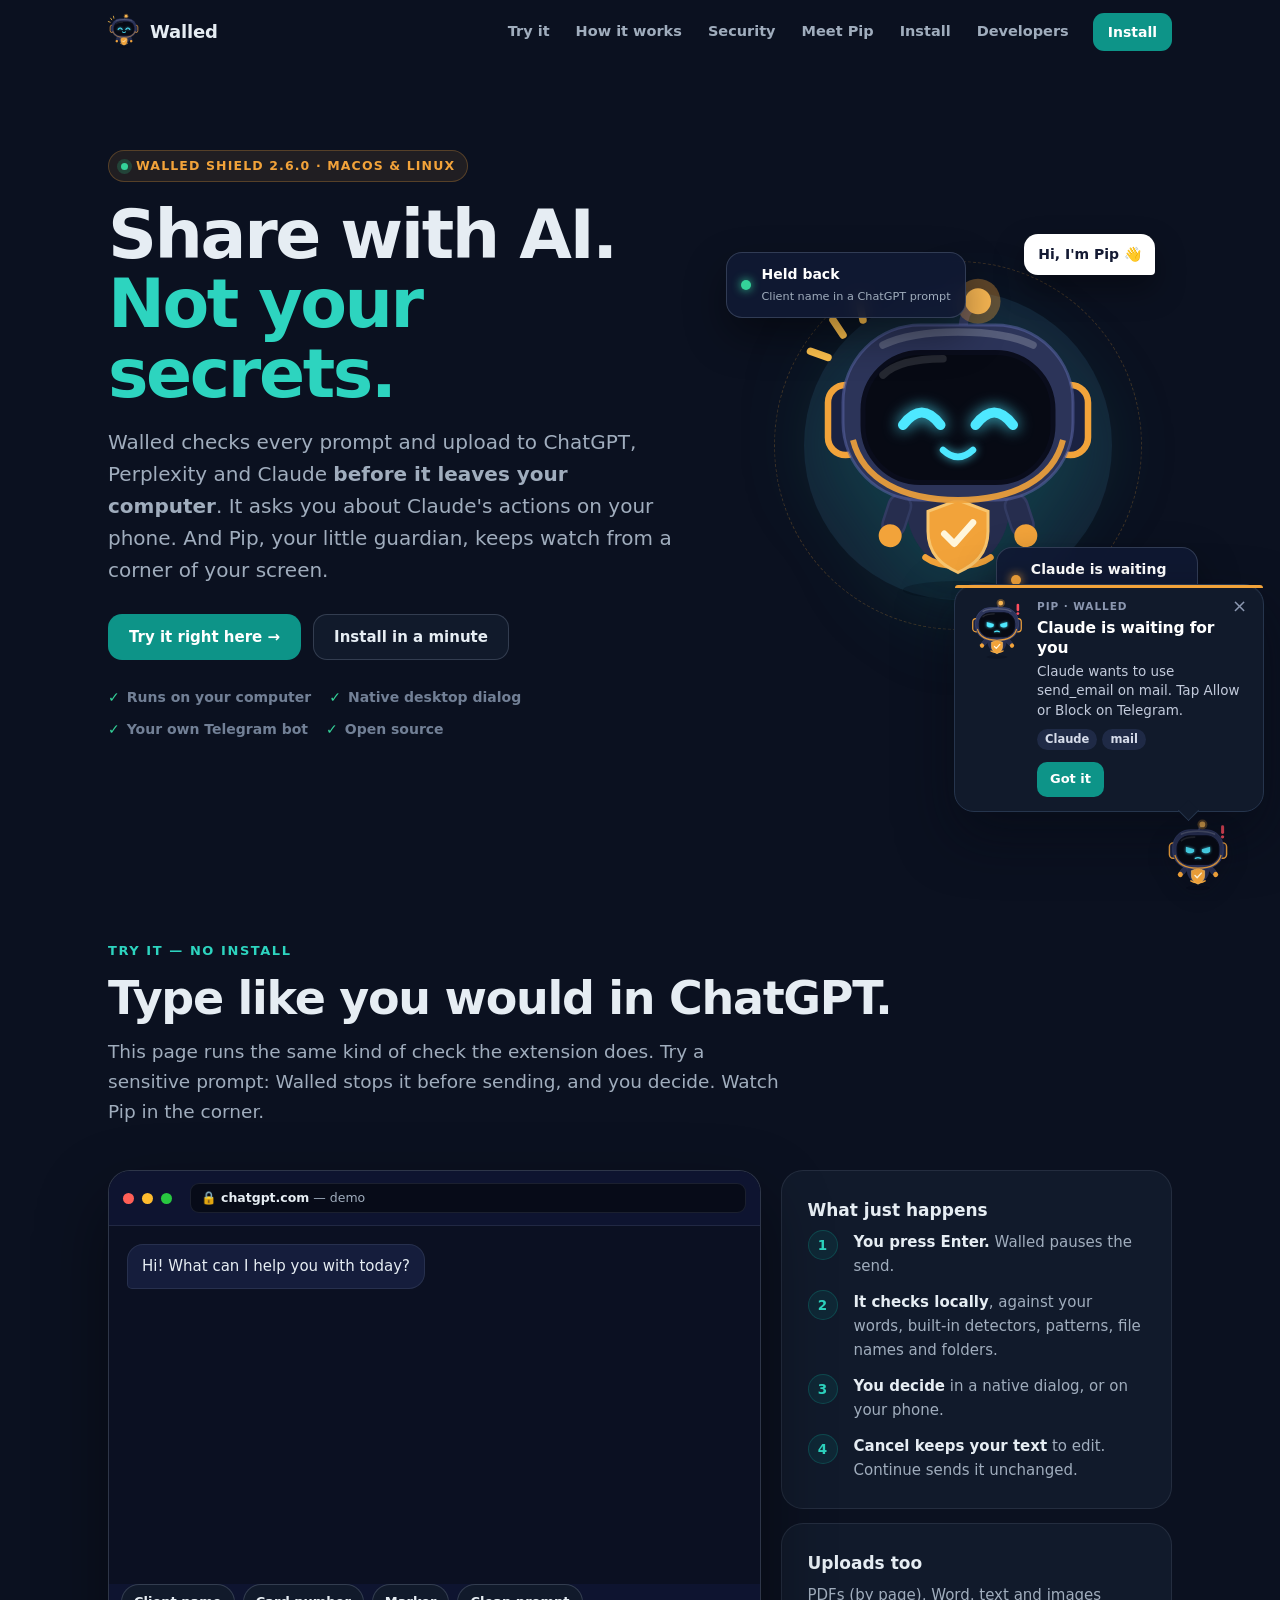
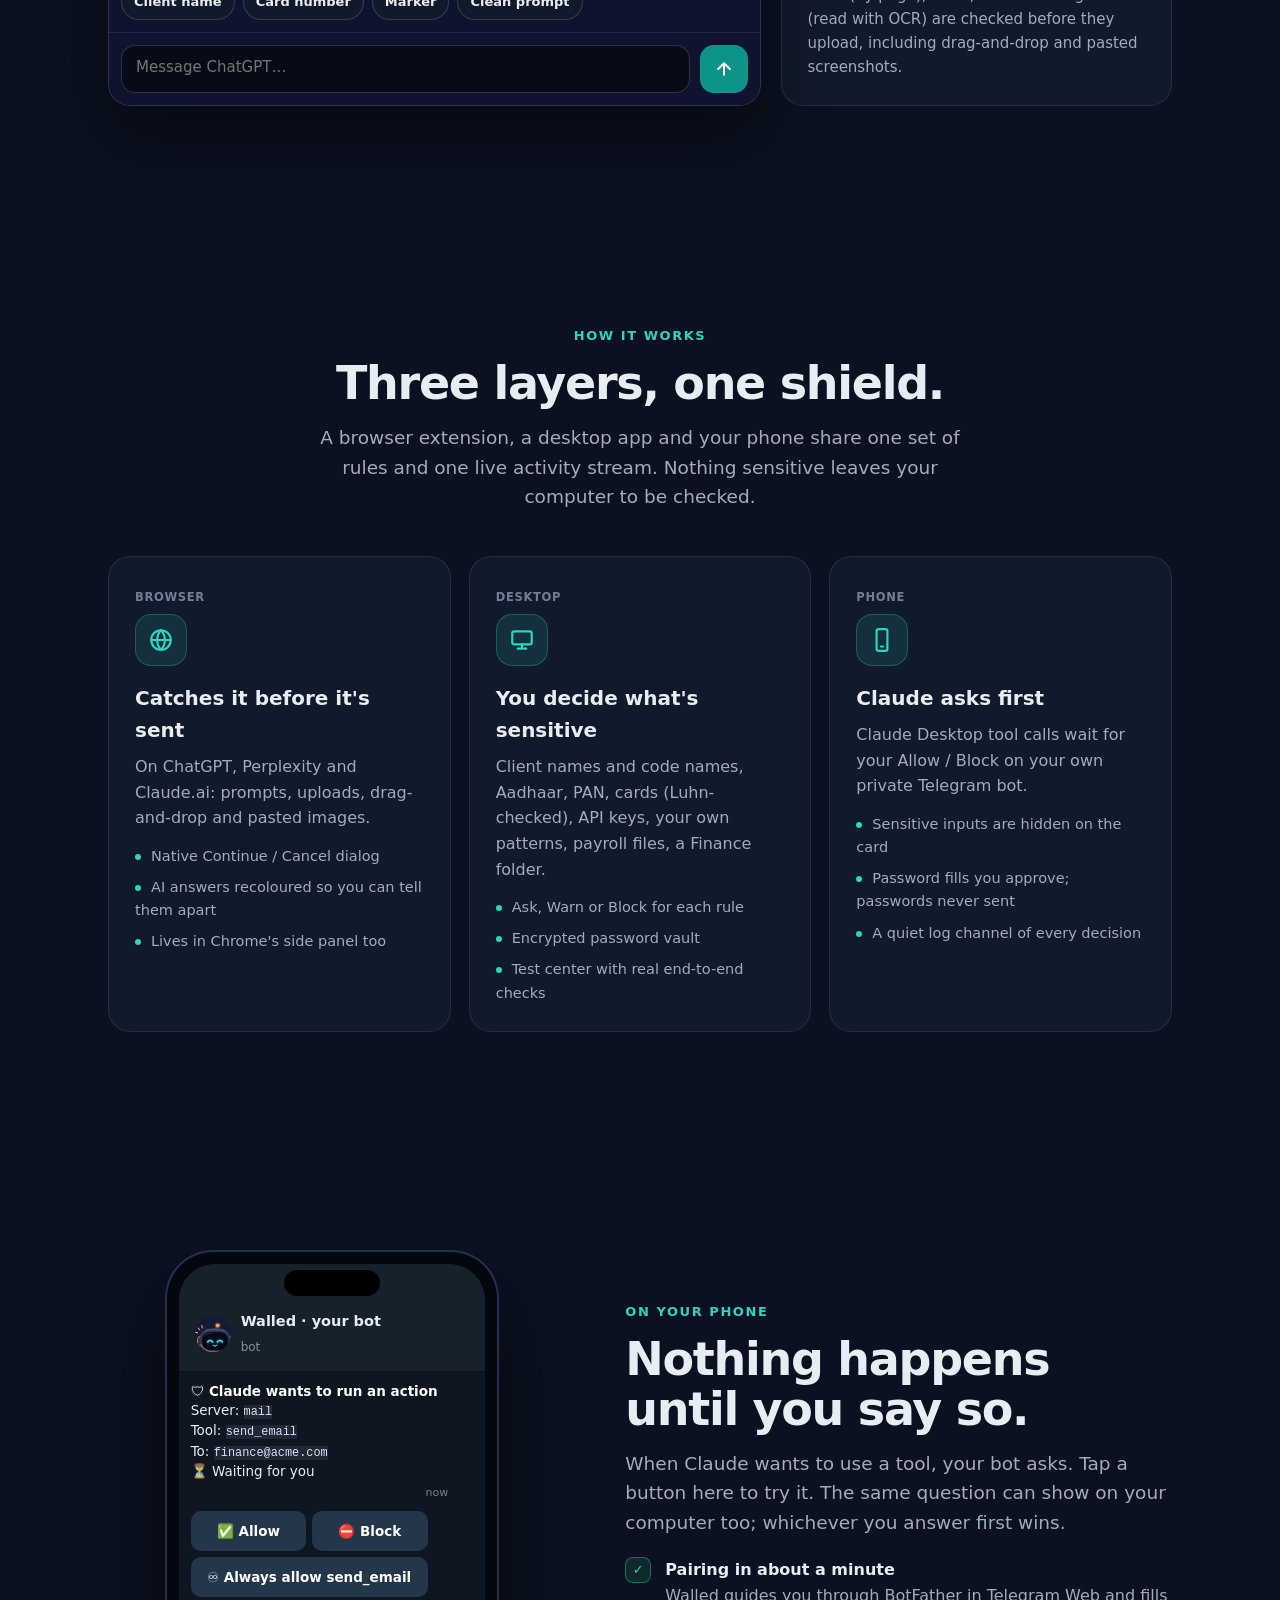
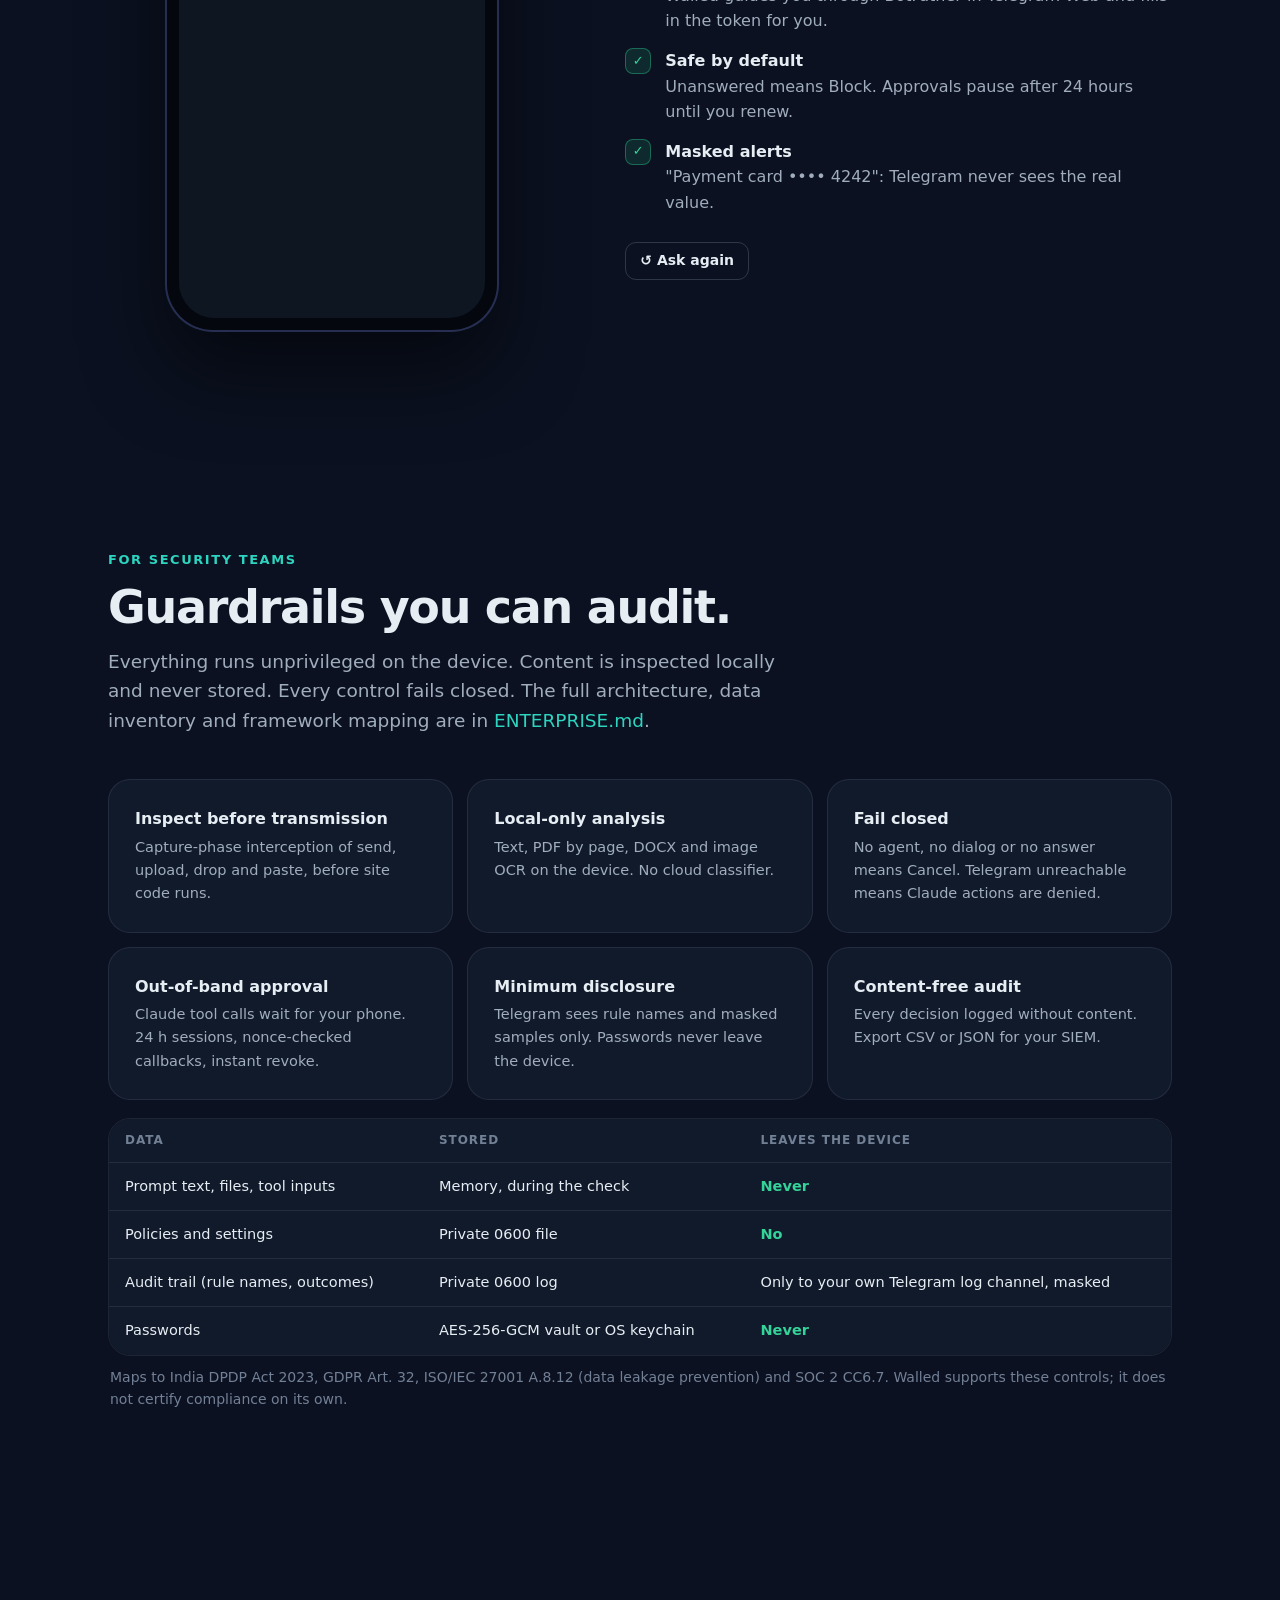
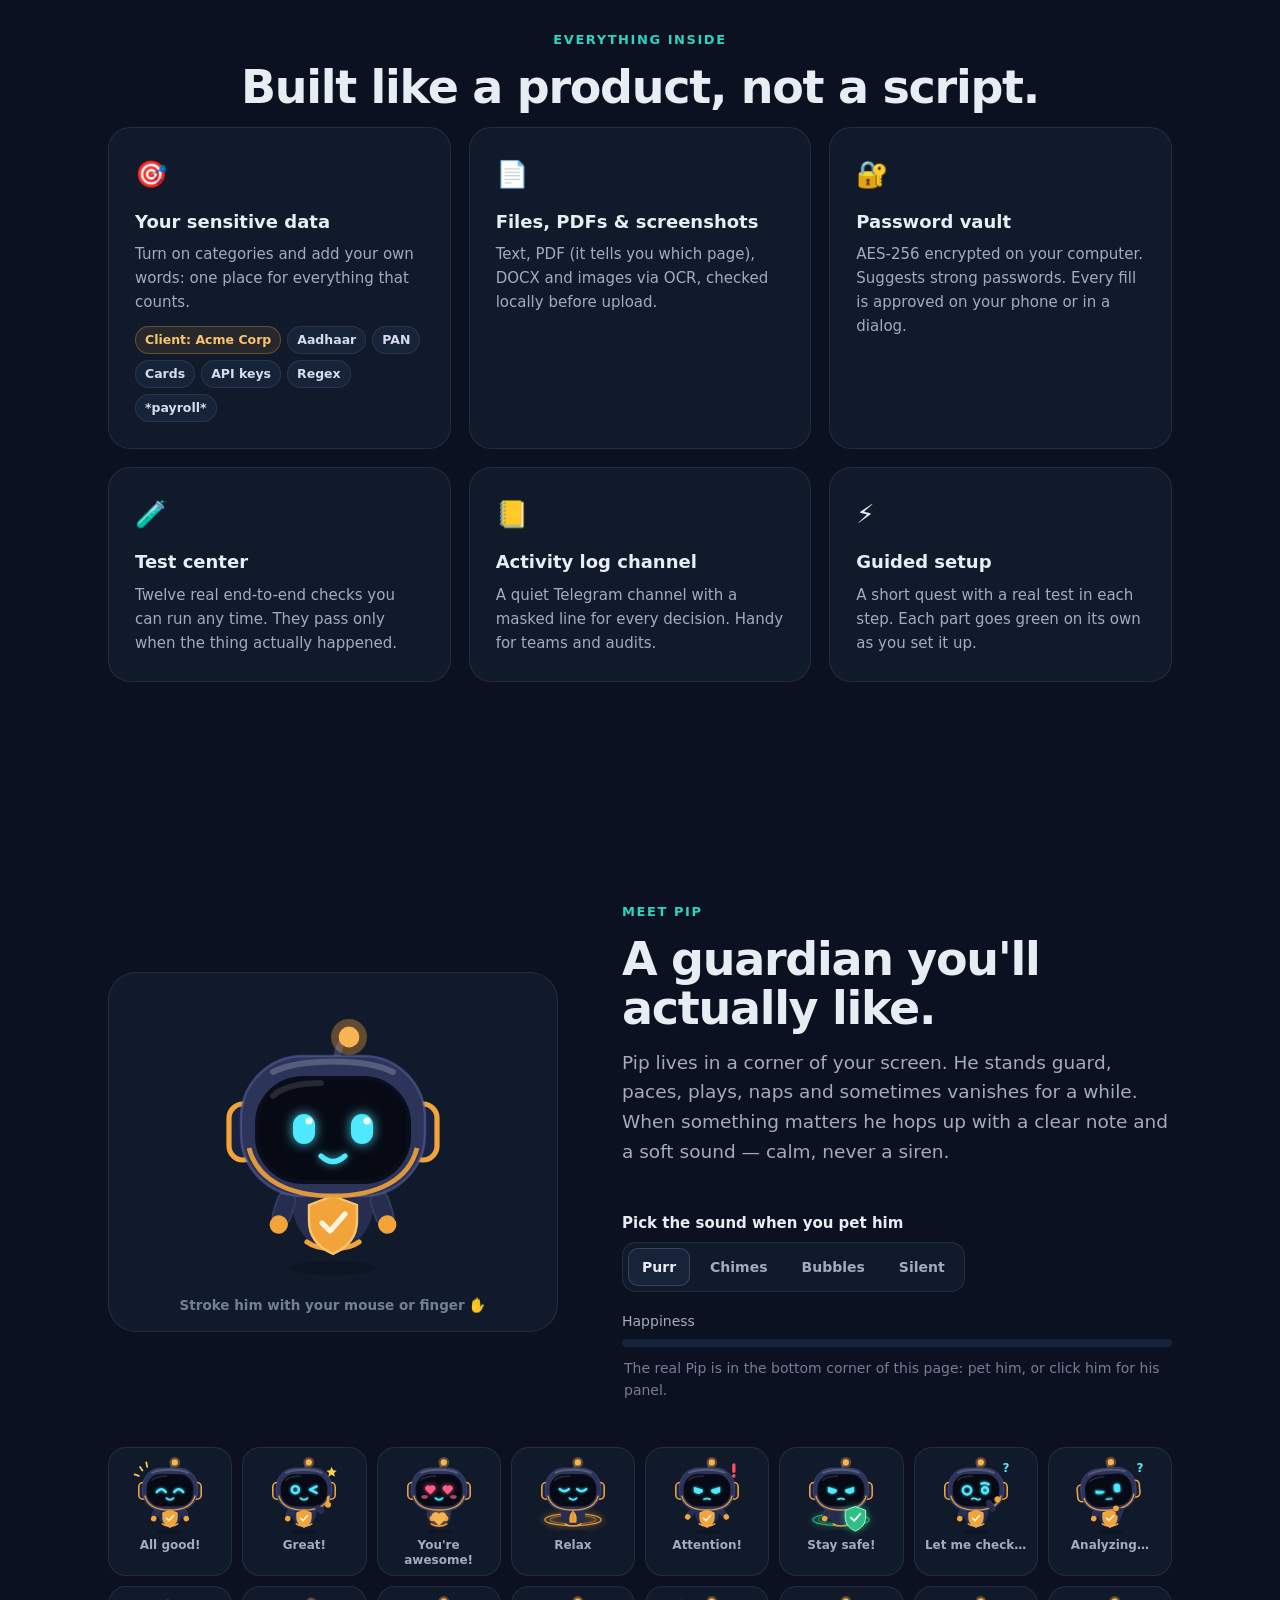
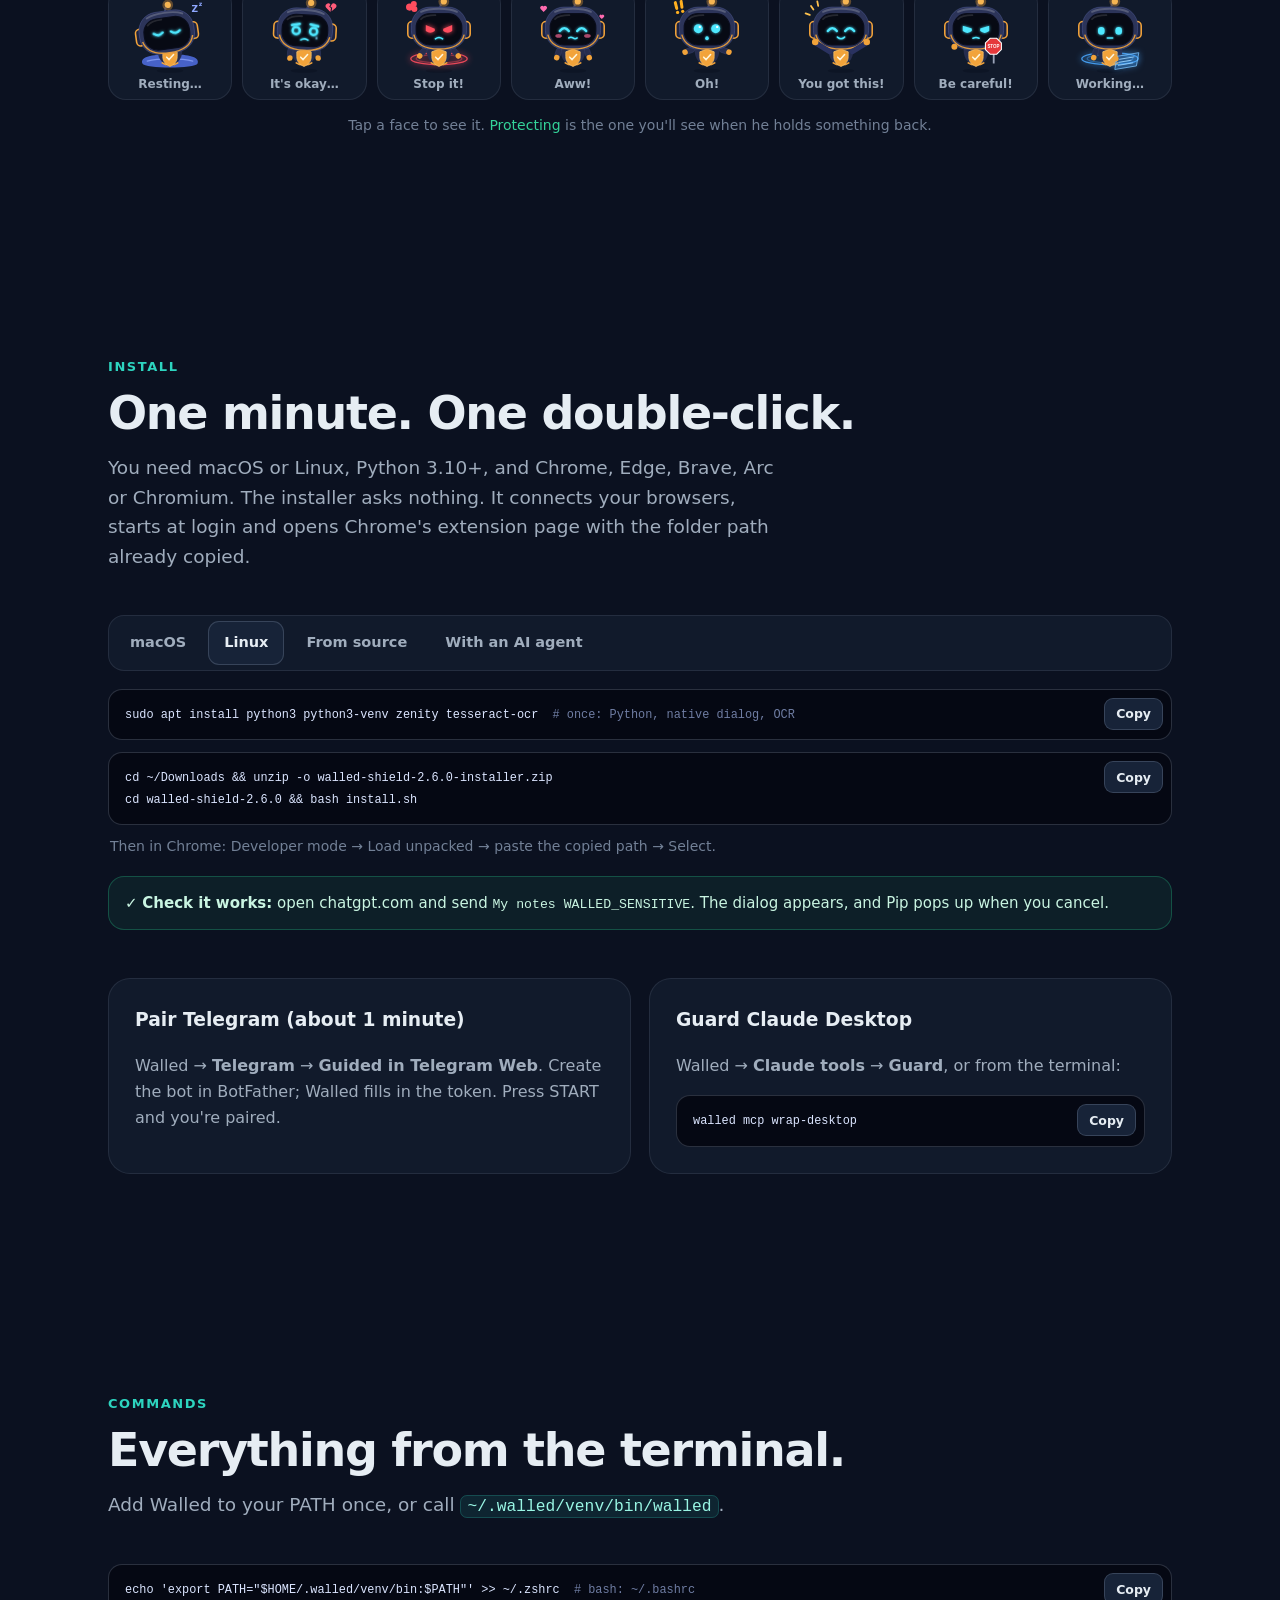
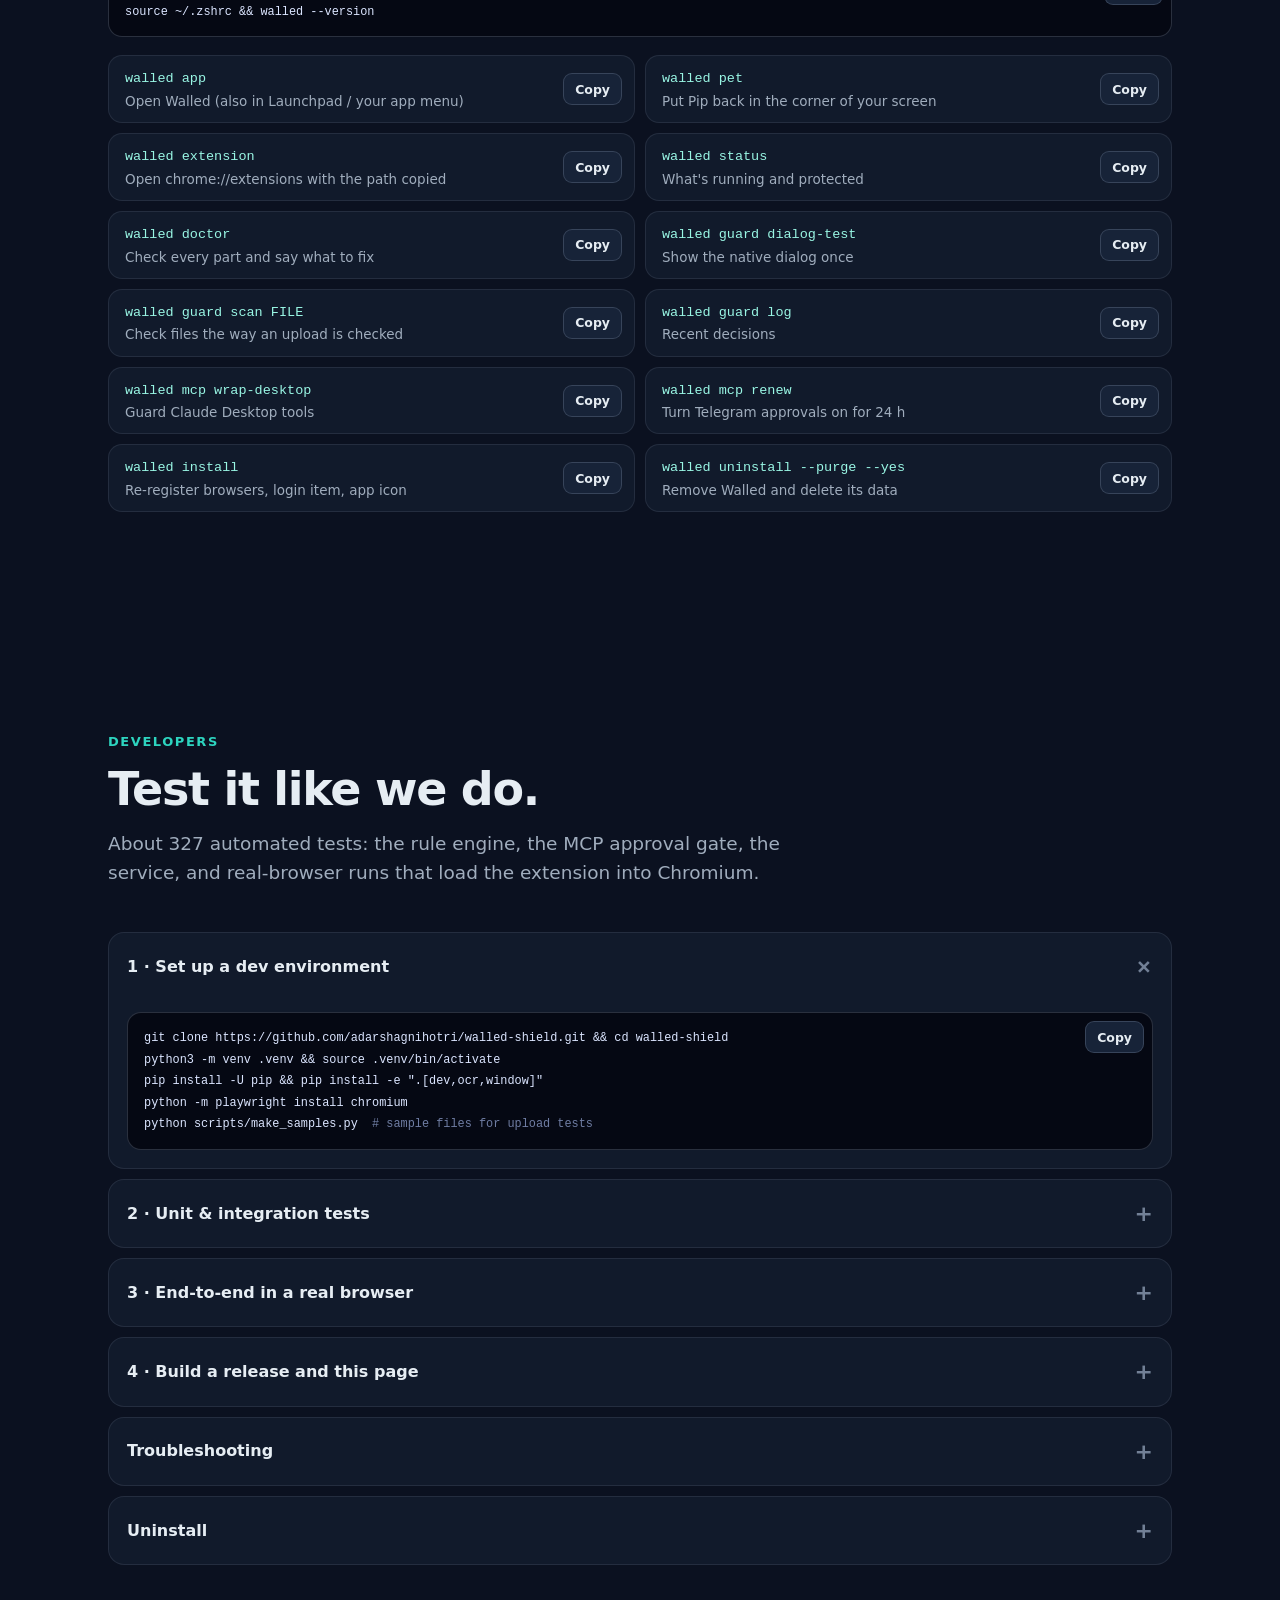
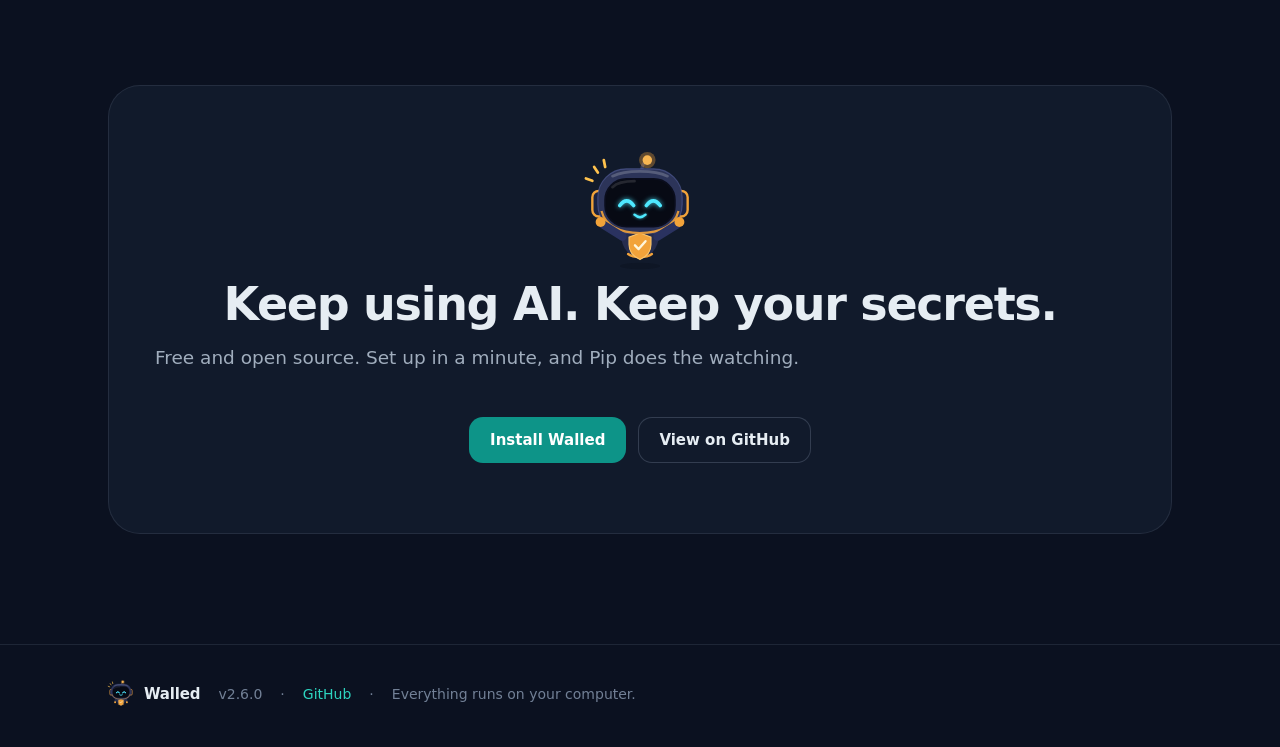
<file: site/index.html>
<!doctype html>
<html lang="en">
<head>
<meta charset="utf-8">
<meta name="viewport" content="width=device-width, initial-scale=1, viewport-fit=cover">
<meta name="theme-color" content="#0b1020">
<title>Walled — guard what you share with AI</title>
<meta name="description" content="Walled checks what you send to ChatGPT, Perplexity and Claude before it leaves your computer, asks you about Claude's actions on your phone, and keeps your passwords local. Meet Pip, your little guardian.">
<link rel="icon" href="[data-uri]">
<style>
:root{
  --bg:#0b1120;--bg2:#0f172a;--card:#111a2b;--card2:#172338;--line:rgba(148,163,184,.14);--line2:rgba(148,163,184,.26);
  --text:#e6edf3;--muted:#a0adbd;--dim:#728096;
  --sig:#0d9488;--sig2:#2dd4bf;--amb:#f2a33a;--cy:#4ee8ff;--ok:#34d399;--bad:#f87171;
  --r:22px;--pad:clamp(18px,4vw,28px);--max:1120px;
  --font:Inter,ui-sans-serif,system-ui,-apple-system,"Segoe UI",Roboto,sans-serif;
  --mono:ui-monospace,SFMono-Regular,Menlo,Consolas,monospace;
}
*{box-sizing:border-box}
html{scroll-behavior:smooth;scroll-padding-top:76px;-webkit-text-size-adjust:100%}
body{margin:0;background:var(--bg);color:var(--text);font:400 16px/1.6 var(--font);-webkit-font-smoothing:antialiased;overflow-x:hidden}
img,svg{max-width:100%}
a{color:var(--sig2);text-decoration:none}
a:hover{text-decoration:underline}
button{font:inherit;color:inherit}
:focus-visible{outline:2px solid var(--sig2);outline-offset:3px;border-radius:8px}
code,kbd{font-family:var(--mono);font-size:.88em}
p code,li code,td code,.inline{background:rgba(45,212,191,.1);border:1px solid rgba(45,212,191,.22);color:#99f6e4;padding:1px 6px;border-radius:7px;white-space:nowrap}
kbd{background:var(--card2);border:1px solid var(--line2);border-bottom-width:2px;padding:1px 6px;border-radius:6px}
.wrap{width:100%;max-width:var(--max);margin:0 auto;padding:0 var(--pad)}
.sr{position:absolute;width:1px;height:1px;overflow:hidden;clip:rect(0 0 0 0)}

/* ---------- nav */
.nav{position:fixed;inset:0 0 auto;z-index:50;transition:background .3s,border-color .3s;border-bottom:1px solid transparent}
.nav.solid{background:rgba(8,12,26,.78);backdrop-filter:saturate(1.4) blur(14px);-webkit-backdrop-filter:saturate(1.4) blur(14px);border-color:var(--line)}
.nav .wrap{display:flex;align-items:center;height:64px;gap:16px}
.brand{display:flex;align-items:center;gap:10px;color:var(--text);font-weight:800;font-size:18px;letter-spacing:-.01em}
.brand:hover{text-decoration:none}.brand .pa{--pa-size:32px}
.nav-links{display:flex;gap:26px;margin-left:auto;font-weight:600;font-size:14.5px}
.nav-links a{color:var(--muted)}.nav-links a:hover{color:var(--text);text-decoration:none}
.nav .btn{margin-left:8px}
.burger{display:none;margin-left:auto;width:44px;height:44px;border-radius:12px;border:1px solid var(--line2);background:var(--card);cursor:pointer;place-items:center}
.burger span{display:block;width:18px;height:2px;background:var(--text);border-radius:2px;position:relative;transition:transform .25s}
.burger span::before,.burger span::after{content:"";position:absolute;left:0;width:18px;height:2px;background:var(--text);border-radius:2px;transition:transform .25s,top .25s}
.burger span::before{top:-6px}.burger span::after{top:6px}
.menu-open .burger span{background:transparent}.menu-open .burger span::before{top:0;transform:rotate(45deg)}.menu-open .burger span::after{top:0;transform:rotate(-45deg)}
.sheet{position:fixed;inset:64px 0 auto;z-index:49;background:rgba(8,12,26,.97);backdrop-filter:blur(14px);border-bottom:1px solid var(--line);padding:10px var(--pad) 22px;display:none}
.menu-open .sheet{display:grid;gap:4px;animation:drop .25s ease-out}
.sheet a{color:var(--text);font-weight:650;font-size:18px;padding:12px 4px;border-bottom:1px solid var(--line)}
.sheet a:last-child{border:0;margin-top:10px;text-align:center}

/* ---------- buttons */
.btn{display:inline-flex;align-items:center;justify-content:center;gap:8px;min-height:46px;padding:0 20px;border-radius:14px;font-weight:750;font-size:15px;border:1px solid var(--line2);background:var(--card);color:var(--text);cursor:pointer;white-space:nowrap;transition:transform .15s,filter .15s,box-shadow .2s}
.btn:hover{text-decoration:none;filter:brightness(1.12);transform:translateY(-1px)}
.btn.primary{background:var(--sig);border-color:transparent;color:#fff}.btn.primary:hover{background:#0f766e;filter:none}
.btn.small{min-height:38px;padding:0 14px;font-size:14px;border-radius:11px}
.btn.ghost{background:transparent}

/* ---------- hero */
.hero{position:relative;padding:clamp(108px,16vw,150px) 0 clamp(40px,8vw,90px);overflow:hidden}

.hero .grid{position:relative;display:grid;grid-template-columns:1.15fr .85fr;gap:clamp(24px,5vw,56px);align-items:center}
.eyebrow{display:inline-flex;align-items:center;gap:8px;font-size:12.5px;font-weight:750;letter-spacing:.09em;text-transform:uppercase;color:var(--amb);background:rgba(242,163,58,.09);border:1px solid rgba(242,163,58,.26);padding:5px 12px;border-radius:99px}
.eyebrow i{width:7px;height:7px;border-radius:50%;background:var(--ok);box-shadow:0 0 0 4px rgba(46,229,157,.18)}
h1{font-size:clamp(38px,7.2vw,68px);line-height:1.02;letter-spacing:-.035em;margin:18px 0 18px;font-weight:850}
.grad{color:var(--sig2)}
.lede{font-size:clamp(17px,2.2vw,20px);color:var(--muted);margin:0 0 28px;max-width:580px}
.cta{display:flex;gap:12px;flex-wrap:wrap}
.trust{display:flex;gap:10px 18px;flex-wrap:wrap;margin-top:26px;color:var(--dim);font-size:14px;font-weight:600}
.trust span{display:inline-flex;align-items:center;gap:7px}.trust span::before{content:"✓";color:var(--ok);font-weight:900}
.stage{position:relative;display:grid;place-items:center;min-height:clamp(300px,42vw,440px)}
.stage .halo{position:absolute;width:72%;aspect-ratio:1;border-radius:50%;background:#132235}
.stage .ring{position:absolute;width:86%;aspect-ratio:1;border-radius:50%;border:1px dashed rgba(242,163,58,.22);animation:spin 40s linear infinite}
#hero-pip{--pa-size:clamp(200px,30vw,300px);filter:drop-shadow(0 30px 40px rgba(13,148,136,.25));cursor:pointer}
.toast{position:absolute;display:flex;gap:10px;align-items:center;max-width:250px;background:rgba(17,25,52,.92);backdrop-filter:blur(8px);border:1px solid var(--line2);border-radius:16px;padding:10px 14px;font-size:13.5px;font-weight:600;box-shadow:0 18px 40px rgba(0,0,0,.4);animation:floaty 6s ease-in-out infinite}
.toast b{display:block;font-size:14px;color:#fff}.toast small{color:var(--muted);font-weight:500}
.toast .dot{flex:none;width:10px;height:10px;border-radius:50%}
.toast.t1{top:6%;left:-4%}.toast.t2{bottom:12%;right:-6%;animation-delay:-3s}
.toast.t1 .dot{background:var(--ok);box-shadow:0 0 10px var(--ok)}.toast.t2 .dot{background:var(--amb);box-shadow:0 0 10px var(--amb)}
.say{position:absolute;top:2%;right:4%;background:#fff;color:#141a33;font-weight:700;font-size:14px;padding:9px 14px;border-radius:14px 14px 4px 14px;box-shadow:0 14px 30px rgba(0,0,0,.35);transition:opacity .25s,transform .25s}
.say.hide{opacity:0;transform:translateY(6px)}

/* ---------- sections */
section{position:relative;padding:clamp(64px,10vw,110px) 0}
.kicker{font-size:13px;font-weight:800;letter-spacing:.12em;text-transform:uppercase;color:var(--sig2);margin-bottom:12px;display:block}
h2{font-size:clamp(30px,4.6vw,46px);line-height:1.08;letter-spacing:-.028em;margin:0 0 14px;font-weight:820}
.sub{font-size:clamp(16px,2vw,18.5px);color:var(--muted);max-width:680px;margin:0 0 clamp(28px,5vw,44px)}
.center{text-align:center}.center .sub{margin-left:auto;margin-right:auto}
.card{background:var(--card);border:1px solid var(--line);border-radius:var(--r);padding:clamp(18px,3vw,26px)}
.reveal{opacity:0;transform:translateY(22px);transition:opacity .7s ease,transform .7s cubic-bezier(.2,.8,.2,1)}
.reveal.in{opacity:1;transform:none}

/* ---------- demo: chat */
.demo{display:grid;grid-template-columns:1.25fr .75fr;gap:20px;align-items:stretch}
.window{background:#0b1022;border:1px solid var(--line2);border-radius:var(--r);overflow:hidden;box-shadow:0 30px 70px rgba(0,0,0,.45);display:flex;flex-direction:column;min-height:440px;position:relative}
.bar{display:flex;align-items:center;gap:8px;padding:12px 14px;border-bottom:1px solid var(--line);background:#0e1430}
.bar i{width:11px;height:11px;border-radius:50%;background:#3a4366}.bar i:nth-child(1){background:#ff5f57}.bar i:nth-child(2){background:#febc2e}.bar i:nth-child(3){background:#28c840}
.bar .url{margin-left:10px;flex:1;min-width:0;background:#070b18;border:1px solid var(--line);border-radius:9px;padding:4px 10px;font-size:12.5px;color:var(--muted);white-space:nowrap;overflow:hidden;text-overflow:ellipsis}
.bar .url b{color:var(--text);font-weight:600}
.chat{flex:1;padding:18px;display:flex;flex-direction:column;gap:12px;overflow:auto;max-height:420px}
.msg{max-width:84%;padding:10px 14px;border-radius:16px;font-size:15px;line-height:1.5;animation:pop .3s ease-out}
.msg.ai{background:#151d3c;border:1px solid var(--line);align-self:flex-start;border-bottom-left-radius:5px}
.msg.me{background:#1d3b45;align-self:flex-end;border-bottom-right-radius:5px}
.msg.sys{align-self:center;background:transparent;color:var(--dim);font-size:13px;padding:2px}
.composer{border-top:1px solid var(--line);padding:12px;display:flex;gap:10px;align-items:flex-end;background:#0e1430}
.composer textarea{flex:1;min-width:0;resize:none;background:#070b18;border:1px solid var(--line2);border-radius:14px;color:var(--text);font:15px/1.45 var(--font);padding:11px 14px;min-height:48px;max-height:140px}
.composer textarea:focus{outline:none;border-color:var(--sig2);box-shadow:0 0 0 3px rgba(45,212,191,.2)}
.send{flex:none;width:48px;height:48px;border-radius:14px;border:0;background:var(--sig);color:#fff;cursor:pointer;display:grid;place-items:center}
.send svg{width:20px;height:20px}
.tries{display:flex;gap:8px;flex-wrap:wrap;padding:0 12px 12px;background:#0e1430}
.tries button{cursor:pointer;border:1px solid var(--line2);background:var(--card);border-radius:99px;padding:7px 12px;font-size:13px;font-weight:650;min-height:36px}
.tries button:hover{border-color:var(--sig2)}
.side{display:grid;gap:14px;align-content:start}
.side .card h3{margin:0 0 6px;font-size:17px}.side .card p{margin:0;color:var(--muted);font-size:15px}
.steps{list-style:none;margin:0;padding:0;display:grid;gap:12px}
.steps li{display:grid;grid-template-columns:34px 1fr;gap:12px;align-items:start;color:var(--muted);font-size:15px}
.steps li b{color:var(--text)}
.steps .n{width:30px;height:30px;border-radius:50%;display:grid;place-items:center;font-weight:800;font-size:13.5px;color:var(--sig2);background:rgba(13,148,136,.12);border:1px solid rgba(13,148,136,.3)}
.steps li.done .n{background:rgba(46,229,157,.14);border-color:rgba(46,229,157,.4);color:var(--ok)}
/* native-looking dialog */
.scrim{position:absolute;inset:0;background:rgba(4,7,16,.55);backdrop-filter:blur(3px);display:grid;place-items:center;padding:16px;z-index:3;animation:fade .2s}
.scrim[hidden]{display:none}
.alert{width:min(380px,100%);background:#ecedf1;color:#1c1d21;border-radius:16px;box-shadow:0 30px 80px rgba(0,0,0,.6);padding:20px 20px 16px;text-align:center;font:13px/1.45 -apple-system,BlinkMacSystemFont,"Segoe UI",sans-serif;animation:alertIn .28s cubic-bezier(.2,1.2,.3,1)}
.alert .icon{width:58px;height:58px;margin:0 auto 10px;border-radius:14px;overflow:hidden;background:#141a35;display:grid;place-items:center}
.alert .icon .pa{--pa-size:62px;margin-top:10px}
.alert h4{margin:0 0 6px;font-size:14px;font-weight:700}
.alert p{margin:0 0 10px;color:#3a3c44}
.alert .detail{background:#fff;border:1px solid #d5d7de;border-radius:8px;padding:8px 10px;text-align:left;font-size:12.5px;color:#2a2c33;margin-bottom:14px;max-height:110px;overflow:auto;white-space:pre-wrap;word-break:break-word}
.alert .row{display:flex;gap:8px}
.alert button{flex:1;min-height:36px;border-radius:9px;border:0;font-weight:600;cursor:pointer;font-size:13.5px}
.alert .cancel{background:#1f7aff;color:#fff}.alert .go{background:#d9dbe1;color:#1c1d21}
.alert .via{margin-top:10px;font-size:11.5px;color:#6b6e78}

/* ---------- layers */
.layers{display:grid;grid-template-columns:repeat(3,1fr);gap:18px;position:relative}
.layer{position:relative;overflow:hidden}
.layer .ico{width:52px;height:52px;border-radius:16px;display:grid;place-items:center;margin-bottom:16px;background:rgba(45,212,191,.12);border:1px solid rgba(45,212,191,.28)}
.layer .ico svg{width:26px;height:26px;stroke:var(--sig2);fill:none;stroke-width:2;stroke-linecap:round;stroke-linejoin:round}
.layer h3{margin:0 0 8px;font-size:20px}.layer p{margin:0 0 14px;color:var(--muted)}
.layer ul{margin:0;padding:0;list-style:none;display:grid;gap:8px;font-size:14.5px;color:var(--muted)}
.layer li::before{content:"";display:inline-block;width:6px;height:6px;border-radius:50%;background:var(--sig2);margin-right:10px;vertical-align:middle}
.tag{display:inline-block;font-size:11.5px;font-weight:750;letter-spacing:.06em;text-transform:uppercase;color:var(--dim);margin-bottom:8px}

/* ---------- phone */
.phone-wrap{display:grid;grid-template-columns:.9fr 1.1fr;gap:clamp(24px,6vw,70px);align-items:center}
.phone{width:min(330px,100%);margin:0 auto;aspect-ratio:9/18.5;border-radius:46px;background:#05070f;padding:12px;box-shadow:0 0 0 2px #262f52,0 40px 80px rgba(0,0,0,.55);position:relative}
.phone::before{content:"";position:absolute;top:18px;left:50%;transform:translateX(-50%);width:96px;height:26px;border-radius:20px;background:#000;z-index:2}
.screen{height:100%;border-radius:36px;overflow:hidden;background:#0e1621;display:flex;flex-direction:column}
.tg-head{display:flex;align-items:center;gap:10px;padding:46px 16px 12px;background:#17212b;border-bottom:1px solid #0d141c}
.tg-head .av{width:36px;height:36px;border-radius:50%;background:#141a35;display:grid;place-items:center;overflow:hidden}.tg-head .av .pa{--pa-size:40px;margin-top:8px}
.tg-head b{display:block;font-size:14.5px}.tg-head small{color:#7f91a4;font-size:12px}
.tg-body{flex:1;padding:14px 12px;display:flex;flex-direction:column;gap:10px;overflow:auto;background:#0e1621;border-radius:16px 16px 16px 6px;padding:10px 12px;font-size:13.5px;line-height:1.45;max-width:92%;animation:pop .3s ease-out}
.bubble b{color:#fff}.bubble code{background:rgba(255,255,255,.08);border:0;color:#cfe1ff;white-space:normal}
.bubble .meta{color:#6f8396;font-size:11px;text-align:right;margin-top:4px}
.kb{display:grid;grid-template-columns:1fr 1fr;gap:6px;max-width:92%}
.kb button{min-height:40px;border-radius:10px;border:0;background:#24364a;color:#fff;font-weight:650;font-size:13.5px;cursor:pointer}
.kb button.wide{grid-column:1/-1}
.kb button:hover{background:#2f4660}
.kb[aria-disabled="true"] button{opacity:.45;pointer-events:none}
.ptext h3{font-size:20px;margin:0 0 6px}.ptext p{color:var(--muted);margin:0 0 20px}
.feat-list{display:grid;gap:14px;margin:0 0 26px;padding:0;list-style:none}
.feat-list li{display:grid;grid-template-columns:28px 1fr;gap:12px;color:var(--muted)}
.feat-list li b{color:var(--text);display:block}
.feat-list .ck{width:26px;height:26px;border-radius:8px;background:rgba(46,229,157,.12);border:1px solid rgba(46,229,157,.35);color:var(--ok);display:grid;place-items:center;font-weight:900;font-size:13px}

/* ---------- features */
.guards{display:grid;grid-template-columns:repeat(3,1fr);gap:14px}
.guards b{display:block;font-size:16px;margin-bottom:4px}.guards p{margin:0;color:var(--muted);font-size:14.5px}
.dtable{margin-top:18px;overflow-x:auto;border:1px solid var(--line);border-radius:var(--r)}
.dtable table{width:100%;border-collapse:collapse;min-width:560px;background:var(--card)}
.dtable th,.dtable td{text-align:left;padding:12px 16px;border-bottom:1px solid var(--line);font-size:14.5px}
.dtable th{font-size:12px;letter-spacing:.08em;text-transform:uppercase;color:var(--dim)}
.dtable tr:last-child td{border-bottom:0}.dtable td.no{color:var(--ok);font-weight:650}
.features{display:grid;grid-template-columns:repeat(3,1fr);gap:18px}
.feature h3{margin:12px 0 6px;font-size:18px}.feature p{margin:0;color:var(--muted);font-size:15px}
.feature .em{font-size:26px}
.chips{display:flex;flex-wrap:wrap;gap:6px;margin-top:12px}
.chips span{font-size:12.5px;font-weight:650;padding:3px 9px;border-radius:99px;background:var(--card2);border:1px solid var(--line);color:#d6dcf0}
.chips span.hot{background:rgba(242,163,58,.1);border-color:rgba(242,163,58,.3);color:#f8c56e}

/* ---------- pip */
.pip-zone{display:grid;grid-template-columns:.9fr 1.1fr;gap:clamp(24px,6vw,64px);align-items:center}
.petbox{position:relative;border-radius:28px;background:var(--card);border:1px solid var(--line);min-height:360px;display:grid;place-items:center;overflow:hidden;touch-action:none;user-select:none;-webkit-user-select:none}
#pet-pip{--pa-size:min(240px,60vw);cursor:grab}
.petbox .hint{position:absolute;bottom:14px;left:0;right:0;text-align:center;color:var(--dim);font-size:13.5px;font-weight:600}
.petbox .hearts{position:absolute;inset:0;pointer-events:none}
.petbox .hearts i{position:absolute;font-style:normal;color:#ff6b9a;font-size:20px;animation:rise 1.4s ease-out forwards}
.meter{height:8px;border-radius:99px;background:var(--card2);overflow:hidden;margin:6px 0 2px}.meter i{display:block;height:100%;width:0;background:#f472b6;transition:width .2s}
.seg{display:inline-flex;flex-wrap:wrap;gap:6px;background:var(--card);border:1px solid var(--line);padding:5px;border-radius:14px;margin:6px 0 18px}
.seg button{cursor:pointer;border:0;background:transparent;color:var(--muted);font-weight:700;font-size:14px;padding:8px 14px;border-radius:10px;min-height:38px}
.seg button[aria-pressed="true"]{background:var(--card2);color:var(--text);box-shadow:inset 0 0 0 1px var(--line2)}
.faces{display:grid;grid-template-columns:repeat(8,1fr);gap:10px;margin-top:clamp(28px,5vw,46px)}
.face{cursor:pointer;border:1px solid var(--line);background:var(--card);border-radius:18px;padding:10px 4px 8px;display:flex;flex-direction:column;align-items:center;gap:2px;transition:transform .15s,border-color .15s}
.face:hover,.face[aria-pressed="true"]{transform:translateY(-3px);border-color:var(--sig2)}
.face .pa{--pa-size:72px}.face span{font-size:12px;font-weight:650;color:var(--muted);text-align:center;line-height:1.2}
.green{color:var(--ok)}

/* ---------- install */
.install{display:grid;grid-template-columns:1fr;gap:18px}
.tabs{display:flex;gap:6px;background:var(--card);border:1px solid var(--line);padding:5px;border-radius:16px;overflow-x:auto;scrollbar-width:none;margin-bottom:18px;max-width:100%}
.tabs::-webkit-scrollbar{display:none}
.tabs button{flex:none;cursor:pointer;border:0;background:transparent;color:var(--muted);font-weight:700;font-size:14.5px;padding:10px 16px;border-radius:11px;min-height:42px}
.tabs button[aria-selected="true"]{background:var(--card2);color:var(--text);box-shadow:inset 0 0 0 1px var(--line2)}
.panel[hidden]{display:none}
.isteps{display:grid;grid-template-columns:repeat(3,1fr);gap:16px}
.istep{position:relative}
.istep .num{font-size:13px;font-weight:800;color:var(--sig2);letter-spacing:.06em}
.istep h3{margin:6px 0 6px;font-size:18px}.istep p{margin:0;color:var(--muted);font-size:15px}
.cmd{position:relative;margin:12px 0 0}
.cmd pre{margin:0;background:#050813;border:1px solid var(--line2);border-radius:14px;padding:14px 16px;padding-right:84px;overflow-x:auto;color:#dbe5ff;font-size:13.5px;line-height:1.6;-webkit-overflow-scrolling:touch}
.cmd pre .c{color:#6f7da3}
.copy{position:absolute;top:9px;right:9px;cursor:pointer;border:1px solid var(--line2);background:var(--card2);color:var(--text);font:700 12.5px var(--font);padding:6px 11px;border-radius:9px;min-height:32px}
.copy:hover{border-color:var(--sig2)}.copy.done{color:var(--ok);border-color:var(--ok)}
.note{color:var(--dim);font-size:14px;margin:10px 2px 0}.note b{color:var(--muted)}
.callout{margin-top:18px;border-radius:16px;padding:14px 16px;background:rgba(46,229,157,.07);border:1px solid rgba(46,229,157,.25);color:#c9f5e2;font-size:15px}

/* ---------- commands */
.cmds{display:grid;grid-template-columns:repeat(2,1fr);gap:10px}
.cmd-row{display:flex;align-items:center;gap:12px;background:var(--card);border:1px solid var(--line);border-radius:14px;padding:12px 12px 12px 16px;min-height:60px}
.cmd-row div{flex:1;min-width:0}
.cmd-row code{display:block;font-size:13.5px;color:#99f6e4;white-space:nowrap;overflow:hidden;text-overflow:ellipsis}
.cmd-row small{display:block;color:var(--muted);font-size:13.5px;line-height:1.35;margin-top:2px}
.cmd-row .copy{position:static;flex:none}

/* ---------- details */
details{background:var(--card);border:1px solid var(--line);border-radius:16px;margin-bottom:10px;overflow:hidden}
details summary{cursor:pointer;list-style:none;padding:16px 18px;font-weight:700;display:flex;align-items:center;gap:12px;min-height:56px}
details summary::-webkit-details-marker{display:none}
details summary::after{content:"+";margin-left:auto;font-size:22px;color:var(--dim);transition:transform .2s}
details[open] summary::after{transform:rotate(45deg)}
details .inner{padding:0 18px 18px;color:var(--muted)}
details .inner p{margin:0 0 8px}
.prompt pre{max-height:380px;white-space:pre-wrap;word-break:break-word}
.two{display:grid;grid-template-columns:1fr 1fr;gap:18px}

/* ---------- final cta + footer */
.final{text-align:center;border-radius:32px;padding:clamp(36px,7vw,70px) var(--pad);background:var(--card);border:1px solid var(--line)}
.final .pa{--pa-size:110px}
footer{padding:36px 0 calc(40px + env(safe-area-inset-bottom));color:var(--dim);font-size:14px;border-top:1px solid var(--line)}
footer .wrap{display:flex;gap:10px 18px;flex-wrap:wrap;align-items:center}
footer .brand{font-size:15px}

@keyframes spin{to{transform:rotate(360deg)}}
@keyframes floaty{50%{transform:translateY(-10px)}}
@keyframes pop{from{opacity:0;transform:translateY(8px) scale(.97)}}
@keyframes fade{from{opacity:0}}
@keyframes drop{from{opacity:0;transform:translateY(-8px)}}
@keyframes alertIn{from{opacity:0;transform:scale(.92)}}
@keyframes rise{0%{opacity:0;transform:translateY(0) scale(.5)}20%{opacity:1}100%{opacity:0;transform:translateY(-90px) scale(1.2)}}

/* ---------- responsive */
@media (max-width:980px){
  .nav-links,.nav .btn.desk{display:none}.burger{display:grid}
  .hero .grid,.demo,.phone-wrap,.pip-zone{grid-template-columns:1fr}
  .stage{order:-1;min-height:300px;margin-top:-10px}
  .toast.t1{left:0}.toast.t2{right:0}
  .layers,.features,.isteps,.guards{grid-template-columns:1fr 1fr}
  .faces{grid-template-columns:repeat(4,1fr)}
  .side{grid-template-columns:1fr 1fr}
}
@media (max-width:640px){
  body{font-size:15.5px}
  .layers,.features,.isteps,.cmds,.two,.side,.guards{grid-template-columns:1fr}
  .cta .btn{flex:1 1 100%}
  .toast{max-width:200px;font-size:12.5px;padding:8px 11px}.toast b{font-size:13px}
  .toast.t1{top:0}.toast.t2{bottom:2%}
  .say{right:0;top:auto;bottom:0}
  .hero{padding-top:84px}.stage{min-height:250px;margin:0 0 6px}
  #hero-pip{--pa-size:190px}
  h1{margin-top:14px}
  .window{min-height:400px}.chat{max-height:340px}
  .faces{grid-template-columns:repeat(4,1fr);gap:8px}.face .pa{--pa-size:58px}.face span{font-size:11px}
  .phone{width:min(290px,86vw)}
  .petbox{min-height:300px}
  .cmd pre{font-size:12.5px;padding-right:16px;padding-top:44px}
}
@media (prefers-reduced-motion:reduce){*,*::before,*::after{animation:none!important;transition:none!important}.reveal{opacity:1;transform:none}}
</style>
</head>
<body>
<a class="sr" href="#main">Skip to content</a>
<header class="nav" id="nav"><div class="wrap">
  <a class="brand" href="#top" aria-label="Walled home"><span data-pip="happy" data-size="32"></span>Walled</a>
  <nav class="nav-links" aria-label="Main"><a href="#demo">Try it</a><a href="#how">How it works</a><a href="#security">Security</a><a href="#pip">Meet Pip</a><a href="#install">Install</a><a href="#developers">Developers</a></nav>
  <a class="btn primary small desk" href="#install">Install</a>
  <button class="burger" id="burger" aria-label="Menu" aria-expanded="false" aria-controls="sheet"><span></span></button>
</div></header>
<nav class="sheet" id="sheet" aria-label="Mobile">
  <a href="#demo">Try it</a><a href="#how">How it works</a><a href="#security">Security</a><a href="#pip">Meet Pip</a><a href="#install">Install</a><a href="#developers">Developers</a>
  <a class="btn primary" href="#install">Install Walled — free</a>
</nav>

<main id="main">
<!-- HERO -->
<section class="hero" id="top"><div class="wrap grid">
  <div>
    <span class="eyebrow"><i></i>Walled Shield 2.6.0 · macOS & Linux</span>
    <h1>Share with AI.<br><span class="grad">Not your secrets.</span></h1>
    <p class="lede">Walled checks every prompt and upload to ChatGPT, Perplexity and Claude <b>before it leaves your computer</b>. It asks you about Claude's actions on your phone. And Pip, your little guardian, keeps watch from a corner of your screen.</p>
    <div class="cta"><a class="btn primary" href="#demo">Try it right here →</a><a class="btn" href="#install">Install in a minute</a></div>
    <div class="trust"><span>Runs on your computer</span><span>Native desktop dialog</span><span>Your own Telegram bot</span><span>Open source</span></div>
  </div>
  <div class="stage" aria-hidden="true">
    <div class="halo"></div><div class="ring"></div>
    <div id="hero-pip" data-pip="happy" data-size="300" data-live="1"></div>
    <div class="say" id="say">Hi, I'm Pip 👋</div>
    <div class="toast t1"><span class="dot"></span><div><b>Held back</b><small>Client name in a ChatGPT prompt</small></div></div>
    <div class="toast t2"><span class="dot"></span><div><b>Claude is waiting</b><small>Allow or Block on Telegram</small></div></div>
  </div>
</div></section>

<!-- DEMO -->
<section id="demo"><div class="wrap">
  <div class="reveal"><span class="kicker">Try it — no install</span>
    <h2>Type like you would in ChatGPT.</h2>
    <p class="sub">This page runs the same kind of check the extension does. Try a sensitive prompt: Walled stops it before sending, and you decide. Watch Pip in the corner.</p></div>
  <div class="demo reveal">
    <div class="window" id="chatwin">
      <div class="bar"><i></i><i></i><i></i><div class="url">🔒 <b>chatgpt.com</b> — demo</div></div>
      <div class="chat" id="chat" aria-live="polite">
        <div class="msg ai">Hi! What can I help you with today?</div>
      </div>
      <div class="tries" aria-label="Examples">
        <button type="button" data-try="Summarise my call notes with Acme Corp about the Q3 renewal">Client name</button>
        <button type="button" data-try="Why was my card 4242 4242 4242 4242 charged twice?">Card number</button>
        <button type="button" data-try="My notes WALLED_SENSITIVE: launch plan for Project Falcon">Marker</button>
        <button type="button" data-try="Write a haiku about Monday mornings">Clean prompt</button>
      </div>
      <form class="composer" id="composer">
        <label class="sr" for="prompt-in">Message</label>
        <textarea id="prompt-in" rows="1" placeholder="Message ChatGPT…"></textarea>
        <button class="send" aria-label="Send"><svg viewBox="0 0 24 24" fill="none" stroke="currentColor" stroke-width="2.4" stroke-linecap="round" stroke-linejoin="round"><path d="M12 19V5M5 12l7-7 7 7"/></svg></button>
      </form>
      <div class="scrim" id="scrim" hidden>
        <div class="alert" role="alertdialog" aria-modal="true" aria-labelledby="al-h" aria-describedby="al-p">
          <div class="icon"><span data-pip="protect" data-size="62"></span></div>
          <h4 id="al-h">Sensitive data in your ChatGPT prompt</h4>
          <p id="al-p">Walled stopped this prompt before it was sent. Continue sends it unchanged. Cancel keeps it in the box so you can edit it.</p>
          <div class="detail" id="al-d"></div>
          <div class="row"><button class="go" id="al-go" type="button">Continue</button><button class="cancel" id="al-cancel" type="button">Cancel</button></div>
          <div class="via">You can also answer on Telegram. The first answer counts.</div>
        </div>
      </div>
    </div>
    <div class="side">
      <div class="card"><h3>What just happens</h3>
        <ol class="steps" id="demo-steps">
          <li data-s="1"><span class="n">1</span><span><b>You press Enter.</b> Walled pauses the send.</span></li>
          <li data-s="2"><span class="n">2</span><span><b>It checks locally</b>, against your words, built-in detectors, patterns, file names and folders.</span></li>
          <li data-s="3"><span class="n">3</span><span><b>You decide</b> in a native dialog, or on your phone.</span></li>
          <li data-s="4"><span class="n">4</span><span><b>Cancel keeps your text</b> to edit. Continue sends it unchanged.</span></li>
        </ol></div>
      <div class="card"><h3>Uploads too</h3><p>PDFs (by page), Word, text and images (read with OCR) are checked before they upload, including drag-and-drop and pasted screenshots.</p></div>
    </div>
  </div>
</div></section>

<!-- HOW -->
<section id="how"><div class="wrap">
  <div class="center reveal"><span class="kicker">How it works</span><h2>Three layers, one shield.</h2>
    <p class="sub">A browser extension, a desktop app and your phone share one set of rules and one live activity stream. Nothing sensitive leaves your computer to be checked.</p></div>
  <div class="layers">
    <div class="card layer reveal"><span class="tag">Browser</span><div class="ico"><svg viewBox="0 0 24 24"><circle cx="12" cy="12" r="9"/><path d="M3 12h18M12 3c2.5 2.5 3.5 6 3.5 9s-1 6.5-3.5 9c-2.5-2.5-3.5-6-3.5-9s1-6.5 3.5-9z"/></svg></div>
      <h3>Catches it before it's sent</h3><p>On ChatGPT, Perplexity and Claude.ai: prompts, uploads, drag-and-drop and pasted images.</p>
      <ul><li>Native Continue / Cancel dialog</li><li>AI answers recoloured so you can tell them apart</li><li>Lives in Chrome's side panel too</li></ul></div>
    <div class="card layer reveal"><span class="tag">Desktop</span><div class="ico"><svg viewBox="0 0 24 24"><rect x="3" y="4" width="18" height="12" rx="2"/><path d="M8 20h8M12 16v4"/></svg></div>
      <h3>You decide what's sensitive</h3><p>Client names and code names, Aadhaar, PAN, cards (Luhn-checked), API keys, your own patterns, payroll files, a Finance folder.</p>
      <ul><li>Ask, Warn or Block for each rule</li><li>Encrypted password vault</li><li>Test center with real end-to-end checks</li></ul></div>
    <div class="card layer reveal"><span class="tag">Phone</span><div class="ico"><svg viewBox="0 0 24 24"><rect x="7" y="2" width="10" height="20" rx="2"/><path d="M11 18h2"/></svg></div>
      <h3>Claude asks first</h3><p>Claude Desktop tool calls wait for your Allow / Block on your own private Telegram bot.</p>
      <ul><li>Sensitive inputs are hidden on the card</li><li>Password fills you approve; passwords never sent</li><li>A quiet log channel of every decision</li></ul></div>
  </div>
</div></section>

<!-- PHONE -->
<section id="phone"><div class="wrap phone-wrap">
  <div class="reveal">
    <div class="phone"><div class="screen">
      <div class="tg-head"><div class="av"><span data-pip="happy" data-size="40"></span></div><div><b>Walled · your bot</b><small>bot</small></div></div>
      <div class="tg-body" id="tg">
        <div class="bubble">🛡 <b>Claude wants to run an action</b><br>Server: <code>mail</code><br>Tool: <code>send_email</code><br>To: <code>finance@acme.com</code><br>⏳ Waiting for you<div class="meta">now</div></div>
        <div class="kb" id="tgkb"><button type="button" data-a="allow">✅ Allow</button><button type="button" data-a="block">⛔ Block</button><button type="button" class="wide" data-a="always">♾ Always allow send_email</button></div>
      </div>
    </div></div>
  </div>
  <div class="ptext reveal"><span class="kicker">On your phone</span>
    <h2>Nothing happens until you say so.</h2>
    <p class="sub">When Claude wants to use a tool, your bot asks. Tap a button here to try it. The same question can show on your computer too; whichever you answer first wins.</p>
    <ul class="feat-list">
      <li><span class="ck">✓</span><span><b>Pairing in about a minute</b>Walled guides you through BotFather in Telegram Web and fills in the token for you.</span></li>
      <li><span class="ck">✓</span><span><b>Safe by default</b>Unanswered means Block. Approvals pause after 24 hours until you renew.</span></li>
      <li><span class="ck">✓</span><span><b>Masked alerts</b>"Payment card •••• 4242": Telegram never sees the real value.</span></li>
    </ul>
    <button class="btn ghost small" type="button" id="tg-reset">↺ Ask again</button>
  </div>
</div></section>

<!-- SECURITY -->
<section id="security"><div class="wrap">
  <div class="reveal"><span class="kicker">For security teams</span><h2>Guardrails you can audit.</h2>
    <p class="sub">Everything runs unprivileged on the device. Content is inspected locally and never stored. Every control fails closed. The full architecture, data inventory and framework mapping are in <a href="https://github.com/adarshagnihotri/walled-shield/blob/main/docs/ENTERPRISE.md">ENTERPRISE.md</a>.</p></div>
  <div class="guards">
    <div class="card reveal"><b>Inspect before transmission</b><p>Capture-phase interception of send, upload, drop and paste, before site code runs.</p></div>
    <div class="card reveal"><b>Local-only analysis</b><p>Text, PDF by page, DOCX and image OCR on the device. No cloud classifier.</p></div>
    <div class="card reveal"><b>Fail closed</b><p>No agent, no dialog or no answer means Cancel. Telegram unreachable means Claude actions are denied.</p></div>
    <div class="card reveal"><b>Out-of-band approval</b><p>Claude tool calls wait for your phone. 24 h sessions, nonce-checked callbacks, instant revoke.</p></div>
    <div class="card reveal"><b>Minimum disclosure</b><p>Telegram sees rule names and masked samples only. Passwords never leave the device.</p></div>
    <div class="card reveal"><b>Content-free audit</b><p>Every decision logged without content. Export CSV or JSON for your SIEM.</p></div>
  </div>
  <div class="dtable reveal"><table><thead><tr><th>Data</th><th>Stored</th><th>Leaves the device</th></tr></thead><tbody>
    <tr><td>Prompt text, files, tool inputs</td><td>Memory, during the check</td><td class="no">Never</td></tr>
    <tr><td>Policies and settings</td><td>Private 0600 file</td><td class="no">No</td></tr>
    <tr><td>Audit trail (rule names, outcomes)</td><td>Private 0600 log</td><td>Only to your own Telegram log channel, masked</td></tr>
    <tr><td>Passwords</td><td>AES-256-GCM vault or OS keychain</td><td class="no">Never</td></tr>
  </tbody></table></div>
  <p class="note">Maps to India DPDP Act 2023, GDPR Art. 32, ISO/IEC 27001 A.8.12 (data leakage prevention) and SOC 2 CC6.7. Walled supports these controls; it does not certify compliance on its own.</p>
</div></section>

<!-- FEATURES -->
<section id="features"><div class="wrap">
  <div class="center reveal"><span class="kicker">Everything inside</span><h2>Built like a product, not a script.</h2></div>
  <div class="features">
    <div class="card feature reveal"><div class="em">🎯</div><h3>Your sensitive data</h3><p>Turn on categories and add your own words: one place for everything that counts.</p><div class="chips"><span class="hot">Client: Acme Corp</span><span>Aadhaar</span><span>PAN</span><span>Cards</span><span>API keys</span><span>Regex</span><span>*payroll*</span></div></div>
    <div class="card feature reveal"><div class="em">📄</div><h3>Files, PDFs & screenshots</h3><p>Text, PDF (it tells you which page), DOCX and images via OCR, checked locally before upload.</p></div>
    <div class="card feature reveal"><div class="em">🔐</div><h3>Password vault</h3><p>AES-256 encrypted on your computer. Suggests strong passwords. Every fill is approved on your phone or in a dialog.</p></div>
    <div class="card feature reveal"><div class="em">🧪</div><h3>Test center</h3><p>Twelve real end-to-end checks you can run any time. They pass only when the thing actually happened.</p></div>
    <div class="card feature reveal"><div class="em">📒</div><h3>Activity log channel</h3><p>A quiet Telegram channel with a masked line for every decision. Handy for teams and audits.</p></div>
    <div class="card feature reveal"><div class="em">⚡</div><h3>Guided setup</h3><p>A short quest with a real test in each step. Each part goes green on its own as you set it up.</p></div>
  </div>
</div></section>

<!-- PIP -->
<section id="pip"><div class="wrap">
  <div class="pip-zone">
    <div class="reveal">
      <div class="petbox" id="petbox" aria-label="Pet Pip: stroke him with your mouse or finger">
        <div id="pet-pip" data-pip="neutral" data-size="240" data-live="1"></div>
        <div class="hearts" id="hearts"></div>
        <div class="hint" id="pet-hint">Stroke him with your mouse or finger ✋</div>
      </div>
    </div>
    <div class="reveal"><span class="kicker">Meet Pip</span>
      <h2>A guardian you'll actually like.</h2>
      <p class="sub">Pip lives in a corner of your screen. He stands guard, paces, plays, naps and sometimes vanishes for a while. When something matters he hops up with a clear note and a soft sound — calm, never a siren.</p>
      <b style="font-size:15px">Pick the sound when you pet him</b>
      <div class="seg" id="sound-seg" role="group" aria-label="Petting sound"><button aria-pressed="true" data-sound="purr">Purr</button><button aria-pressed="false" data-sound="chimes">Chimes</button><button aria-pressed="false" data-sound="bubbles">Bubbles</button><button aria-pressed="false" data-sound="off">Silent</button></div>
      <div style="font-size:14px;color:var(--muted)">Happiness</div><div class="meter"><i id="love-meter"></i></div>
      <p class="note">The real Pip is in the bottom corner of this page: pet him, or click him for his panel.</p>
    </div>
  </div>
  <div class="faces" id="faces" role="group" aria-label="Pip's expressions"></div>
  <p class="note center" style="margin-top:14px">Tap a face to see it. <span class="green">Protecting</span> is the one you'll see when he holds something back.</p>
</div></section>

<!-- INSTALL -->
<section id="install"><div class="wrap">
  <div class="reveal"><span class="kicker">Install</span><h2>One minute. One double-click.</h2>
    <p class="sub">You need macOS or Linux, Python 3.10+, and Chrome, Edge, Brave, Arc or Chromium. The installer asks nothing. It connects your browsers, starts at login and opens Chrome's extension page with the folder path already copied.</p></div>
  <div class="reveal">
    <div class="tabs" role="tablist" data-group="os">
      <button role="tab" aria-selected="true" data-tab="mac">macOS</button><button role="tab" aria-selected="false" data-tab="linux">Linux</button><button role="tab" aria-selected="false" data-tab="src">From source</button><button role="tab" aria-selected="false" data-tab="agent">With an AI agent</button>
    </div>
    <div class="panel" data-group="os" data-panel="mac">
      <div class="isteps">
        <div class="card istep"><span class="num">STEP 1</span><h3>Download & unzip</h3><p>Get <code>walled-shield-2.6.0-installer.zip</code> from the <a href="https://github.com/adarshagnihotri/walled-shield/releases">releases page</a> and unzip it.</p></div>
        <div class="card istep"><span class="num">STEP 2</span><h3>Double-click</h3><p><b>Install Walled.command</b>. First time: right-click → Open → Open, because the file came from the internet.</p></div>
        <div class="card istep"><span class="num">STEP 3</span><h3>Three clicks in Chrome</h3><p>Developer mode → Load unpacked → <kbd>⌘⇧G</kbd> <kbd>⌘V</kbd> Enter → Select. Done.</p></div>
      </div>
      <p class="note" style="margin-top:18px"><b>Prefer Terminal?</b></p>
      <div class="cmd"><button class="copy" type="button">Copy</button><pre><code>cd ~/Downloads &amp;&amp; unzip -o walled-shield-2.6.0-installer.zip
cd walled-shield-2.6.0 &amp;&amp; bash install.sh</code></pre></div>
    </div>
    <div class="panel" data-group="os" data-panel="linux" hidden>
      <div class="cmd"><button class="copy" type="button">Copy</button><pre><code>sudo apt install python3 python3-venv zenity tesseract-ocr<span class="c">  # once: Python, native dialog, OCR</span></code></pre></div>
      <div class="cmd"><button class="copy" type="button">Copy</button><pre><code>cd ~/Downloads &amp;&amp; unzip -o walled-shield-2.6.0-installer.zip
cd walled-shield-2.6.0 &amp;&amp; bash install.sh</code></pre></div>
      <p class="note">Then in Chrome: Developer mode → Load unpacked → paste the copied path → Select.</p>
    </div>
    <div class="panel" data-group="os" data-panel="src" hidden><div class="cmd"><button class="copy" type="button">Copy</button><pre><code>git clone https://github.com/adarshagnihotri/walled-shield.git
cd walled-shield
bash install.sh</code></pre></div></div>
    <div class="panel" data-group="os" data-panel="agent" hidden>
      <p class="note" style="margin-top:0">Paste this into a coding agent on your computer (Claude Code, Cursor…). It installs Walled, runs every test, walks you through the 3 clicks only you can do, and reports pass/fail.</p>
      <div class="cmd prompt"><button class="copy" type="button" data-target="agent-prompt">Copy prompt</button><pre id="agent-prompt">You are setting up **Walled Shield** (v2.6.0) on this computer, testing it end to end, and reporting the results. Walled guards what the user shares with AI. It has four parts:

- a desktop app;
- a background service;
- a Chrome extension that checks ChatGPT, Perplexity and Claude prompts and uploads;
- a Telegram bot for approvals.

It also includes **Pip**, a small pet guardian that lives in a screen corner.

## Rules
- Work in a terminal. Show each command before you run it, and stop on the first real failure: diagnose it, fix it, then continue.
- Never print, log or commit a Telegram bot token, a vault passphrase, or the contents of `~/.walled*` / `control.json`.
- Do not use `sudo` unless a step below says so, and ask me first.
- Some steps need me: loading the Chrome extension, pairing Telegram, and answering a native dialog. At each of these, tell me exactly what to click, then wait for me to say &quot;done&quot;.
- Don&#x27;t change project code to make a test pass. If something fails, report it with the error.

## 0. Find the project
The project is one folder, `walled-shield/`, which contains `pyproject.toml`, `install.sh`, `src/`, `tests/` and `docs/`. It is usually unzipped from `walled-shield-2.6.0.zip` or cloned from GitHub. Ask me where it is if you can&#x27;t find it in `~/Downloads`, `~/Desktop` or the current directory. Set `PROJECT=&lt;that path&gt;`.

## 1. Check prerequisites
Run and report each:
```bash
uname -a
python3 --version                 # needs 3.10+
which google-chrome chromium brave-browser 2&gt;/dev/null; ls /Applications | grep -Ei &quot;chrome|brave|edge|arc|chromium&quot;
command -v tesseract || echo &quot;no tesseract (optional: reads text in screenshots)&quot;
command -v brew || true
```
- Python missing or too old on macOS: run `xcode-select --install` or `brew install python@3.12`. On Linux: `sudo apt install python3 python3-venv` (ask me first).
- Optional on macOS with Homebrew: `brew install tesseract`.
- Optional on Linux: `sudo apt install tesseract-ocr zenity` (ask me first). zenity provides the native dialog.

## 2. Install (the same way a user does)
```bash
cd &quot;$PROJECT&quot;
bash install.sh                   # asks nothing; about a minute
```
The installer:
- installs into `~/.walled/venv`;
- registers the browser agent;
- starts the background service at login;
- adds the Walled app;
- opens Chrome on `chrome://extensions` with the extension folder path copied;
- opens the app.

If it fails, show the last 30 lines of `~/.walled/install.log`, fix the cause, and re-run.

Then put the CLI on the PATH for this session:
```bash
export PATH=&quot;$HOME/.walled/venv/bin:$PATH&quot;
walled --version                  # expect 2.6.0
walled status
walled doctor                     # every line should be OK; fix anything it flags
```

## 3. Human step A: load the extension (about 20 seconds)
Run `walled extension`, then tell me:
1. Switch on **Developer mode** (top right of chrome://extensions).
2. Click **Load unpacked**, press ⌘⇧G (Linux: paste the path), ⌘V, Enter, then **Select**.
3. Open https://chatgpt.com. A small &quot;Walled is watching over ChatGPT&quot; card appears top right.

Wait for &quot;done&quot;. Then verify the extension contacted the agent (`extension_seen` should be a timestamp):
```bash
&quot;$HOME/.walled/venv/bin/python&quot; - &lt;&lt;&#x27;EOF&#x27;
import json, urllib.request
from walled.control import control_file          # macOS: ~/Library/Application Support/WalledGuard/control.json
c = json.loads(control_file().read_text())      # Linux: ~/.local/state/walled-guard/control.json
r = urllib.request.Request(f&quot;http://127.0.0.1:{c[&#x27;port&#x27;]}/api/state&quot;, headers={&quot;X-Walled-Token&quot;: c[&quot;token&quot;]})
s = json.loads(urllib.request.urlopen(r).read())
print(&quot;version&quot;, s[&quot;version&quot;], &quot;| extension seen:&quot;, s[&quot;guard&quot;][&quot;extension_seen&quot;], &quot;| browsers:&quot;, s[&quot;guard&quot;][&quot;browsers&quot;])
EOF
```
This never prints the token. If the file is missing, the service isn&#x27;t running: run `walled status` and `walled app`.

## 4. Human step B: pair Telegram (about 1 minute)
Tell me: open the Walled app (`walled app`) → **Telegram** → **Guided in Telegram Web**. Walled opens BotFather, I create a bot, and the token is filled in automatically. Then I press **START** on the deep link.

Wait for &quot;done&quot;. Then:
```bash
walled status                     # Telegram should show as on
```

## 5. Live checks (I watch, you guide)
Do these one at a time and record pass/fail for each:

| # | Test | How | Expected |
|---|---|---|---|
| 1 | Native dialog | `walled guard dialog-test` | A native macOS/Linux dialog with Continue / Cancel appears |
| 2 | Prompt, Cancel | I paste `My notes WALLED_SENSITIVE` into ChatGPT, press Enter, choose **Cancel** | Not sent; the text stays in the box; Pip shows the green &quot;I held that back&quot; note |
| 3 | Prompt, Continue | Same, choose **Continue** | Sent unchanged |
| 4 | Clean prompt | `hello` | Sent with no dialog |
| 5 | File upload | Run `walled guard scan` on a sample file (below), then I upload it to ChatGPT | Dialog names the file (and the page for a PDF) |
| 6 | Perplexity + Claude.ai | Repeat test 2 on perplexity.ai and claude.ai | Same behaviour |
| 7 | Telegram | App → Test center → **Telegram Allow / Block** | An Allow/Block card arrives on my phone |
| 8 | Race | Test center → **First answer wins** | Same question on computer and phone; answering one closes the other |
| 9 | Pip | `walled pet` | Pip in the bottom-right corner: says hello once, stroking makes hearts and a purr, clicking opens his panel |
| 10 | Claude Desktop (if installed) | App → Claude tools → guard a server, then ask Claude to use it | Telegram asks Allow / Block; Pip shows &quot;Claude is waiting for you&quot; |

Sample files are in the app&#x27;s Test center (&quot;Sample files&quot;), or in the source checkout after `python3 scripts/make_samples.py` (in `samples/`).

## 6. Automated tests
```bash
cd &quot;$PROJECT&quot;
python3 -m venv .venv &amp;&amp; source .venv/bin/activate
pip install -U pip
pip install -e &quot;.[dev,ocr,window]&quot;
python -m playwright install chromium
python scripts/make_samples.py

# unit + integration (no browser)
pytest -q tests/mcp tests/guard tests/platform
mypy src

# real-browser end-to-end (loads the extension into Chromium)
export CHROME=&quot;$(python -c &#x27;from playwright.sync_api import sync_playwright as s; p=s().start(); print(p.chromium.executable_path); p.stop()&#x27;)&quot;
pytest -q tests/e2e                     # Linux without a display: xvfb-run -a pytest -q tests/e2e
deactivate
```
Expect about 327 tests passing and mypy clean. The e2e tests open browser windows; tell me not to touch them while they run.

## 7. Report
Finish with a short report:
- Environment: OS, Python, browser.
- Install: OK or failed, with fixes applied.
- Each human step: done or skipped.
- The 10 live checks: pass/fail, with one line on any failure.
- Automated tests: counts passed/failed; mypy result.
- Anything flaky or worth fixing, with the exact error text.

## Useful commands
```bash
walled app            # open Walled
walled pet            # put Pip back in the corner
walled extension      # reopen chrome://extensions with the path copied
walled doctor         # diagnose
walled status         # what&#x27;s running
walled guard log      # recent decisions
walled mcp wrap-desktop    # guard Claude Desktop tools from the terminal
walled uninstall           # remove (keeps rules and vault); add --purge --yes to delete data
bash install.sh --uninstall   # also removes ~/.walled/venv
```</pre></div>
    </div>
    <div class="callout">✓ <b>Check it works:</b> open chatgpt.com and send <code>My notes WALLED_SENSITIVE</code>. The dialog appears, and Pip pops up when you cancel.</div>
  </div>

  <div class="two" style="margin-top:clamp(30px,5vw,48px)">
    <div class="card reveal"><h3 style="margin-top:0">Pair Telegram (about 1 minute)</h3><p style="color:var(--muted)">Walled → <b>Telegram</b> → <b>Guided in Telegram Web</b>. Create the bot in BotFather; Walled fills in the token. Press START and you're paired.</p></div>
    <div class="card reveal"><h3 style="margin-top:0">Guard Claude Desktop</h3><p style="color:var(--muted)">Walled → <b>Claude tools</b> → <b>Guard</b>, or from the terminal:</p><div class="cmd"><button class="copy" type="button">Copy</button><pre><code>walled mcp wrap-desktop</code></pre></div></div>
  </div>
</div></section>

<!-- COMMANDS -->
<section id="commands"><div class="wrap">
  <div class="reveal"><span class="kicker">Commands</span><h2>Everything from the terminal.</h2>
    <p class="sub">Add Walled to your PATH once, or call <code>~/.walled/venv/bin/walled</code>.</p></div>
  <div class="cmd"><button class="copy" type="button">Copy</button><pre><code>echo &#x27;export PATH=&quot;$HOME/.walled/venv/bin:$PATH&quot;&#x27; &gt;&gt; ~/.zshrc<span class="c">  # bash: ~/.bashrc</span>
source ~/.zshrc &amp;&amp; walled --version</code></pre></div>
  <div class="cmds" style="margin-top:18px"><div class="cmd-row reveal"><div><code>walled app</code><small>Open Walled (also in Launchpad / your app menu)</small></div><button class="copy" type="button" data-copy="walled app">Copy</button></div>
<div class="cmd-row reveal"><div><code>walled pet</code><small>Put Pip back in the corner of your screen</small></div><button class="copy" type="button" data-copy="walled pet">Copy</button></div>
<div class="cmd-row reveal"><div><code>walled extension</code><small>Open chrome://extensions with the path copied</small></div><button class="copy" type="button" data-copy="walled extension">Copy</button></div>
<div class="cmd-row reveal"><div><code>walled status</code><small>What&#x27;s running and protected</small></div><button class="copy" type="button" data-copy="walled status">Copy</button></div>
<div class="cmd-row reveal"><div><code>walled doctor</code><small>Check every part and say what to fix</small></div><button class="copy" type="button" data-copy="walled doctor">Copy</button></div>
<div class="cmd-row reveal"><div><code>walled guard dialog-test</code><small>Show the native dialog once</small></div><button class="copy" type="button" data-copy="walled guard dialog-test">Copy</button></div>
<div class="cmd-row reveal"><div><code>walled guard scan FILE</code><small>Check files the way an upload is checked</small></div><button class="copy" type="button" data-copy="walled guard scan ">Copy</button></div>
<div class="cmd-row reveal"><div><code>walled guard log</code><small>Recent decisions</small></div><button class="copy" type="button" data-copy="walled guard log">Copy</button></div>
<div class="cmd-row reveal"><div><code>walled mcp wrap-desktop</code><small>Guard Claude Desktop tools</small></div><button class="copy" type="button" data-copy="walled mcp wrap-desktop">Copy</button></div>
<div class="cmd-row reveal"><div><code>walled mcp renew</code><small>Turn Telegram approvals on for 24 h</small></div><button class="copy" type="button" data-copy="walled mcp renew">Copy</button></div>
<div class="cmd-row reveal"><div><code>walled install</code><small>Re-register browsers, login item, app icon</small></div><button class="copy" type="button" data-copy="walled install">Copy</button></div>
<div class="cmd-row reveal"><div><code>walled uninstall --purge --yes</code><small>Remove Walled and delete its data</small></div><button class="copy" type="button" data-copy="walled uninstall --purge --yes">Copy</button></div></div>
</div></section>

<!-- DEVELOPERS -->
<section id="developers"><div class="wrap">
  <div class="reveal"><span class="kicker">Developers</span><h2>Test it like we do.</h2>
    <p class="sub">About 327 automated tests: the rule engine, the MCP approval gate, the service, and real-browser runs that load the extension into Chromium.</p></div>
  <details open class="reveal"><summary>1 · Set up a dev environment</summary><div class="inner"><div class="cmd"><button class="copy" type="button">Copy</button><pre><code>git clone https://github.com/adarshagnihotri/walled-shield.git &amp;&amp; cd walled-shield
python3 -m venv .venv &amp;&amp; source .venv/bin/activate
pip install -U pip &amp;&amp; pip install -e &quot;.[dev,ocr,window]&quot;
python -m playwright install chromium
python scripts/make_samples.py<span class="c">  # sample files for upload tests</span></code></pre></div></div></details>
  <details class="reveal"><summary>2 · Unit & integration tests</summary><div class="inner"><div class="cmd"><button class="copy" type="button">Copy</button><pre><code>pytest -q tests/mcp tests/guard tests/platform<span class="c">  # unit + integration</span>
mypy src<span class="c">  # strict type check</span></code></pre></div></div></details>
  <details class="reveal"><summary>3 · End-to-end in a real browser</summary><div class="inner"><div class="cmd"><button class="copy" type="button">Copy</button><pre><code>export CHROME=&quot;$(python -c &#x27;from playwright.sync_api import sync_playwright as s; p=s().start(); print(p.chromium.executable_path); p.stop()&#x27;)&quot;
pytest -q tests/e2e<span class="c">  # Linux without a display: xvfb-run -a pytest -q tests/e2e</span></code></pre></div><p class="note">Loads the real extension into Chromium and drives ChatGPT, Perplexity and Claude stand-ins.</p></div></details>
  <details class="reveal"><summary>4 · Build a release and this page</summary><div class="inner"><div class="cmd"><button class="copy" type="button">Copy</button><pre><code>python scripts/build_release.py<span class="c">  # dist/: wheel, extension zip, installer, SHA256SUMS</span>
python scripts/build_site.py<span class="c">  # site/index.html (this page)</span></code></pre></div></div></details>
  <details class="reveal"><summary>Troubleshooting</summary><div class="inner">
    <p><b>macOS blocks the installer:</b> right-click <b>Install Walled.command</b> → Open → Open.</p>
    <p><b>No dialog on ChatGPT:</b> check the extension is on (<code>walled extension</code>), then reload the tab.</p>
    <p><b>Telegram stopped asking:</b> approvals pause after 24 h. Use the renew link, or run <code>walled mcp renew</code>.</p>
    <p><b>Pip isn't on the desktop:</b> he needs pywebview (on Linux also GTK or Qt); otherwise he lives in the browser corner.</p>
    <div class="cmd"><button class="copy" type="button">Copy</button><pre><code>walled doctor
walled guard doctor
tail -n 50 ~/.walled/install.log</code></pre></div></div></details>
  <details class="reveal"><summary>Uninstall</summary><div class="inner"><div class="cmd"><button class="copy" type="button">Copy</button><pre><code>walled uninstall<span class="c">  # keeps your rules and vault</span>
walled uninstall --purge --yes<span class="c">  # deletes them too</span>
bash install.sh --uninstall<span class="c">  # also removes ~/.walled/venv</span></code></pre></div><p class="note">Also remove the extension from chrome://extensions.</p></div></details>
</div></section>

<section style="padding-top:0"><div class="wrap">
  <div class="final reveal"><span data-pip="cheer" data-size="110" data-live="1"></span>
    <h2 style="margin-top:10px">Keep using AI. Keep your secrets.</h2>
    <p class="sub">Free and open source. Set up in a minute, and Pip does the watching.</p>
    <div class="cta" style="justify-content:center"><a class="btn primary" href="#install">Install Walled</a><a class="btn" href="https://github.com/adarshagnihotri/walled-shield">View on GitHub</a></div>
  </div>
</div></section>
</main>

<footer><div class="wrap"><a class="brand" href="#top"><span data-pip="happy" data-size="26"></span>Walled</a><span>v2.6.0</span><span>·</span><a href="https://github.com/adarshagnihotri/walled-shield">GitHub</a><span>·</span><span>Everything runs on your computer.</span></div></footer>

<script>/* Pip's look: one vector character with 16 expressions, shared by every place Pip appears
 * (desktop corner, browser corner, notes, the app, the dock, the browser cards).
 *
 * Drawn after the "AI Guard Assistant" character sheet, in flat colour (no gradients): wide helmet head with ear pods and an
 * orange antenna, a dark glossy screen for a face with glowing cyan eyes, a small floating body
 * with an orange shield. "Protecting" is green.
 *
 * An expression is a set of data attributes (eyes, mouth, pose, marks, aura) on the wrapper;
 * the CSS shows the matching parts. So one SVG animates between all expressions.
 */
(() => {
  "use strict";
  if (globalThis.PipArt) return;

  /** name: [eyes, mouth, pose, marks, aura, label] */
  const EXPR = {
    neutral:   ["open", "smile", "down", "", "", "Here"],
    happy:     ["happy", "smile", "down", "rays", "", "All good!"],
    thumbs:    ["wink", "smile", "thumbs", "star", "", "Great!"],
    love:      ["love", "smile", "heart", "", "", "You're awesome!"],
    calm:      ["calm", "smile", "pray", "", "orange", "Relax"],
    alert:     ["stern", "firm", "fists", "bang", "", "Attention!"],
    protect:   ["stern", "firm", "shield", "", "green", "Stay safe!"],
    confused:  ["rings", "wavy", "scratch", "ask", "", "Let me check…"],
    think:     ["squint", "flat", "chin", "ask", "", "Analyzing…"],
    sleep:     ["calm", "none", "pillow", "zzz", "", "Resting…"],
    sad:       ["sad", "frown", "droop", "broken", "", "It's okay…"],
    angry:     ["angry", "frown", "fists", "puff", "red", "Stop it!"],
    shy:       ["happy", "wavy", "down", "hearts", "", "Aww!"],
    surprised: ["wide", "o", "out", "bangs", "", "Oh!"],
    cheer:     ["happy", "smile", "up", "rays", "", "You got this!"],
    warn:      ["stern", "firm", "stop", "", "", "Be careful!"],
    busy:      ["down", "flat", "laptop", "", "blue", "Working…"],
  };

  const CY = "#4ee8ff";
  const SVG = (u) => `
<svg viewBox="0 0 120 124" class="pa-svg" aria-hidden="true" focusable="false">

  <ellipse class="pa-shadow" cx="60" cy="120" rx="22" ry="3.6"/>
  <g class="pa-aura"><ellipse cx="60" cy="100" rx="47" ry="10"/><ellipse class="pa-aura2" cx="60" cy="100" rx="38" ry="7"/></g>
  <g class="pa-fig">
    <g class="p-pillow"><path d="M14 108 C10 98 26 92 60 93 C94 92 110 98 106 108 C102 117 18 117 14 108 Z" fill="#4762c8"/><path d="M22 104 C40 99 80 99 98 104" stroke="#7d95ef" stroke-width="2" fill="none" stroke-linecap="round"/></g>
    <!-- body -->
    <path class="pa-body" d="M40 80 C37 95 45 109 60 113 C75 109 83 95 80 80 Z" fill="#262d4e"/>
    <path d="M47 107 C53 111.5 67 111.5 73 107" stroke="#f2a33a" stroke-width="2.6" fill="none" stroke-linecap="round"/>
    <g class="pa-arm pa-armL"><rect x="33" y="82" width="9" height="17" rx="4.5" fill="#262d4e" stroke="#323b62" stroke-width="1"/><circle cx="37.5" cy="99" r="4.6" fill="#f2a33a"/></g>
    <g class="pa-arm pa-armR"><rect x="78" y="82" width="9" height="17" rx="4.5" fill="#262d4e" stroke="#323b62" stroke-width="1"/><circle cx="82.5" cy="99" r="4.6" fill="#f2a33a"/></g>
    <g class="pa-badge"><path d="M60 84 l12 4.5 v8 c0 9 -5.5 13.5 -12 16.5 c-6.5 -3 -12 -7.5 -12 -16.5 v-8 z" fill="#f2a33a" stroke="#f8c56e" stroke-width="1.2"/>
      <path d="M54.5 97.5 l4 4 l7.5 -8.5" stroke="#fff6dc" stroke-width="2.6" fill="none" stroke-linecap="round" stroke-linejoin="round"/></g>
    <!-- head -->
    <g class="pa-head">
      <rect x="8" y="38" width="14" height="28" rx="7" fill="#1a2242" stroke="#f2a33a" stroke-width="2.6"/>
      <rect x="98" y="38" width="14" height="28" rx="7" fill="#1a2242" stroke="#f2a33a" stroke-width="2.6"/>
      <path d="M62 16 C62 10 64 7 67 5" stroke="#323b62" stroke-width="3.6" fill="none" stroke-linecap="round"/>
      <circle class="pa-glow" cx="68" cy="4.5" r="9"/>
      <circle class="pa-ball" cx="68" cy="4.5" r="5.2" fill="#f6b552"/>
      <rect x="14" y="14" width="92" height="70" rx="31" fill="#2c3459" stroke="#5b66a8" stroke-opacity=".55" stroke-width="1.2"/>
      <path d="M18 60 C22 76 38 84 60 84 C82 84 98 76 102 60" stroke="#f2a33a" stroke-width="2.4" fill="none" opacity=".9"/>
      <path d="M30 22 C44 15 76 15 90 22" stroke="#fff" stroke-opacity=".2" stroke-width="3" fill="none" stroke-linecap="round"/>
      <rect x="22" y="25" width="76" height="52" rx="23" fill="#070a14" stroke="#0a0d1c" stroke-width="2"/>
      <path d="M30 34 C35 29 44 27.5 54 27.5" stroke="#fff" stroke-opacity=".12" stroke-width="3" fill="none" stroke-linecap="round"/>
      <g class="pa-face">
        <g class="pa-eyes">
          <g class="e e-open"><rect x="40" y="43" width="11" height="15" rx="5.5"/><rect x="69" y="43" width="11" height="15" rx="5.5"/><circle class="sh" cx="48" cy="46.5" r="1.8"/><circle class="sh" cx="77" cy="46.5" r="1.8"/></g>
          <g class="e e-down"><rect x="40" y="47" width="11" height="13" rx="5.5"/><rect x="69" y="47" width="11" height="13" rx="5.5"/></g>
          <g class="e e-wide"><circle cx="45.5" cy="50" r="7.5"/><circle cx="74.5" cy="50" r="7.5"/><circle class="sh" cx="48" cy="47" r="2"/><circle class="sh" cx="77" cy="47" r="2"/></g>
          <path class="e e-happy st" d="M38 54 Q45.5 44 53 54 M67 54 Q74.5 44 82 54"/>
          <path class="e e-calm st" d="M38 49 Q45.5 56 53 49 M67 49 Q74.5 56 82 49"/>
          <g class="e e-wink"><circle class="st" cx="45.5" cy="50" r="6"/><path class="st" d="M81 44.5 L70 50 L81 55.5"/></g>
          <path class="e e-love pink" d="M45.5 58 l-7.4 -7.4 a4.4 4.4 0 0 1 7.4 -5.8 a4.4 4.4 0 0 1 7.4 5.8 z M74.5 58 l-7.4 -7.4 a4.4 4.4 0 0 1 7.4 -5.8 a4.4 4.4 0 0 1 7.4 5.8 z"/>
          <path class="e e-stern" d="M38 45 L53 49.5 L53 54 Q45.5 60 38 54 Z M82 45 L67 49.5 L67 54 Q74.5 60 82 54 Z"/>
          <path class="e e-angry red" d="M38 44 L53 50 L53 54 Q45.5 59.5 38 54 Z M82 44 L67 50 L67 54 Q74.5 59.5 82 54 Z"/>
          <g class="e e-rings"><circle class="st" cx="45" cy="51" r="7"/><circle class="st" cx="75" cy="51" r="5"/><path class="st" d="M69 40 Q75 37 81 41"/></g>
          <g class="e e-squint"><path d="M38 49 L53 51.5 L53 54 Q45.5 58 38 54 Z"/><rect x="69" y="41" width="11" height="15" rx="5.5"/></g>
          <g class="e e-sad"><circle class="st" cx="45.5" cy="52" r="6"/><circle class="st" cx="74.5" cy="52" r="6"/><path class="st" d="M38 43 L51 40.5 M82 43 L69 40.5"/><path class="tear" d="M80 59 q2.5 4 0 6.5 q-2.5 -2.5 0 -6.5 z"/></g>
        </g>
        <ellipse class="pa-blush" cx="36" cy="62" rx="5.5" ry="3"/><ellipse class="pa-blush" cx="84" cy="62" rx="5.5" ry="3"/>
        <g class="pa-mouth">
          <path class="m m-smile st" d="M54 64 Q60 69.5 66 64"/>
          <path class="m m-firm st" d="M55 66 Q60 63.5 65 66"/>
          <path class="m m-frown st" d="M54 67 Q60 62.5 66 67"/>
          <path class="m m-wavy st" d="M53 65.5 q3.5 -2.6 7 0 q3.5 2.6 7 0"/>
          <path class="m m-flat st" d="M55.5 65.5 L64.5 65.5"/>
          <ellipse class="m m-o" cx="60" cy="66" rx="3" ry="3.4"/>
        </g>
      </g>
    </g>
    <!-- poses with their own hands and props -->
    <g class="p-thumbs"><rect x="84" y="76" width="9" height="16" rx="4.5" fill="#262d4e" stroke="#323b62" transform="rotate(-50 86 86)"/><rect x="95" y="70" width="10" height="10" rx="5" fill="#f2a33a"/><rect x="98" y="61" width="4.4" height="11" rx="2.2" fill="#f2a33a"/></g>
    <g class="p-cheer"><path d="M41 88 L20 75 M79 88 L100 75" stroke="#2a3260" stroke-width="9" stroke-linecap="round"/><circle cx="17" cy="72" r="5.4" fill="#f2a33a"/><circle cx="103" cy="72" r="5.4" fill="#f2a33a"/></g>
    <g class="p-heart"><circle cx="49" cy="98" r="4.6" fill="#f2a33a"/><circle cx="71" cy="98" r="4.6" fill="#f2a33a"/>
      <path d="M60 110 l-11 -11 a6.4 6.4 0 0 1 11 -8.6 a6.4 6.4 0 0 1 11 8.6 z" fill="#f6b552" class="glowy"/></g>
    <g class="p-pray"><path d="M60 85 C54 89 53 98 54.5 105 L60 105 Z" fill="#f2a33a"/><path d="M60 85 C66 89 67 98 65.5 105 L60 105 Z" fill="#f2a33a"/><path d="M60 87 L60 104" stroke="#c4501a" stroke-width="1" stroke-opacity=".6"/></g>
    <g class="p-shield"><path d="M84 78 l17 6.4 v11 c0 12.6 -7.6 19 -17 23.6 c-9.4 -4.6 -17 -11 -17 -23.6 v-11 z" fill="#2fbf86" stroke="#c8ffe0" stroke-width="1.4" class="glowg"/>
      <path d="M76.5 96.5 l5.5 5.5 l10 -11.5" stroke="#f2fff8" stroke-width="3.2" fill="none" stroke-linecap="round" stroke-linejoin="round"/></g>
    <g class="p-scratch"><rect x="84" y="66" width="9" height="20" rx="4.5" fill="#262d4e" stroke="#323b62" transform="rotate(-30 88 84)"/><circle cx="96" cy="66" r="5.2" fill="#f2a33a"/></g>
    <g class="p-chin"><rect x="72" y="80" width="9" height="14" rx="4.5" fill="#262d4e" stroke="#323b62" transform="rotate(35 76 86)"/><circle cx="70" cy="81" r="4.8" fill="#f2a33a"/></g>
    <g class="p-stop"><circle cx="24" cy="80" r="5" fill="#f2a33a"/><rect x="88" y="88" width="3" height="20" fill="#9aa3b8"/>
      <path d="M83.5 66 h11 l7.8 7.8 v11 l-7.8 7.8 h-11 l-7.8 -7.8 v-11 z" fill="#e5383b" stroke="#fff" stroke-width="1.8"/>
      <text x="89" y="82.5" text-anchor="middle" font-family="Arial Black,Arial,sans-serif" font-weight="900" font-size="7.4" fill="#fff">STOP</text></g>
    <g class="p-laptop"><path d="M72 96 L108 90 L104 112 L68 118 Z" fill="#3aa0ff" fill-opacity=".22" stroke="#7cc4ff" stroke-width="1.3" class="glowb"/>
      <path d="M76 101 L100 97 M75 106 L95 102.6 M74 111 L98 107" stroke="#9fd6ff" stroke-width="1.4" stroke-linecap="round"/><circle cx="70" cy="100" r="4.4" fill="#f2a33a"/></g>
  </g>
  <!-- marks around him -->
  <g class="k k-rays"><path d="M14 18 l-4 -6 M22 12 l-1.5 -7.5 M8 27 l-7 -2.5" stroke="#ffc24d" stroke-width="3" stroke-linecap="round"/></g>
  <g class="k k-star"><path d="M106 12 l2.6 5.6 6 .7 -4.5 4 1.3 6 -5.4 -3.1 -5.4 3.1 1.3 -6 -4.5 -4 6 -.7 z" fill="#ffd23f"/></g>
  <g class="k k-bang"><rect x="102" y="6" width="5.5" height="16" rx="2.7" fill="#ff4d5e"/><circle cx="104.7" cy="27" r="3" fill="#ff4d5e"/></g>
  <g class="k k-bangs"><rect x="6" y="4" width="5" height="15" rx="2.5" fill="#ffb020" transform="rotate(-14 8 12)"/><circle cx="11" cy="23" r="2.7" fill="#ffb020"/><rect x="15" y="2" width="5" height="15" rx="2.5" fill="#ffb020" transform="rotate(-8 17 9)"/><circle cx="19.5" cy="21" r="2.7" fill="#ffb020"/></g>
  <text class="k k-ask" x="104" y="20" font-family="system-ui,sans-serif" font-weight="900" font-size="20" fill="${CY}">?</text>
  <g class="k k-zzz"><text x="96" y="22" font-family="system-ui,sans-serif" font-weight="900" font-size="15" fill="#8fa8ff">Z</text><text x="108" y="12" font-family="system-ui,sans-serif" font-weight="900" font-size="10" fill="#8fa8ff">z</text></g>
  <g class="k k-hearts"><path d="M11 22 l-5 -5 a3 3 0 0 1 5 -4 a3 3 0 0 1 5 4 z" fill="#ff6bb0"/><path d="M108 34 l-3.6 -3.6 a2.2 2.2 0 0 1 3.6 -2.9 a2.2 2.2 0 0 1 3.6 2.9 z" fill="#ff6bb0"/></g>
  <g class="k k-broken"><path d="M104 22 l-7 -7 a4.2 4.2 0 0 1 7 -5.5 l-2 4 3 2 -1 6.5 z" fill="#ff5c7a"/><path d="M106 21 l1 -6 -3 -2 2 -3.5 a4.2 4.2 0 0 1 7 5.5 z" fill="#ff5c7a"/></g>
  <g class="k k-puff"><circle cx="11" cy="14" r="6" fill="#ff4d5e"/><circle cx="18" cy="9" r="5" fill="#ff4d5e"/><circle cx="19" cy="17" r="5" fill="#ff4d5e"/></g>
</svg>`;

  const CSS = `
  .pa{display:inline-block;position:relative;width:var(--pa-size,60px);aspect-ratio:120/124;line-height:0;vertical-align:middle}
  .pa-svg{width:100%;height:100%;overflow:visible}
  .pa-svg *{transform-box:view-box}
  .pa .pa-shadow{fill:rgba(5,10,20,.24)}
  .pa .pa-fig{transform-origin:60px 118px}
  .pa.pa-live .pa-fig{animation:pa-float 3.6s ease-in-out infinite}
  .pa.pa-live .pa-shadow{transform-origin:60px 120px;animation:pa-shadow 3.6s ease-in-out infinite}
  .pa .pa-glow{fill:#f2a33a;opacity:.35;transform-origin:68px 4.5px}
  .pa.pa-live .pa-glow{animation:pa-glow 2.6s ease-in-out infinite}
  .pa .pa-eyes{transform-origin:60px 51px;transition:transform .25s cubic-bezier(.3,.7,.3,1)}
  .pa .pa-eyes .e{fill:${CY};filter:drop-shadow(0 0 3px rgba(78,232,255,.85))}
  .pa .pa-eyes .st,.pa .pa-mouth .st{fill:none;stroke:${CY};stroke-width:4;stroke-linecap:round;stroke-linejoin:round}
  .pa .pa-mouth .st{stroke-width:2.6}
  .pa .pa-mouth{filter:drop-shadow(0 0 2px rgba(78,232,255,.7))}
  .pa .m-o{fill:${CY}}
  .pa .sh{fill:#fff;opacity:.9}
  .pa .pink{fill:#ff5c8a!important;filter:drop-shadow(0 0 4px rgba(255,92,138,.85))!important}
  .pa .red{fill:#ff4d5e!important;filter:drop-shadow(0 0 4px rgba(255,77,94,.9))!important}
  .pa .tear{fill:#8fd8ff}
  .pa .pa-blush{fill:#ff6b9a;opacity:0;transition:opacity .3s}
  .pa .glowy{filter:drop-shadow(0 0 5px rgba(242,163,58,.8))}.pa .glowg{filter:drop-shadow(0 0 6px rgba(47,191,134,.8))}.pa .glowb{filter:drop-shadow(0 0 5px rgba(80,170,255,.8))}
  .pa .e,.pa .m,.pa .k,.pa [class^="p-"],.pa .pa-aura{display:none}
  .pa[data-eyes="open"] .e-open,.pa[data-eyes="down"] .e-down,.pa[data-eyes="wide"] .e-wide,.pa[data-eyes="happy"] .e-happy,
  .pa[data-eyes="calm"] .e-calm,.pa[data-eyes="wink"] .e-wink,.pa[data-eyes="love"] .e-love,.pa[data-eyes="stern"] .e-stern,
  .pa[data-eyes="angry"] .e-angry,.pa[data-eyes="rings"] .e-rings,.pa[data-eyes="squint"] .e-squint,.pa[data-eyes="sad"] .e-sad{display:inline}
  .pa[data-mouth="smile"] .m-smile,.pa[data-mouth="firm"] .m-firm,.pa[data-mouth="frown"] .m-frown,.pa[data-mouth="wavy"] .m-wavy,
  .pa[data-mouth="flat"] .m-flat,.pa[data-mouth="o"] .m-o{display:inline}
  .pa[data-marks~="rays"] .k-rays,.pa[data-marks~="star"] .k-star,.pa[data-marks~="bang"] .k-bang,.pa[data-marks~="bangs"] .k-bangs,
  .pa[data-marks~="ask"] .k-ask,.pa[data-marks~="zzz"] .k-zzz,.pa[data-marks~="hearts"] .k-hearts,.pa[data-marks~="broken"] .k-broken,
  .pa[data-marks~="puff"] .k-puff{display:inline}
  .pa[data-blush] .pa-blush,.pa[data-eyes="love"] .pa-blush{opacity:.65}
  .pa[data-aura] .pa-aura{display:inline;fill:none;stroke:var(--aura);stroke-width:2.2;opacity:.9;filter:drop-shadow(0 0 5px var(--aura))}
  .pa .pa-aura2{opacity:.45}
  .pa[data-aura="orange"]{--aura:#f2a33a}.pa[data-aura="green"]{--aura:#2fbf86}.pa[data-aura="red"]{--aura:#ff4d5e}.pa[data-aura="blue"]{--aura:#4aa8ff}
  .pa.pa-live[data-aura] .pa-aura{transform-origin:60px 100px;animation:pa-ring 2.8s ease-in-out infinite}
  /* poses */
  .pa .pa-arm{transition:transform .35s cubic-bezier(.3,1.3,.5,1)}
  .pa .pa-armL{transform-origin:37.5px 84px;transform:rotate(18deg)}.pa .pa-armR{transform-origin:82.5px 84px;transform:rotate(-18deg)}
  .pa[data-pose="up"] .pa-arm{display:none}.pa[data-pose="up"] .p-cheer{display:inline}
  .pa[data-pose="out"] .pa-armL{transform:rotate(70deg)}.pa[data-pose="out"] .pa-armR{transform:rotate(-70deg)}
  .pa[data-pose="fists"] .pa-armL{transform:rotate(40deg)}.pa[data-pose="fists"] .pa-armR{transform:rotate(-40deg)}
  .pa[data-pose="droop"] .pa-armL{transform:rotate(4deg)}.pa[data-pose="droop"] .pa-armR{transform:rotate(-4deg)}
  .pa[data-pose="thumbs"] .pa-armR,.pa[data-pose="heart"] .pa-arm,.pa[data-pose="pray"] .pa-arm,.pa[data-pose="shield"] .pa-armR,
  .pa[data-pose="scratch"] .pa-armR,.pa[data-pose="chin"] .pa-armR,.pa[data-pose="stop"] .pa-arm,.pa[data-pose="laptop"] .pa-armR{display:none}
  .pa[data-pose="heart"] .pa-badge,.pa[data-pose="pray"] .pa-badge,.pa[data-pose="shield"] .pa-badge{display:none}
  .pa[data-pose="thumbs"] .p-thumbs,.pa[data-pose="heart"] .p-heart,.pa[data-pose="pray"] .p-pray,.pa[data-pose="shield"] .p-shield,
  .pa[data-pose="scratch"] .p-scratch,.pa[data-pose="chin"] .p-chin,.pa[data-pose="stop"] .p-stop,.pa[data-pose="laptop"] .p-laptop,
  .pa[data-pose="pillow"] .p-pillow{display:inline}
  .pa[data-pose="pillow"] .pa-head{transform:rotate(-8deg) translate(-2px,6px);transform-origin:60px 80px}
  .pa[data-pose="pillow"] .pa-arm{display:none}
  .pa[data-pose="chin"] .pa-head{transform:rotate(-5deg);transform-origin:60px 80px}
  .pa[data-pose="droop"] .pa-head{transform:translateY(2px) rotate(3deg);transform-origin:60px 80px}
  .pa .pa-head{transition:transform .35s ease}
  .pa.blink .pa-eyes{transform:scaleY(.1)}
  .pa.swap .pa-face{animation:pa-swap .28s ease-out}
  @keyframes pa-float{50%{transform:translateY(-3.5px)}}
  @keyframes pa-shadow{50%{transform:scale(.86);opacity:.7}}
  @keyframes pa-glow{50%{transform:scale(1.35);opacity:.15}}
  @keyframes pa-ring{50%{transform:scale(1.05,1.12);opacity:.55}}
  @keyframes pa-swap{0%{transform:scale(.92);opacity:.4}100%{transform:none;opacity:1}}
  @media (prefers-reduced-motion: reduce){.pa *{animation:none!important;transition:none!important}}
  `;

  let count = 0;
  const attrs = (name) => {
    const [eyes, mouth, pose, marks, aura] = EXPR[name] || EXPR.neutral;
    return { eyes, mouth, pose, marks, aura, blush: name === "shy" || name === "love" ? "1" : "" };
  };

  /** Static markup for an expression (safe: only fixed names and numbers go in). */
  function markup(name = "neutral", { size = 60, live = false } = {}) {
    const a = attrs(EXPR[name] ? name : "neutral");
    const data = Object.entries(a).filter(([, v]) => v).map(([k, v]) => ` data-${k}="${v}"`).join("");
    return `<span class="pa${live ? " pa-live" : ""}"${data}>${SVG(`pa${++count}`)}</span>`;     // size: set --pa-size in CSS
  }

  /** Switch an existing figure to another expression (with a tiny pop). */
  function apply(el, name) {
    const a = attrs(EXPR[name] ? name : "neutral");
    for (const k of ["eyes", "mouth", "pose", "marks", "aura", "blush"]) {
      if (a[k]) el.dataset[k] = a[k]; else delete el.dataset[k];
    }
    el.dataset.expr = name;
    el.classList.remove("swap"); void el.offsetWidth; el.classList.add("swap");
  }

  /** A live figure element: figure("happy", 64).set("love"). */
  function figure(name = "neutral", size = 60, live = true) {
    const holder = document.createElement("span");
    holder.innerHTML = markup(name, { size, live });       // static markup, fixed names only
    const el = holder.firstElementChild;
    el.dataset.expr = name;
    el.style.setProperty("--pa-size", `${Number(size) || 60}px`);    // CSSOM: allowed under strict CSP
    el.set = (n) => apply(el, n);
    return el;
  }

  /** Put the CSS where it works under strict CSPs (constructed sheet), else a <style>. */
  const adopted = new WeakSet();
  function adopt(root = document) {
    const host = root.nodeType === 9 ? root : root.getRootNode ? root.getRootNode() : root;
    if (adopted.has(host)) return;
    adopted.add(host);
    try {
      const sheet = new CSSStyleSheet();
      sheet.replaceSync(CSS);
      host.adoptedStyleSheets = [...(host.adoptedStyleSheets || []), sheet];
    } catch {
      const style = document.createElement("style");
      style.textContent = CSS;
      (host.head || host).append(style);
    }
  }

  globalThis.PipArt = { EXPR, CSS, markup, figure, apply, adopt, names: Object.keys(EXPR) };
})();
</script>
<script>/* Pip, Walled's little guardian: a pocket-sized pet that lives in a corner.
 *
 * One runtime for two homes: a transparent always-on-top window on the desktop (buddy.html) and
 * the corner of ChatGPT / Perplexity / Claude (buddy-browser.js, inside a shadow root).
 * His look and 16 expressions come from pip-art.js (load it first).
 *
 *  Mostly unnoticed : stands guard, blinks, glances, paces, plays, naps, sometimes vanishes.
 *  Stroke him       : shy → love, with the petting sound you chose (purr, chimes, bubbles).
 *  Click him        : one small panel (status, sound, mood, open Walled, nap, hide).
 *  When it matters  : he hops up with a clear note that shows how he feels, plus a soft sound.
 *
 * All text goes in with textContent; SVG comes from fixed templates.
 */
(() => {
  "use strict";
  if (globalThis.WalledBuddy) return;
  const Art = globalThis.PipArt;

  const REDUCED = typeof matchMedia === "function" && matchMedia("(prefers-reduced-motion: reduce)").matches;
  const rand = (a, b) => a + Math.random() * (b - a);
  const pick = (list) => list[Math.floor(Math.random() * list.length)];
  const wait = (ms) => new Promise((r) => setTimeout(r, ms));

  // ------------------------------------------------------------------------------- sound
  /** Soft, synthesized sounds (no audio files). Everything passes a gentle low-pass. */
  class Sound {
    constructor() { this.ctx = null; this.theme = "purr"; this.volume = 0.45; this.mood = "calm"; this.played = []; this.purrLevel = 0; this.buffers = {}; }

    /**
     * Use recorded sounds where they exist. `base` is a folder URL holding index.json (a list of
     * file names such as "alert.mp3") and the files. Anything missing keeps its synthesized version.
     * Names: alert knock ok info hello boop giggle love grumble beg purr(loop) chime bubble.
     */
    async useFiles(base) {
      if (!base) return;
      try {
        const res = await fetch(`${base}/index.json`, { cache: "no-store" });
        if (!res.ok) return;
        const files = await res.json();
        this._files = Object.fromEntries((Array.isArray(files) ? files : []).filter((f) => /^[a-z]+\.(mp3|ogg|wav|m4a)$/.test(f)).map((f) => [f.split(".")[0], `${base}/${f}`]));
      } catch { /* no recorded sounds: synthesized ones are used */ }
    }

    async _buffer(kind) {
      if (!this._files || !this._files[kind]) return null;
      if (this.buffers[kind] !== undefined) return this.buffers[kind];
      this.buffers[kind] = null;
      try {
        const data = await (await fetch(this._files[kind])).arrayBuffer();
        this.buffers[kind] = await this._ctx().decodeAudioData(data);
      } catch { this.buffers[kind] = null; }
      return this.buffers[kind];
    }

    /** Play a recorded file if there is one; returns true when it did. */
    _file(kind, gain = 1, rate = 1) {
      const buf = this.buffers[kind];
      if (buf === undefined && this._files && this._files[kind]) { this._buffer(kind); return false; }   // load for next time
      if (!buf) return false;
      const src = this.ctx.createBufferSource(), g = this.ctx.createGain();
      src.buffer = buf; src.playbackRate.value = rate; g.gain.value = gain;
      src.connect(g); g.connect(this.out); src.start();
      return true;
    }

    set({ sound, volume, mood } = {}) {
      if (sound) this.theme = sound;
      if (volume !== undefined) this.volume = Math.max(0, Math.min(1, volume / 100));
      if (mood) this.mood = mood;
      if (this.out) this.out.gain.value = this._gain();
    }

    _gain() { return Math.pow(this.volume, 1.5) * 0.7; }

    _ctx() {
      const C = globalThis.AudioContext || globalThis.webkitAudioContext;
      if (!C) return null;
      if (!this.ctx) {
        try { this.ctx = new C(); } catch { return null; }
        const soft = this.ctx.createBiquadFilter();
        soft.type = "lowpass"; soft.frequency.value = 4800;
        this.out = this.ctx.createGain(); this.out.gain.value = this._gain();
        this.out.connect(soft); soft.connect(this.ctx.destination);
      }
      if (this.ctx.state === "suspended") this.ctx.resume().catch(() => {});
      return this.ctx;
    }

    /** Wake audio on the first touch (browsers keep it asleep until a user gesture). */
    unlock() { this._ctx(); }

    _tone(f, t, dur, { type = "sine", g = 0.15, a = 0.008, to = null, dest = null } = {}) {
      const c = this.ctx, o = c.createOscillator(), v = c.createGain();
      o.type = type;
      o.frequency.setValueAtTime(f, t);
      if (to) o.frequency.exponentialRampToValueAtTime(to, t + Math.min(dur * 0.6, 0.18));
      v.gain.setValueAtTime(0.0001, t);
      v.gain.exponentialRampToValueAtTime(g, t + a);
      v.gain.exponentialRampToValueAtTime(0.0001, t + dur);
      o.connect(v); v.connect(dest || this.out);
      o.start(t); o.stop(t + dur + 0.05);
    }

    /** A little mallet: a sine plus a quiet bright partial that dies fast. */
    _bell(f, t, dur, g) { this._tone(f, t, dur, { g }); this._tone(f * 2.76, t, dur * 0.3, { g: g * 0.15 }); }

    play(kind) {
      this.played.push(kind);
      if (this.played.length > 60) this.played.shift();
      if (this.volume <= 0) return;
      const c = this._ctx();
      if (!c) return;
      const t = c.currentTime + 0.02;
      const hush = this.mood === "focus" ? 0.6 : 1;
      if (this._file(kind, hush)) return;
      switch (kind) {
        case "alert": {        // warm two-note "hey", once more softly: noticeable, not alarming
          const warm = c.createBiquadFilter(); warm.type = "lowpass"; warm.frequency.value = 1500; warm.connect(this.out);
          [[0, 1], [1.05, 0.45]].forEach(([d, k]) => {
            this._tone(440, t + d, 0.55, { type: "triangle", g: 0.26 * k * hush, a: 0.02, dest: warm });
            this._tone(659.25, t + d + 0.17, 0.75, { type: "triangle", g: 0.24 * k * hush, a: 0.02, dest: warm });
          });
          break;
        }
        case "knock": [0, 0.16].forEach((d) => this._tone(523.25, t + d, 0.22, { type: "triangle", g: 0.16 * hush, to: 392 })); break;
        case "ok": [1046.5, 1318.5, 1568, 2093].forEach((f, i) => this._bell(f, t + i * 0.075, 0.55, 0.11 * hush)); break;
        case "info": this._bell(1318.5, t, 0.5, 0.11 * hush); this._bell(1975.5, t + 0.12, 0.6, 0.09 * hush); break;
        case "hello": this._tone(784, t, 0.2, { g: 0.09 * hush, to: 1175 }); this._bell(1568, t + 0.17, 0.45, 0.06 * hush); break;
        case "boop": this._tone(620, t, 0.15, { g: 0.16, to: 990 }); break;
        case "giggle": [0, 0.09, 0.18].forEach((d, i) => this._tone(880 + i * 110, t + d, 0.1, { g: 0.1, to: 1200 + i * 120 })); break;
        case "love": [1568, 1975.5, 2349.3, 3136].forEach((f, i) => this._bell(f, t + i * 0.09, 0.8, 0.055)); break;
        case "yawn": this._tone(392, t, 0.7, { g: 0.05 * hush, to: 247 }); break;
        case "grumble": [0, 0.16].forEach((d, i) => this._tone(196 - i * 30, t + d, 0.26, { type: "triangle", g: 0.12, to: 150 - i * 20 })); break;
        case "beg": this._tone(660, t, 0.16, { g: 0.08, to: 880 }); this._tone(880, t + 0.2, 0.22, { g: 0.07, to: 1175 }); break;
        default: break;
      }
    }

    /** Petting: called as the pointer strokes him. `px` is how far it moved, `speed` px/ms. */
    pet(px, speed) {
      if (this.theme === "off" || this.volume <= 0) return;
      const c = this._ctx();
      if (!c) return;
      if (this.theme === "purr") return this._purr(Math.min(1, 0.35 + speed * 0.9));
      this._travel = (this._travel || 0) + px;
      const step = this.theme === "chimes" ? 85 : 60;
      if (this._travel < step) return;
      this._travel = 0;
      const t = c.currentTime + 0.01;
      if (this._file(this.theme === "chimes" ? "chime" : "bubble", 0.6, this.theme === "chimes" ? pick([1, 1.122, 1.26, 1.498, 1.682]) : rand(0.85, 1.25))) return;
      if (this.theme === "chimes") {             // C-major pentatonic wind chimes: always consonant
        const f = pick([1046.5, 1174.7, 1318.5, 1568, 1760, 2093, 2349.3, 2637]);
        this._bell(f, t, rand(1.2, 2.0), 0.06);
      } else {                                    // bubbles: little rising pops
        const f = rand(380, 620);
        this._tone(f, t, 0.12, { g: 0.09, to: f * rand(1.8, 2.4) });
      }
    }

    _purr(level) {
      const c = this.ctx;
      if (!this.purr && this._files && this._files.purr && this.buffers.purr === undefined) this._buffer("purr");
      if (!this.purr && this.buffers.purr) {              // recorded purr, looped
        const src = c.createBufferSource(); src.buffer = this.buffers.purr; src.loop = true;
        const g = c.createGain(); g.gain.value = 0; src.connect(g); g.connect(this.out); src.start();
        this.purr = g;
      }
      if (!this.purr) {
        const len = c.sampleRate * 2, buf = c.createBuffer(1, len, c.sampleRate), d = buf.getChannelData(0);
        let last = 0;
        for (let i = 0; i < len; i++) { last = (last + 0.02 * (Math.random() * 2 - 1)) / 1.02; d[i] = last * 3.2; }   // brown noise
        const src = c.createBufferSource(); src.buffer = buf; src.loop = true;
        const lp = c.createBiquadFilter(); lp.type = "lowpass"; lp.frequency.value = 340;
        const am = c.createGain(); am.gain.value = 0.55;
        const lfo = c.createOscillator(); lfo.frequency.value = 23;
        const depth = c.createGain(); depth.gain.value = 0.45;
        lfo.connect(depth); depth.connect(am.gain);
        const level = c.createGain(); level.gain.value = 0;
        src.connect(lp); lp.connect(am); am.connect(level); level.connect(this.out);
        src.start(); lfo.start();
        this.purr = level;
      }
      this.purr.gain.setTargetAtTime(level * 0.55, c.currentTime, 0.12);
      clearTimeout(this._purrStop);
      this._purrStop = setTimeout(() => this.stopPet(), 500);
    }

    stopPet() { if (this.purr && this.ctx) this.purr.gain.setTargetAtTime(0, this.ctx.currentTime, 0.35); }
  }

  // ------------------------------------------------------------------------------- styles
  const CSS = `
  .wb{position:absolute;inset:0;pointer-events:none;font:500 13.5px/1.45 Inter,system-ui,-apple-system,"Segoe UI",sans-serif;color:#e8ecf4;-webkit-user-select:none;user-select:none}
  .wb *{box-sizing:border-box}
  .wb-stage{position:absolute;bottom:0;width:230px;height:120px}
  .wb[data-corner="bottom-right"] .wb-stage{right:0}.wb[data-corner="bottom-left"] .wb-stage{left:0}
  .wb-pip{position:absolute;bottom:2px;width:66px;height:68px;pointer-events:auto;cursor:pointer;outline:none;transition-property:left,right;transition-timing-function:linear;--pa-size:66px}
  .wb-pip:focus-visible .pa{filter:drop-shadow(0 0 4px #2dd4bf)}
  .wb-body{width:100%;height:100%;transform-origin:50% 100%}
  .wb-pip .pa{width:100%;filter:drop-shadow(0 6px 10px rgba(5,10,20,.3))}
  .wb-pip.left .pa{transform:scaleX(-1)}
  .wb-pip .pa-eyes{transform:translate(var(--lx,0px),var(--ly,0px))}
  .wb-pip .pa.blink .pa-eyes{transform:translate(var(--lx,0px),var(--ly,0px)) scaleY(.1)}
  .wb-pip.walking .pa-fig{animation:wb-step .36s ease-in-out infinite}
  .wb-pip.hop .wb-body{animation:wb-hop .55s cubic-bezier(.3,.6,.3,1)}
  .wb-pip.boop .wb-body{animation:wb-squish .32s ease-out}
  .wb-pip.celebrate .wb-body{animation:wb-hop .55s cubic-bezier(.3,.6,.3,1) 3}
  .wb-pip.petting .wb-body{animation:wb-lean 1s ease-in-out infinite}
  .wb-pip.gone .wb-body{animation:wb-vanish .9s cubic-bezier(.6,0,.4,1) forwards}.wb-pip.gone{pointer-events:none}
  .wb-pip.arrive .wb-body{animation:wb-arrive .8s cubic-bezier(.2,1.4,.4,1) both}
  .wb-quip{position:absolute;bottom:76px;max-width:200px;pointer-events:none;background:#fff;color:#141a33;font-weight:700;font-size:13px;line-height:1.3;padding:7px 11px;border-radius:13px;box-shadow:0 10px 24px rgba(5,10,20,.35);animation:wb-pop .3s cubic-bezier(.2,1.2,.3,1) both;white-space:nowrap}
  .wb[data-corner="bottom-right"] .wb-quip{border-bottom-right-radius:4px}.wb[data-corner="bottom-left"] .wb-quip{border-bottom-left-radius:4px}
  .wb-quip.leaving{animation:wb-unpop .25s ease-in forwards}
  .wb-pip.beg .wb-body{animation:wb-beg .9s ease-in-out infinite}
  .wb-pip.stomp .wb-body{animation:wb-stomp .25s ease-in-out 4}
  .wb-pip.dance .wb-body{animation:wb-dance .5s ease-in-out 4}
  .wb-toy{position:absolute;bottom:10px;width:14px;height:14px;border-radius:50%;pointer-events:none;
          background:#f2a33a;box-shadow:0 0 10px 3px rgba(242,163,58,.45);animation:wb-toy 1.2s ease-in-out infinite}
  .wb-fx{position:absolute;inset:0;pointer-events:none;overflow:visible}
  .wb-fx i{position:absolute;font-style:normal;font-size:13px;animation:wb-float 1.3s ease-out forwards}
  .wb-fx i.heart{color:#ff6b9a}.wb-fx i.spark{color:#f2a33a;animation-name:wb-burst;animation-duration:.8s}
  /* notes and the panel */
  .wb-card{position:absolute;bottom:80px;width:310px;max-width:calc(100% - 12px);pointer-events:auto;
       background:#111a2b;border:1px solid #26354d;border-radius:20px;padding:14px 16px 14px 14px;
       box-shadow:0 24px 54px rgba(5,10,20,.5),inset 0 1px 0 rgba(255,255,255,.05);animation:wb-pop .38s cubic-bezier(.2,1.2,.3,1) both}
  .wb[data-corner="bottom-right"] .wb-card{right:8px}.wb[data-corner="bottom-left"] .wb-card{left:8px}
  .wb-card::before{content:"";position:absolute;inset:0 0 auto 0;height:3px;border-radius:20px 20px 0 0;background:var(--tone,#2dd4bf)}
  .wb-card::after{content:"";position:absolute;bottom:-7px;width:14px;height:14px;background:#111a2b;border-right:1px solid #26354d;border-bottom:1px solid #26354d;transform:rotate(45deg)}
  .wb[data-corner="bottom-right"] .wb-card::after{right:var(--tail,40px)}.wb[data-corner="bottom-left"] .wb-card::after{left:var(--tail,40px)}
  .wb-card.alert{--tone:#f2a33a}.wb-card.safe,.wb-card.ok{--tone:#2fbf86}.wb-card.info{--tone:#2dd4bf}.wb-card.bad{--tone:#ff4d5e}
  .wb-card.leaving{animation:wb-unpop .25s ease-in forwards}
  .wb-note{display:grid;grid-template-columns:56px 1fr;gap:12px;align-items:start}
  .wb-note .pa{--pa-size:56px;margin-top:2px}
  .wb-kicker{display:flex;align-items:center;gap:6px;font-size:10.5px;letter-spacing:.09em;text-transform:uppercase;color:#8b97b0;font-weight:750;padding-right:18px}
  .wb-x{all:unset;position:absolute;top:10px;right:12px;cursor:pointer;color:#8b97b0;font-size:18px;line-height:1;padding:2px 4px;border-radius:6px}
  .wb-x:hover{color:#fff;background:#1f2a46}
  .wb-card h4{margin:4px 0 3px;font-size:15.5px;line-height:1.3;color:#fff;font-weight:750;letter-spacing:-.01em}
  .wb-card p{margin:0;color:#c3cbdc}
  .wb-meta{display:flex;flex-wrap:wrap;gap:5px;margin-top:9px}.wb-meta span{font-size:11.5px;font-weight:650;padding:2px 8px;border-radius:99px;background:#1f2a46;color:#d6dcea}
  .wb-meta span.hot{background:rgba(242,163,58,.16);color:#f8c56e}
  .wb-actions{display:flex;gap:8px;margin-top:12px;flex-wrap:wrap}
  .wb button.b{all:unset;cursor:pointer;padding:8px 13px;border-radius:10px;font-weight:700;font-size:13px;background:#1c2a3e;color:#e6edf3}
  .wb button.b.primary{background:#0d9488;color:#fff}
  .wb button.b:hover{filter:brightness(1.12)}.wb button.b:focus-visible,.wb-chips button:focus-visible{outline:2px solid #2dd4bf;outline-offset:2px}
  .wb-panel{width:286px}
  .wb-panel .wb-hello{display:flex;gap:10px;align-items:center;padding-right:18px}.wb-panel .wb-hello .pa{--pa-size:44px}
  .wb-panel .wb-hello b{display:block;color:#fff;font-size:14.5px}.wb-panel .wb-hello small{color:#9aa6bf;font-size:12px}
  .wb-panel h5{margin:12px 0 6px;font-size:10.5px;letter-spacing:.08em;text-transform:uppercase;color:#8b97b0}
  .wb-chips{display:flex;flex-wrap:wrap;gap:6px}
  .wb-chips button{all:unset;cursor:pointer;padding:5px 10px;border-radius:99px;background:#1f2a46;font-weight:650;font-size:12.5px}
  .wb-chips button[aria-pressed="true"]{background:rgba(45,212,191,.16);color:#fff;box-shadow:inset 0 0 0 1px #2dd4bf}
  .wb-panel input[type=range]{width:100%;accent-color:#2dd4bf;margin:2px 0 0}
  .wb-panel .wb-actions{margin-top:14px}
  .wb-pip.spin .wb-body{animation:wb-spin .9s cubic-bezier(.4,0,.2,1)}
  .wb-pip.stretch .wb-body{animation:wb-stretch 1.3s ease-in-out}
  @keyframes wb-spin{50%{transform:translateY(-10px) rotate(180deg)}100%{transform:rotate(360deg)}}
  @keyframes wb-stretch{40%{transform:scale(.94,1.1)}70%{transform:scale(1.04,.96)}}
  @keyframes wb-beg{0%,100%{transform:translateY(0) rotate(0)}30%{transform:translateY(-8px) rotate(-6deg)}60%{transform:translateY(0) rotate(6deg)}}
  @keyframes wb-stomp{50%{transform:translateY(2px) scale(1.04,.96)}}
  @keyframes wb-dance{25%{transform:translateX(-6px) rotate(-8deg)}50%{transform:translateY(-8px)}75%{transform:translateX(6px) rotate(8deg)}}
  @keyframes wb-step{50%{transform:translateY(-2.5px)}}
  @keyframes wb-hop{40%{transform:translateY(-16px)}75%{transform:translateY(0) scale(1.08,.92)}}
  @keyframes wb-squish{30%{transform:scale(1.14,.84)}70%{transform:scale(.95,1.06)}}
  @keyframes wb-lean{0%,100%{transform:rotate(-4deg)}50%{transform:rotate(4deg)}}
  @keyframes wb-vanish{30%{transform:scale(1.08,.9)}100%{transform:scale(.05) translateY(-30px);filter:blur(6px) brightness(2);opacity:0}}
  @keyframes wb-arrive{0%{transform:scale(.05) translateY(-30px);filter:blur(6px) brightness(2);opacity:0}60%{opacity:1;filter:none}100%{transform:none}}
  @keyframes wb-toy{50%{transform:translateY(-8px) scale(.85)}}
  @keyframes wb-float{0%{opacity:0;transform:translate(0,0) scale(.6)}20%{opacity:1}100%{opacity:0;transform:translate(var(--dx,0px),-46px) scale(1.1)}}
  @keyframes wb-burst{0%{opacity:1;transform:translate(0,0) scale(.4)}100%{opacity:0;transform:translate(var(--dx),var(--dy)) scale(1)}}
  @keyframes wb-pop{from{opacity:0;transform:translateY(12px) scale(.94)}}
  @keyframes wb-unpop{to{opacity:0;transform:translateY(8px) scale(.96)}}
  @media (prefers-reduced-motion: reduce){.wb *{animation:none!important;transition:none!important}}
  `;

  // ------------------------------------------------------------------------------- stories
  const SITE_NAMES = { chatgpt: "ChatGPT", perplexity: "Perplexity", claude: "Claude" };
  /** What Pip does for an event: {expr, sound, important?, pop?} or null to stay quiet. */
  function story(e) {
    const d = e.data || {};
    const site = SITE_NAMES[d.site] || d.site || "the page";
    const rules = (d.rules || []).slice(0, 3);
    const chips = [site, ...rules.map((r) => ({ hot: r }))];
    if (e.type === "guard.decision") {
      if (d.decision === "cancel") return { expr: "protect", sound: "alert", important: true, pop: {
        tone: "safe", title: "Psst — I held that back",
        text: d.kind === "file" ? `That file for ${site} had something you marked sensitive. It never left your computer.`
          : `Your message on ${site} had something you marked sensitive. It never left — it's still in the box to edit.`,
        meta: chips, ms: 45000, open: true } };
      if (d.decision === "block") return { expr: "warn", sound: "alert", important: true, pop: {
        tone: "alert", title: "Stopped by your rule", text: `Your ${d.kind === "file" ? "file" : "message"} on ${site} matched a rule set to Block, so it didn't go.`,
        meta: chips, ms: 45000, open: true } };
      if (d.decision === "warn") return { expr: "surprised", sound: "info", pop: { tone: "info", title: "Heads up", text: `I let it through on ${site}, with a note: ${rules.join(", ") || "a warn rule matched"}.`, ms: 8000 } };
      if (d.decision === "continue") return { expr: "thumbs", sound: "info", pop: { tone: "ok", title: "Sent — your call", text: `You chose Continue on ${site}. I'll keep watching.`, ms: 6000 } };
      return null;
    }
    if (e.type === "claude.waiting") return { expr: "alert", sound: "knock", important: true, pop: { tone: "alert", title: "Claude is waiting for you", text: `Claude wants to use ${d.method || "a tool"} on ${d.server || "a server"}. Tap Allow or Block on Telegram.`, meta: ["Claude", d.server || ""], ms: 30000 } };
    if (e.type === "claude.decision") return d.allowed ? { expr: "happy", sound: null } : { expr: "protect", sound: "info", pop: { tone: "safe", title: "Blocked for you", text: `Claude's ${d.method || "tool"} on ${d.server || "a server"} didn't run.`, ms: 7000 } };
    if (e.type === "telegram.paired") return { expr: "cheer", sound: "ok", pop: { tone: "ok", title: "We're a team now", text: "I'll ask you on Telegram when I need you — even when you're away from your desk.", ms: 9000 } };
    if (e.type === "test.passed") return { expr: "thumbs", sound: "ok", pop: { tone: "ok", title: "Test passed", text: (e.title || "").replace(/^Test passed:\s*/, ""), ms: 5000 } };
    if (e.type === "extension.connected") return { expr: "happy", sound: "hello", pop: { tone: "info", title: "I can see your browser", text: "ChatGPT, Perplexity and Claude are under my watch now.", ms: 7000 } };
    if (e.type === "vault.created") return { expr: "cheer", sound: "ok", pop: { tone: "ok", title: "Vault ready", text: "Your passwords live encrypted on this computer. I'll ask before any fill.", ms: 7000 } };
    if (e.type === "vault.locked") return { expr: "sleep", sound: null };
    if (e.type === "vault.filled" || e.type === "vault.saved") return { expr: "thumbs", sound: null };
    if (e.tone === "bad" && e.title) return { expr: "sad", sound: "info", pop: { tone: "bad", title: e.title, text: e.text || "", ms: 9000 } };
    return null;
  }

  // ------------------------------------------------------------------------------- the pet
  const MOODS = {
    // Pip is never just standing there: short pauses, then the next little activity.
    calm: { gap: [1.5, 4.5], acts: { walk: 20, look: 12, guard: 9, calm: 7, play: 10, busy: 6, nap: 3, vanish: 3, beg: 3, dance: 5, wave: 4, hop: 8, spin: 4, chase: 5, stretch: 5, peek: 3 } },
    playful: { gap: [0.8, 2.5], acts: { walk: 16, look: 4, guard: 3, calm: 1, play: 18, busy: 5, nap: 1, vanish: 4, beg: 6, dance: 10, wave: 5, hop: 12, spin: 8, chase: 10, stretch: 2, peek: 5 } },
    focus: { gap: [5, 12], acts: { walk: 10, look: 30, guard: 22, calm: 16, play: 2, busy: 10, nap: 4, vanish: 1, beg: 0, dance: 0, wave: 2, hop: 2, spin: 0, chase: 0, stretch: 8, peek: 0 } },
  };

  function el(tag, attrs = {}, ...kids) {
    const n = document.createElement(tag);
    for (const [k, v] of Object.entries(attrs)) {
      if (v === undefined || v === null || v === false) continue;
      if (k === "class") n.className = v;
      else if (k === "text") n.textContent = v;
      else if (k.startsWith("on")) n.addEventListener(k.slice(2), v);
      else n.setAttribute(k, v === true ? "" : v);
    }
    for (const kid of kids.flat()) if (kid !== null && kid !== undefined && kid !== false) n.append(kid instanceof Node ? kid : document.createTextNode(String(kid)));
    return n;
  }

  /**
   * mount(root, {settings, adapter, filter})
   * adapter: {save(patch), openApp(), hide(), hideLabel, resize(mode), status() → text, introSeen(), markIntro()}
   */
  function mount(root, { settings = {}, adapter = {}, filter = null } = {}) {
    const sound = new Sound();
    Art.adopt(root);
    let style = null, sheet = null;
    const host = root.nodeType === 9 ? root : root.getRootNode ? root.getRootNode() : root;
    try {
      sheet = new CSSStyleSheet();
      sheet.replaceSync(CSS);
      host.adoptedStyleSheets = [...(host.adoptedStyleSheets || []), sheet];
    } catch { sheet = null; style = el("style", { text: CSS }); }

    const wrap = el("div", { class: "wb", "data-corner": "bottom-right" });
    const stage = el("div", { class: "wb-stage" });
    const fig = Art.figure("neutral", 66, true);
    const body = el("div", { class: "wb-body" }, fig);
    const pip = el("div", { class: "wb-pip", tabindex: "0", role: "button", "aria-haspopup": "dialog",
      "aria-label": "Pip, your Walled guardian. Stroke to pet, click for options." }, body);
    const fx = el("div", { class: "wb-fx" });
    stage.append(pip, fx);
    wrap.append(stage);
    if (style) root.append(style);
    root.append(wrap);

    let opts = { mood: "calm", sound: "purr", volume: 45, corner: "bottom-right", ...settings };
    let x = 18, busy = false, away = false, card = null, panel = null, dead = false, lastPointer = Date.now();
    let current = "neutral", holdUntil = 0, revertTimer = null;
    const timers = new Set();
    const later = (fn, ms) => { const t = setTimeout(() => { timers.delete(t); if (!dead) fn(); }, ms); timers.add(t); return t; };
    const maxX = () => Math.max(0, stage.clientWidth - 70);
    const side = () => (opts.corner === "bottom-left" ? "left" : "right");
    const held = () => Date.now() < holdUntil;

    function place(nx, seconds = 0) {
      x = Math.max(0, Math.min(maxX(), nx));
      pip.style.transitionDuration = `${seconds}s`;
      pip.style.left = pip.style.right = "";
      pip.style[side()] = `${x}px`;
      wrap.style.setProperty("--tail", `${Math.round(x + 26)}px`);
    }

    function apply(next = {}) {
      opts = { ...opts, ...next };
      wrap.dataset.corner = opts.corner;
      sound.set(opts);
      place(x);
    }
    apply();

    /** Show an expression; with ms it returns to the resting face afterwards. */
    function express(name, ms = 0) {
      clearTimeout(revertTimer);
      if (current !== name) { fig.set(name); current = name; }
      if (ms) revertTimer = later(() => express("neutral"), ms);
    }
    let quipEl = null;
    /** A tiny speech bubble above Pip (never over a note or the panel). */
    function quip(text, ms = 2200) {
      if (card || panel || away) return;
      if (quipEl) quipEl.remove();
      const q = el("div", { class: "wb-quip", text });
      q.style[side()] = `${Math.max(0, x - 10)}px`;
      stage.append(q); quipEl = q;
      later(() => { if (quipEl === q) { q.classList.add("leaving"); later(() => q.remove(), 260); quipEl = null; } }, ms);
    }
    function flash(cls, ms) { pip.classList.remove(cls); void pip.offsetWidth; pip.classList.add(cls); later(() => pip.classList.remove(cls), ms); }
    function eyes(dx, dy) { fig.style.setProperty("--lx", `${dx}px`); fig.style.setProperty("--ly", `${dy}px`); }

    function particle(kind, n = 1) {
      for (let i = 0; i < n; i++) {
        const p = el("i", { class: kind, text: kind === "heart" ? "♥" : "✦" });
        const base = side() === "right" ? stage.clientWidth - x - 38 : x + 28;
        p.style.left = `${base + rand(-12, 12)}px`;
        p.style.bottom = `${kind === "heart" ? 58 : 34}px`;
        const a = (i / n) * Math.PI * 2;
        p.style.setProperty("--dx", kind === "heart" ? `${rand(-14, 14)}px` : `${Math.cos(a) * 32}px`);
        p.style.setProperty("--dy", `${Math.sin(a) * -32}px`);
        fx.append(p);
        later(() => p.remove(), 1400);
      }
    }

    // --- life ------------------------------------------------------------------------
    function blinkLoop() {
      if (!away && ["neutral", "busy", "surprised", "alert", "protect", "warn"].includes(current)) {
        fig.classList.add("blink"); later(() => fig.classList.remove("blink"), 130);
        if (Math.random() < 0.2) later(() => { fig.classList.add("blink"); later(() => fig.classList.remove("blink"), 120); }, 280);
      }
      later(blinkLoop, rand(2400, 6200));
    }

    async function walkTo(nx, speed = 34) {
      const target = Math.max(0, Math.min(maxX(), nx));
      const dist = Math.abs(target - x);
      if (dist < 6) return;
      const goingOut = target > x;
      pip.classList.toggle("left", side() === "right" ? goingOut : !goingOut);
      pip.classList.add("walking");
      place(target, dist / speed);
      await wait((dist / speed) * 1000 + 60);
      pip.classList.remove("walking", "left");
    }

    const ACTIONS = {
      async walk() { await walkTo(rand(0, maxX())); },
      async look() { eyes(pick([-4, 4, -3, 3]), pick([-2, 0, 2])); await wait(rand(900, 1800)); eyes(0, 0); },
      async guard() { express("protect"); await wait(rand(2600, 4200)); if (current === "protect" && !held()) express("neutral"); },
      async calm() { express("calm"); await wait(rand(3500, 6000)); if (current === "calm" && !held()) express("neutral"); },
      async busy() { express("busy"); await wait(rand(3000, 5000)); if (current === "busy" && !held()) express("neutral"); },
      async play() {
        const tx = Math.max(0, Math.min(maxX(), x + pick([-1, 1]) * rand(40, 110)));
        const toy = el("div", { class: "wb-toy" });
        toy.style[side()] = `${tx + 26}px`;
        stage.append(toy);
        express("surprised");
        await wait(700);
        express("happy");
        await walkTo(tx);
        flash("hop", 560);
        await wait(250);
        toy.remove();
        particle("spark", 6);
        if (!held()) express("cheer", 1200);
        await wait(1200);
      },
      async nap() {
        express("sleep");
        const until = Date.now() + rand(18000, 45000);
        while (!dead && Date.now() < until && current === "sleep") await wait(1000);
        if (current === "sleep") express("calm", 1200);
      },
      async vanish() { if (!REDUCED) await goAway(rand(10000, 30000)); },
      async hop() { express("happy"); for (let i = 0; i < 2 + Math.floor(Math.random() * 2); i++) { flash("hop", 560); await wait(600); } if (current === "happy" && !held()) express("neutral"); },
      async spin() { express("cheer"); flash("spin", 900); await wait(950); particle("spark", 3); if (current === "cheer" && !held()) express("neutral"); },
      async chase() {                                   // dashes after his own spark, back and forth
        express("surprised"); await wait(250); express("happy");
        await walkTo(x < maxX() / 2 ? maxX() : 0, 110);
        await walkTo(rand(maxX() * 0.3, maxX() * 0.7), 110);
        if (current === "happy" && !held()) express("neutral");
      },
      async stretch() { express("calm"); flash("stretch", 1300); await wait(1400); if (current === "calm" && !held()) express("neutral"); },
      async peek() { if (REDUCED) return; await goAway(rand(3000, 7000)); },
      async dance() { express("cheer"); flash("dance", 2000); particle("spark", 4); await wait(2100); if (current === "cheer" && !held()) express("neutral"); },
      async wave() { express("thumbs"); quip(pick(["👋", "Still here!", "All good on my end."]), 1800); await wait(1900); if (current === "thumbs" && !held()) express("neutral"); },
      async beg(force = false) {
        // Attention-seeking: only when you're around and haven't petted him for a while.
        if (!force && (Date.now() - lastPointer > 60000 || Date.now() - lastPetAt < 4 * 60000)) return ACTIONS.look();
        begging = true;
        holdUntil = Date.now() + 12000;                 // no other activity while he waits for a pat
        express("shy"); pip.classList.add("beg"); sound.play("beg");
        quip(pick(["Pet me?", "Psst… head pats?", "I've been a good guard today…", "Just one pat?"]), 4000);
        const until = Date.now() + 12000;
        while (!dead && begging && Date.now() < until) await wait(300);
        pip.classList.remove("beg");
        if (begging) {                                  // ignored
          begging = false;
          express("sad", 2200); quip(pick(["…okay.", "Fine. I'll guard.", "Hmph."]), 2000);
        }
      },
    };

    async function goAway(ms) {
      away = true;
      closePanel();
      particle("spark", 7);
      pip.classList.add("gone");
      await wait(ms);
      if (!dead) comeBack();
    }

    function comeBack() {
      if (!away) return;
      away = false;
      place(rand(0, maxX()));
      pip.classList.remove("gone");
      express("happy", 1500);
      flash("arrive", 820);
      particle("spark", 5);
    }

    async function tick() {
      if (!busy && !away && !held() && !hovering && !card && !panel && !REDUCED && !pip.classList.contains("petting")) {
        busy = true;
        const acts = (MOODS[opts.mood] || MOODS.calm).acts;
        const total = Object.values(acts).reduce((a, b) => a + b, 0);
        let r = Math.random() * total, act = "look";
        for (const [k, v] of Object.entries(acts)) { if ((r -= v) < 0) { act = k; break; } }
        if (act === "nap" && Date.now() - lastPointer < 60000) act = "guard";     // don't doze while you're busy nearby
        try { await ACTIONS[act](); } finally { busy = false; }
      }
      const [a, b] = (MOODS[opts.mood] || MOODS.calm).gap;
      later(tick, rand(a, b) * 1000);
    }

    // --- petting -------------------------------------------------------------------------
    let stroke = null, petMs = 0, loved = false, fast = 0, down = null;
    let petStart = 0, sulkUntil = 0, begging = false, lastPetAt = Date.now(), hovering = false;
    pip.addEventListener("pointerdown", (e) => { down = { x: e.clientX, y: e.clientY }; });
    pip.addEventListener("pointerenter", () => { hovering = true; if (!pip.classList.contains("walking") && current === "neutral") eyes(0, -2); });
    pip.addEventListener("pointerenter", (e) => { stroke = { x: e.clientX, y: e.clientY, t: performance.now(), dist: 0, hearts: 0, moved: 0 }; });
    pip.addEventListener("pointermove", (e) => {
      lastPointer = Date.now();
      if (!stroke || away) return;
      const now = performance.now();
      const d = Math.hypot(e.clientX - stroke.x, e.clientY - stroke.y);
      const dt = Math.max(1, now - stroke.t);
      stroke.dist += d; stroke.x = e.clientX; stroke.y = e.clientY; stroke.t = now;
      if (stroke.dist < 18) return;
      if (Date.now() < sulkUntil) {                        // still grumpy: no pets for now
        if (!pip.classList.contains("stomp")) { flash("stomp", 1000); express("angry", 1200); quip(pick(["I said enough!", "Hmph!", "Not now."]), 1300); sound.play("grumble"); }
        return;
      }
      if (!pip.classList.contains("petting")) {
        sound.unlock();
        pip.classList.add("petting");
        petStart = Date.now();
        if (begging) { begging = false; holdUntil = 0; pip.classList.remove("beg"); loved = true; express("love"); sound.play("love"); particle("heart", 4); quip(pick(["Yay!", "Best human 💕", "Hehe, thank you!"]), 1800); }
        else express("shy");
      }
      lastPetAt = Date.now();
      if (Date.now() - petStart > 8000) return overPetted();
      petMs += dt;
      fast = d / dt > 2.4 ? fast + dt : Math.max(0, fast - dt);
      sound.pet(d, d / dt);
      stroke.hearts += d;
      if (stroke.hearts > 220) { stroke.hearts = 0; particle("heart"); }
      if (fast > 1400) { fast = 0; express("angry", 900); quip(pick(["Hey, gently!", "Easy there!", "Too fast!"]), 1200); sound.play("grumble"); later(() => { if (pip.classList.contains("petting")) express(loved ? "love" : "shy"); }, 950); }
      else if (!loved && petMs > 2600 && current !== "angry") { loved = true; express("love"); sound.play("love"); particle("heart", 3); }
      clearTimeout(stroke.idle);
      stroke.idle = setTimeout(endPet, 450);
    });
    pip.addEventListener("pointerleave", () => { hovering = false; eyes(0, 0); endPet(); });
    /** Too much of a good thing: grumpy, stomps, walks off and sulks for a few seconds. */
    async function overPetted() {
      pip.classList.remove("petting");
      sound.stopPet();
      sulkUntil = Date.now() + 7000;
      petMs = 0; loved = false;
      express("angry"); flash("stomp", 1000); sound.play("grumble");
      quip(pick(["Okay, okay — that's enough!", "Too many pats!", "I need my personal space."]), 2200);
      await wait(1100);
      if (dead || away) return;
      const far = side() === "right" ? (x > maxX() / 2 ? 0 : maxX()) : (x > maxX() / 2 ? 0 : maxX());
      express("angry");
      await walkTo(far);
      later(() => { if (current === "angry") { express("neutral"); quip("…fine, I forgive you.", 1800); } }, 5000);
    }
    function endPet() {
      if (!pip.classList.contains("petting")) return;
      petStart = 0;
      pip.classList.remove("petting");
      sound.stopPet();
      if (stroke) clearTimeout(stroke.idle);
      express(loved ? "love" : "happy", 1600);
      if (petMs > 2600) later(() => { petMs = 0; loved = false; }, 4000); else petMs = 0;
    }

    // --- click → one small panel ---------------------------------------------------------
    pip.addEventListener("click", () => {
      sound.unlock();
      const moved = down && stroke ? Math.hypot(stroke.x - down.x, stroke.y - down.y) : 0;
      if (moved > 8) return;                                     // that was a stroke
      if (card && !panel) return closeCard();
      flash("boop", 340);
      sound.play("boop");
      togglePanel();
    });
    pip.addEventListener("contextmenu", (e) => { e.preventDefault(); togglePanel(); });
    pip.addEventListener("keydown", (e) => {
      if (e.key === "Enter" || e.key === " ") { e.preventDefault(); togglePanel(); }
      if (e.key === "Escape") { closePanel(); closeCard(); }
    });

    async function sizeFor(mode) { if (adapter.resize) { try { await adapter.resize(mode); } catch { /* window gone */ } } }
    function save(patch) { if (adapter.save) Promise.resolve(adapter.save(patch)).catch(() => {}); }

    function leave(node, after) {
      node.classList.add("leaving");
      later(() => { node.remove(); if (!card && !panel) sizeFor("idle"); if (after) after(); }, 260);
    }
    function closePanel() { if (!panel) return; const p = panel; panel = null; leave(p); }
    function closeCard() { if (!card) return; const c = card; card = null; leave(c); if (!held()) express("neutral"); }
    const xButton = (fn) => el("button", { class: "wb-x", "aria-label": "Close", text: "×", onclick: fn });

    async function togglePanel() {
      if (panel) return closePanel();
      if (away) comeBack();
      if (card) { card.remove(); card = null; }
      await sizeFor("open");
      express("happy");
      const chips = (key, options) => el("div", { class: "wb-chips", role: "group" }, options.map(([v, label]) => el("button", {
        "aria-pressed": String(opts[key] === v), text: label,
        onclick: (ev) => {
          apply({ [key]: v });
          ev.currentTarget.parentElement.querySelectorAll("button").forEach((b) => b.setAttribute("aria-pressed", String(b === ev.currentTarget)));
          if (key === "sound" && v !== "off") { sound.unlock(); if (v === "purr") sound._purr(0.7); else [0, 1, 2].forEach((i) => later(() => sound.pet(100, 0.5), i * 160)); }
          if (key === "mood") express({ calm: "calm", playful: "cheer", focus: "protect" }[v], 1400);
          save({ [key]: v });
        } })));
      const status = await Promise.resolve(adapter.status ? adapter.status() : "").catch(() => "");
      const mini = Art.figure("happy", 44, false);
      panel = el("div", { class: "wb-card wb-panel info", role: "dialog", "aria-label": "Pip" },
        xButton(closePanel),
        el("div", { class: "wb-hello" }, mini, el("div", {}, el("b", { text: "Hi, I'm Pip" }), el("small", { text: status || "Keeping watch from this corner." }))),
        el("h5", { text: "When you pet me" }), chips("sound", [["purr", "Purr"], ["chimes", "Chimes"], ["bubbles", "Bubbles"], ["off", "Silent"]]),
        el("input", { type: "range", min: "0", max: "100", value: String(opts.volume), "aria-label": "Volume",
          onchange: (ev) => { apply({ volume: Number(ev.target.value) }); sound.play("boop"); save({ volume: Number(ev.target.value) }); } }),
        el("h5", { text: "My mood" }), chips("mood", [["calm", "Calm"], ["playful", "Playful"], ["focus", "Focus"]]),
        el("div", { class: "wb-actions" },
          adapter.openApp ? el("button", { class: "b primary", text: "Open Walled", onclick: () => { closePanel(); adapter.openApp(); } }) : null,
          el("button", { class: "b", text: "Nap 1 h", onclick: () => { closePanel(); express("sleep"); later(() => goAway(3600 * 1000), 900); } }),
          adapter.hide ? el("button", { class: "b", text: adapter.hideLabel || "Hide", onclick: () => { closePanel(); adapter.hide(); } }) : null));
      wrap.append(panel);
      const first = panel.querySelector("button[aria-pressed='true']");
      if (first) first.focus({ preventScroll: true });
    }

    // --- notes -----------------------------------------------------------------------------
    const RANK = { alert: 3, safe: 3, bad: 2, ok: 1, info: 1 };
    async function say(pop, expr = "happy") {
      const rank = RANK[pop.tone] || 1;
      const buried = () => card && Number(card.dataset.rank) > rank;   // never bury an alert under small news
      if (buried()) return null;
      closePanel();
      if (away) comeBack();
      await sizeFor("open");
      if (buried()) return null;
      if (card) { card.remove(); card = null; }
      const meta = (pop.meta || []).filter(Boolean).map((m) => (typeof m === "object" ? el("span", { class: "hot", text: m.hot }) : el("span", { text: m })));
      const actions = pop.actions || [
        { label: "Got it", primary: true, run: closeCard },
        ...(pop.open && adapter.openApp ? [{ label: "Open Walled", run: () => { closeCard(); adapter.openApp(); } }] : []),
      ];
      const node = el("div", { class: `wb-card ${pop.tone || "info"}`, role: rank >= 3 ? "alert" : "status" },
        xButton(closeCard),
        el("div", { class: "wb-note" }, Art.figure(expr, 56, true),
          el("div", {},
            el("div", { class: "wb-kicker", text: "Pip · Walled" }),
            el("h4", { text: pop.title || "" }), pop.text ? el("p", { text: pop.text }) : null,
            meta.length ? el("div", { class: "wb-meta" }, meta) : null,
            el("div", { class: "wb-actions" }, actions.map((a) => el("button", { class: `b ${a.primary ? "primary" : ""}`, text: a.label, onclick: a.run }))))));
      node.dataset.rank = String(rank);
      card = node;
      wrap.append(node);
      if (pop.ms) later(() => { if (card === node) closeCard(); }, pop.ms);
      return node;
    }

    /** React to a service event (from the app's event stream or the extension). */
    function react(e) {
      const s = story(e);
      if (!s) return null;
      const show = s.pop && (!filter || filter(e, s));
      if (away && (show || s.important)) comeBack();
      holdUntil = Date.now() + (s.important ? 6000 : 3000);
      if (s.expr === "cheer" || s.expr === "thumbs") { flash("celebrate", 1700); particle("spark", 6); }
      else if (s.expr !== "sleep") flash("hop", 560);
      express(s.expr, show ? 0 : 3000);
      if (s.sound) sound.play(s.sound);
      if (show) say(s.pop, s.expr);
      return s;
    }

    function destroy() {
      dead = true;
      timers.forEach(clearTimeout);
      sound.stopPet();
      if (style) style.remove();
      if (sheet) host.adoptedStyleSheets = host.adoptedStyleSheets.filter((x) => x !== sheet);
      wrap.remove();
    }

    place(rand(4, Math.max(8, maxX() * 0.4)));
    flash("arrive", 820);
    later(blinkLoop, 1200);
    later(tick, rand(1500, 3000));
    // First time only: say hello and show how to interact.
    later(async () => {
      const seen = adapter.introSeen ? await Promise.resolve(adapter.introSeen()).catch(() => true) : true;
      if (seen || card || dead) return;
      express("cheer");
      sound.play("hello");
      say({ tone: "info", title: "Hi, I'm Pip 👋", text: "I'll keep watch from this corner and only speak up when it matters. Stroke me to pet me — click me for options.",
        actions: [{ label: "Nice to meet you", primary: true, run: () => { closeCard(); if (adapter.markIntro) adapter.markIntro(); express("happy", 1500); } }] }, "cheer");
    }, 1600);
    if (adapter.sounds) sound.useFiles(adapter.sounds);
    return { react, say, apply, destroy, sound, el: pip, figure: fig, express, quip, closeCard, closePanel, togglePanel,
      act: (name, ...args) => (ACTIONS[name] ? ACTIONS[name](...args) : null),
      get current() { return current; }, get away() { return away; }, comeBack, goAway };
  }

  globalThis.WalledBuddy = { mount, story, Sound };
})();
</script>
<script>
(() => {
  "use strict";
  const $ = (s, r = document) => r.querySelector(s);
  const $$ = (s, r = document) => [...r.querySelectorAll(s)];
  const REDUCED = matchMedia("(prefers-reduced-motion: reduce)").matches;
  PipArt.adopt(document);
  const figs = {};
  $$("[data-pip]").forEach((el) => { const f = PipArt.figure(el.dataset.pip, +el.dataset.size || 60, !!el.dataset.live); el.replaceWith(f); if (el.id) { f.id = el.id; figs[el.id] = f; f.style.removeProperty("--pa-size"); } });
  const store = { get(k) { try { return JSON.parse(localStorage.getItem("walled-site:" + k)); } catch { return null; } }, set(k, v) { try { localStorage.setItem("walled-site:" + k, JSON.stringify(v)); } catch {} } };

  // ---- nav
  const nav = $("#nav");
  const onScroll = () => nav.classList.toggle("solid", scrollY > 10);
  addEventListener("scroll", onScroll, { passive: true }); onScroll();
  const burger = $("#burger");
  const setMenu = (open) => { document.body.classList.toggle("menu-open", open); burger.setAttribute("aria-expanded", String(open)); };
  burger.addEventListener("click", () => setMenu(!document.body.classList.contains("menu-open")));
  $$("#sheet a").forEach((a) => a.addEventListener("click", () => setMenu(false)));

  // ---- reveal on scroll
  if ("IntersectionObserver" in window && !REDUCED) {
    const io = new IntersectionObserver((es) => es.forEach((e) => { if (e.isIntersecting) { e.target.classList.add("in"); io.unobserve(e.target); } }), { threshold: .12, rootMargin: "0px 0px -40px 0px" });
    $$(".reveal").forEach((el) => io.observe(el));
  } else $$(".reveal").forEach((el) => el.classList.add("in"));

  // ---- hero Pip speaks
  const hero = figs["hero-pip"], say = $("#say");
  const lines = [["happy", "Hi, I'm Pip 👋"], ["protect", "I held that back."], ["alert", "Claude is waiting for you."], ["thumbs", "Sent — your call."], ["love", "Thanks for the pets!"], ["calm", "All quiet. I'm watching."]];
  let li = 0;
  if (!REDUCED) setInterval(() => { li = (li + 1) % lines.length; say.classList.add("hide"); setTimeout(() => { hero.set(lines[li][0]); say.textContent = lines[li][1]; say.classList.remove("hide"); }, 260); }, 3400);

  // ---- the real Pip, living in the corner of this page
  const host = document.createElement("div");
  host.style.cssText = "position:fixed;right:max(8px,env(safe-area-inset-right));bottom:max(8px,env(safe-area-inset-bottom));width:min(360px,calc(100vw - 16px));height:450px;z-index:40;pointer-events:none";
  document.body.append(host);
  const root = host.attachShadow({ mode: "open" });
  const pet = store.get("pet") || {};
  const buddy = WalledBuddy.mount(root, { settings: { sound: "purr", volume: 50, mood: "playful", ...pet }, adapter: {
    openApp: () => { location.hash = "#install"; },
    hide: () => { buddy.destroy(); host.remove(); },
    hideLabel: "Hide on this page",
    save: (patch) => store.set("pet", { ...(store.get("pet") || {}), ...patch }),
    introSeen: () => true,                       // he says hello when you reach the demo (below)
    status: () => "This is the real Pip, running on this page.",
  } });
  const react = (e) => buddy.react(e);
  if (!store.get("intro") && "IntersectionObserver" in window) {
    const hello = new IntersectionObserver((es) => {
      if (!es[0].isIntersecting) return;
      hello.disconnect();
      store.set("intro", true);
      buddy.express("cheer", 2500); buddy.sound.play("hello");
      buddy.say({ tone: "info", title: "Hi, I'm Pip 👋", text: "I'm the real Pip. Stroke me to pet me, or click me. Try a prompt in the demo — I'll speak up.", ms: 9000 }, "cheer");
    }, { threshold: .35 });
    hello.observe(document.getElementById("demo"));
  }

  // ---- chat demo
  const RULES = [
    { name: "WALLED_SENSITIVE marker", test: (t) => /WALLED_SENSITIVE/.test(t) },
    { name: "Client: Acme Corp", test: (t) => /acme corp/i.test(t) },
    { name: "Project Falcon", test: (t) => /project falcon/i.test(t) },
    { name: "Payment card number", test: (t) => (t.match(/\b(?:\d[ -]?){13,19}\b/g) || []).some((m) => luhn(m.replace(/\D/g, ""))) },
    { name: "Email address", test: (t) => /[\w.+-]+@[\w-]+\.[\w.]+/.test(t) },
    { name: "Aadhaar number", test: (t) => /\b[2-9]\d{3}\s?\d{4}\s?\d{4}\b/.test(t) },
    { name: "API key", test: (t) => /\b(sk|pk|ghp|xox[bp])[-_][A-Za-z0-9_-]{12,}/.test(t) },
  ];
  function luhn(d) { if (d.length < 13) return false; let s = 0, alt = false; for (let i = d.length - 1; i >= 0; i--) { let n = +d[i]; if (alt) { n *= 2; if (n > 9) n -= 9; } s += n; alt = !alt; } return s % 10 === 0; }
  const chat = $("#chat"), input = $("#prompt-in"), scrim = $("#scrim"), steps = $$("#demo-steps li");
  const mark = (n) => steps.forEach((li) => li.classList.toggle("done", +li.dataset.s <= n));
  const add = (cls, text) => { const m = document.createElement("div"); m.className = "msg " + cls; m.textContent = text; chat.append(m); chat.scrollTop = chat.scrollHeight; return m; };
  const fit = () => { input.style.height = "auto"; input.style.height = Math.min(140, input.scrollHeight) + "px"; };
  input.addEventListener("input", fit);
  input.addEventListener("keydown", (e) => { if (e.key === "Enter" && !e.shiftKey) { e.preventDefault(); $("#composer").requestSubmit(); } });
  $$("[data-try]").forEach((b) => b.addEventListener("click", () => { input.value = b.dataset.try; fit(); input.focus({ preventScroll: true }); }));
  let pending = null;
  function send(text) {
    add("me", text);
    input.value = ""; fit();
    setTimeout(() => add("ai", reply(text)), 600);
  }
  function reply(t) {
    if (/haiku/i.test(t)) return "Coffee steam rises / the inbox wakes before me / Monday, gently, please.";
    return "Sure — here's a summary. (This is a demo; nothing was actually sent anywhere.)";
  }
  $("#composer").addEventListener("submit", (e) => {
    e.preventDefault();
    const text = input.value.trim();
    if (!text) return;
    mark(2);
    const hits = RULES.filter((r) => r.test(text)).map((r) => r.name);
    if (!hits.length) { mark(0); add("sys", "✓ Nothing sensitive — sent without a dialog"); send(text); return; }
    pending = { text, hits };
    $("#al-d").textContent = `Found: ${hits.join(", ")}\n\n“${text}”`;
    scrim.hidden = false; mark(3);
    buddy.express("think", 0);
    $("#al-cancel").focus();
  });
  function decide(choice) {
    if (!pending) return;
    scrim.hidden = true; mark(4);
    const { text, hits } = pending; pending = null;
    if (choice === "cancel") {
      add("sys", "Held back — your text is still in the box");
      input.value = text; fit(); input.focus({ preventScroll: true });
      react({ type: "guard.decision", data: { site: "chatgpt", kind: "prompt", decision: "cancel", rules: hits } });
    } else {
      send(text);
      react({ type: "guard.decision", data: { site: "chatgpt", kind: "prompt", decision: "continue", rules: hits } });
    }
  }
  $("#al-cancel").addEventListener("click", () => decide("cancel"));
  $("#al-go").addEventListener("click", () => decide("continue"));
  scrim.addEventListener("keydown", (e) => { if (e.key === "Escape") decide("cancel"); });

  // ---- telegram demo
  const tg = $("#tg"), kb = $("#tgkb");
  let asked = false;
  const io2 = "IntersectionObserver" in window ? new IntersectionObserver((es) => { if (es[0].isIntersecting && !asked) { asked = true; react({ type: "claude.waiting", data: { server: "mail", method: "send_email" } }); io2.disconnect(); } }, { threshold: .6 }) : null;
  if (io2) io2.observe($(".phone"));
  kb.addEventListener("click", (e) => {
    const b = e.target.closest("button[data-a]"); if (!b) return;
    kb.setAttribute("aria-disabled", "true");
    const allowed = b.dataset.a !== "block";
    const m = document.createElement("div"); m.className = "bubble";
    m.innerHTML = allowed ? "✅ <b>Allowed</b> — Claude ran <code>send_email</code>." : "⛔ <b>Blocked</b> — <code>send_email</code> didn't run.";
    if (b.dataset.a === "always") m.innerHTML += "<br>♾ Next time this runs without asking.";
    const meta = document.createElement("div"); meta.className = "meta"; meta.textContent = "just now"; m.append(meta);
    tg.append(m); tg.scrollTop = tg.scrollHeight;
    closeNote(); react({ type: "claude.decision", data: { server: "mail", method: "send_email", allowed } });
  });
  function closeNote() { try { buddy.closeCard(); } catch {} }
  $("#tg-reset").addEventListener("click", () => {
    $$(".bubble", tg).slice(1).forEach((b) => b.remove());
    kb.removeAttribute("aria-disabled");
    react({ type: "claude.waiting", data: { server: "mail", method: "send_email" } });
  });

  // ---- pet the big Pip
  const box = $("#petbox"), big = figs["pet-pip"], hearts = $("#hearts"), meter = $("#love-meter"), hint = $("#pet-hint");
  const sound = new WalledBuddy.Sound(); sound.set({ sound: "purr", volume: 55 });
  let last = null, love = 0, travel = 0, idleT = null;
  function heart(x, y) { const i = document.createElement("i"); i.textContent = "♥"; i.style.left = x + "px"; i.style.top = y + "px"; hearts.append(i); setTimeout(() => i.remove(), 1400); }
  box.addEventListener("pointerdown", (e) => { sound.unlock(); last = { x: e.clientX, y: e.clientY, t: performance.now() }; box.setPointerCapture(e.pointerId); });
  box.addEventListener("pointermove", (e) => {
    if (e.pointerType === "mouse" && !last) last = { x: e.clientX, y: e.clientY, t: performance.now() };
    if (!last) return;
    const now = performance.now(), d = Math.hypot(e.clientX - last.x, e.clientY - last.y), dt = Math.max(1, now - last.t);
    last = { x: e.clientX, y: e.clientY, t: now };
    if (d < 1) return;
    sound.unlock(); sound.pet(d, d / dt);
    travel += d; love = Math.min(100, love + d / 18);
    meter.style.width = love + "%";
    big.set(love > 70 ? "love" : "shy");
    hint.textContent = love > 70 ? "He loves you 💕" : "Keep going…";
    if (travel > 110) { travel = 0; const r = box.getBoundingClientRect(); heart(e.clientX - r.left - 8, e.clientY - r.top - 20); }
    if (love >= 100 && !box.dataset.loved) { box.dataset.loved = "1"; sound.play("love"); }
    clearTimeout(idleT); idleT = setTimeout(rest, 700);
  });
  ["pointerup", "pointercancel"].forEach((t) => box.addEventListener(t, () => { if (!matchMedia("(hover:hover)").matches) last = null; }));
  box.addEventListener("pointerleave", () => { last = null; });
  function rest() { sound.stopPet(); big.set(love > 70 ? "happy" : "neutral"); hint.textContent = "Stroke him with your mouse or finger ✋"; const decay = setInterval(() => { love = Math.max(0, love - 2); meter.style.width = love + "%"; if (!love) { clearInterval(decay); delete box.dataset.loved; } }, 120); }
  $("#sound-seg").addEventListener("click", (e) => {
    const b = e.target.closest("button[data-sound]"); if (!b) return;
    $$("#sound-seg button").forEach((x) => x.setAttribute("aria-pressed", String(x === b)));
    sound.set({ sound: b.dataset.sound }); buddy.apply({ sound: b.dataset.sound }); sound.unlock();
    if (b.dataset.sound === "purr") sound._purr(0.7); else if (b.dataset.sound !== "off") [0, 1, 2, 3].forEach((i) => setTimeout(() => sound.pet(120, 0.5), i * 170));
  });

  // ---- expressions gallery
  const faces = $("#faces");
  for (const n of PipArt.names.filter((n) => n !== "neutral")) {
    const b = document.createElement("button"); b.type = "button"; b.className = "face"; b.setAttribute("aria-pressed", "false");
    const label = document.createElement("span"); label.textContent = PipArt.EXPR[n][5];
    b.append(PipArt.figure(n, 72, false), label);
    b.addEventListener("click", () => { $$(".face", faces).forEach((x) => x.setAttribute("aria-pressed", String(x === b))); big.set(n); buddy.express(n, 2500); });
    faces.append(b);
  }

  // ---- tabs (and pick the visitor's OS)
  $$(".tabs").forEach((tabs) => tabs.addEventListener("click", (e) => {
    const b = e.target.closest("button[data-tab]"); if (!b) return;
    tabs.querySelectorAll("button").forEach((x) => x.setAttribute("aria-selected", String(x === b)));
    $$(`.panel[data-group="${tabs.dataset.group}"]`).forEach((p) => { p.hidden = p.dataset.panel !== b.dataset.tab; });
  }));
  const ua = navigator.userAgent;
  if (/Linux/.test(navigator.platform) && !/Android/.test(ua)) $('.tabs button[data-tab="linux"]').click();

  // ---- copy buttons
  async function copy(text, btn) {
    try { await navigator.clipboard.writeText(text); }
    catch { const t = document.createElement("textarea"); t.value = text; t.style.position = "fixed"; t.style.opacity = "0"; document.body.append(t); t.select(); try { document.execCommand("copy"); } catch {} t.remove(); }
    const was = btn.textContent; btn.textContent = "Copied ✓"; btn.classList.add("done");
    setTimeout(() => { btn.textContent = was; btn.classList.remove("done"); }, 1600);
  }
  document.addEventListener("click", (e) => {
    const b = e.target.closest(".copy"); if (!b) return;
    if (b.dataset.copy) return copy(b.dataset.copy, b);
    if (b.dataset.target) return copy($("#" + b.dataset.target).textContent.trim(), b);
    const pre = b.parentElement.querySelector("pre");
    copy(pre.textContent.split("\n").map((l) => l.replace(/\s+#\s.*$/, "")).join("\n").trim(), b);
  });
})();
</script>
</body>
</html>
</file>
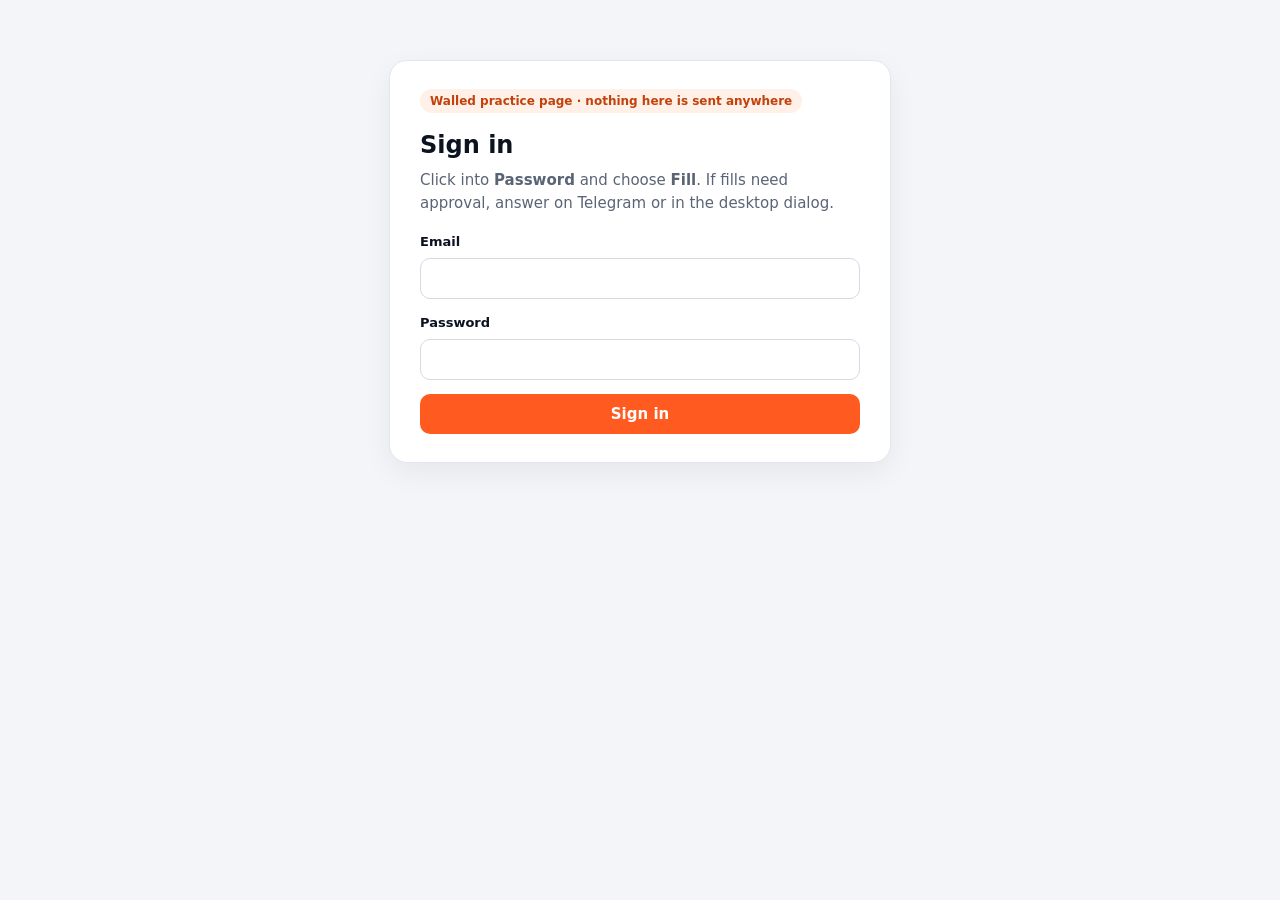
<file: src/walled/practice/login.html>
<!doctype html><html lang="en"><head><meta charset="utf-8"><title>Practice login · Walled</title>
<link rel="stylesheet" href="practice.css"></head>
<body><main class="practice">
<div class="tag">Walled practice page · nothing here is sent anywhere</div>
<h1>Sign in</h1>
<p>Click into <b>Password</b> and choose <b>Fill</b>. If fills need approval, answer on Telegram or in the desktop dialog.</p>
<form action="#">
  <label>Email <input type="email" name="email" autocomplete="username"></label>
  <label>Password <input type="password" name="password" autocomplete="current-password"></label>
  <button type="button">Sign in</button>
</form></main></body></html>
</file>
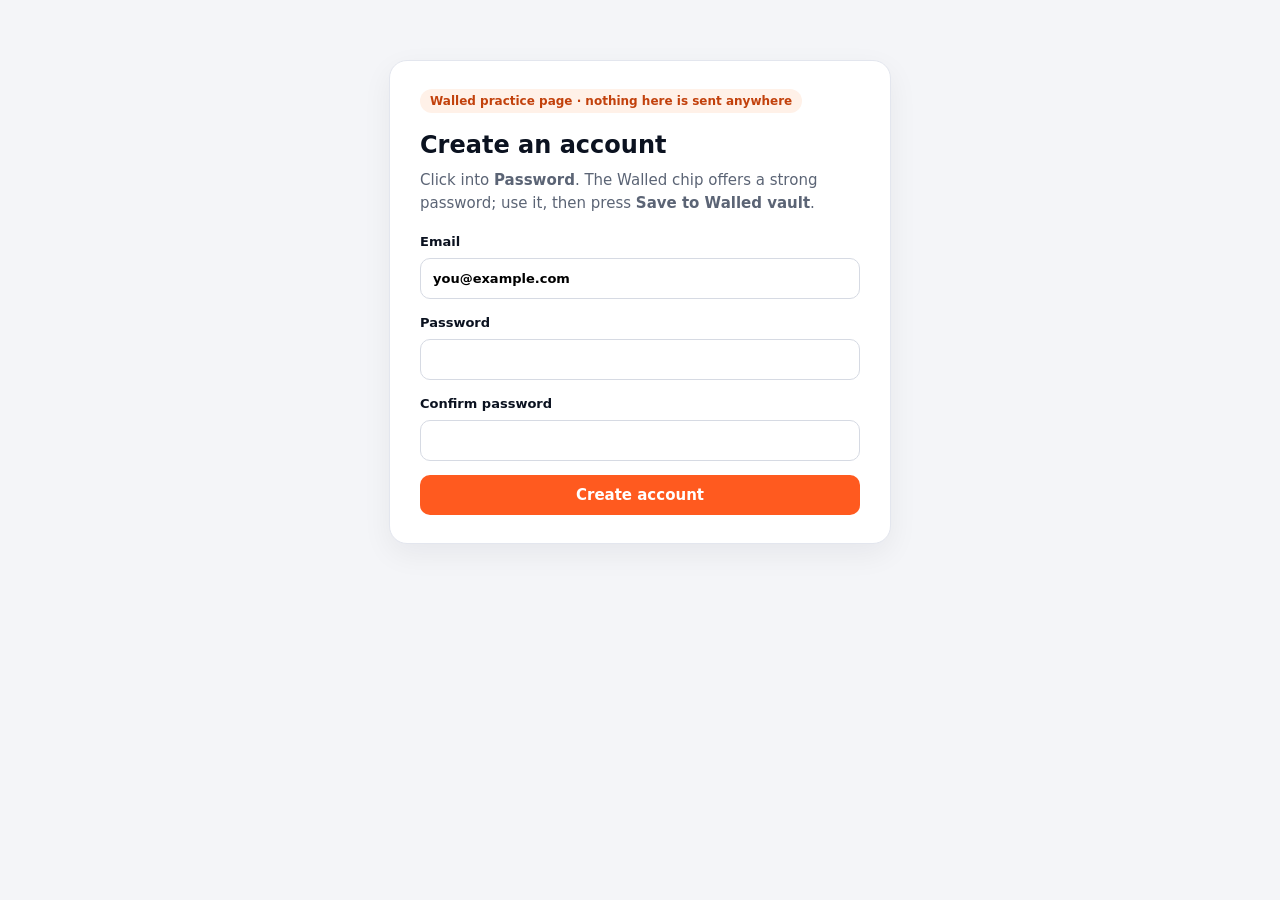
<file: src/walled/practice/signup.html>
<!doctype html><html lang="en"><head><meta charset="utf-8"><title>Practice sign-up · Walled</title>
<link rel="stylesheet" href="practice.css"></head>
<body><main class="practice">
<div class="tag">Walled practice page · nothing here is sent anywhere</div>
<h1>Create an account</h1>
<p>Click into <b>Password</b>. The Walled chip offers a strong password; use it, then press <b>Save to Walled vault</b>.</p>
<form action="#" autocomplete="on">
  <label>Email <input type="email" name="email" value="you@example.com" autocomplete="username"></label>
  <label>Password <input type="password" name="password" autocomplete="new-password"></label>
  <label>Confirm password <input type="password" name="confirm" autocomplete="new-password"></label>
  <button type="button">Create account</button>
</form></main></body></html>
</file>
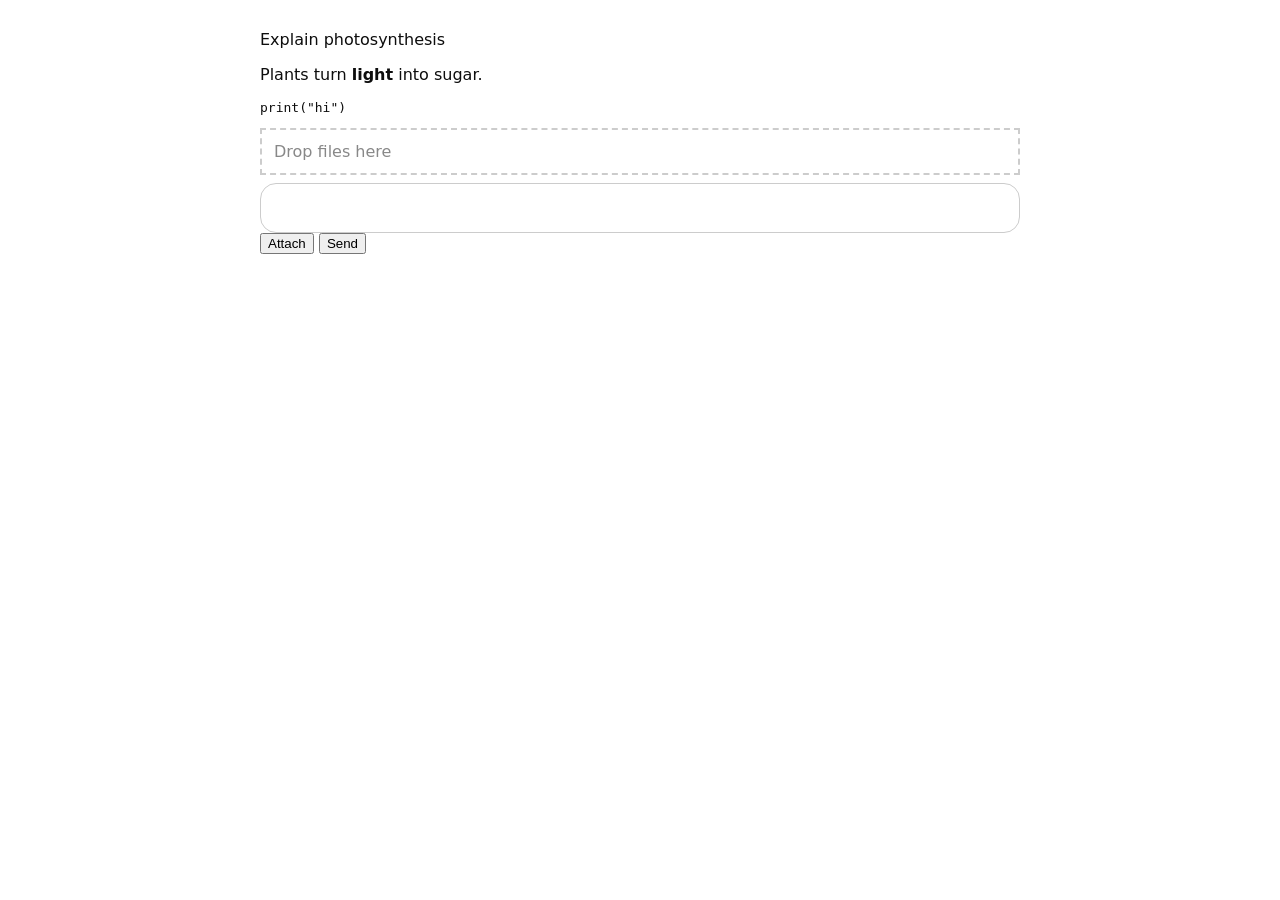
<file: tests/e2e/fixtures/chatgpt.html>
<!doctype html>
<html><head><meta charset="utf-8"><title>ChatGPT (test double)</title>
<style>body{font-family:system-ui;background:#fff;color:#0d0d0d;max-width:760px;margin:30px auto}
.markdown{color:#0d0d0d} #prompt-textarea{border:1px solid #ccc;border-radius:16px;padding:12px;min-height:24px}
#drop{border:2px dashed #ccc;padding:12px;margin:8px 0;color:#888}</style></head>
<body>
<main>
  <div data-message-author-role="user"><div class="whitespace-pre-wrap">Explain photosynthesis</div></div>
  <div data-message-author-role="assistant"><div class="markdown prose"><p id="answer">Plants turn <strong>light</strong> into sugar.</p><pre><code id="code">print("hi")</code></pre></div></div>
</main>
<form id="composer">
  <div id="drop">Drop files here</div>
  <div id="prompt-textarea" class="ProseMirror" contenteditable="true"></div>
  <input type="file" id="upload" multiple hidden>
  <button type="button" id="attach">Attach</button>
  <button type="button" data-testid="send-button" id="send">Send</button>
</form>
<script>
  // Behaves like the real page: Enter or the send button sends, files are uploaded on change/drop/paste.
  window.__log = { sent: [], uploaded: [] };
  const box = document.getElementById("prompt-textarea");
  function send() { const t = box.innerText.trim(); if (!t) return; window.__log.sent.push(t); box.innerText = ""; }
  box.addEventListener("keydown", (e) => { if (e.key === "Enter" && !e.shiftKey) { e.preventDefault(); send(); } });
  document.getElementById("send").addEventListener("click", send);
  document.getElementById("attach").addEventListener("click", () => document.getElementById("upload").click());
  document.getElementById("upload").addEventListener("change", (e) => { for (const f of e.target.files) window.__log.uploaded.push(f.name); });
  const drop = document.getElementById("drop");
  drop.addEventListener("dragover", (e) => e.preventDefault());
  drop.addEventListener("drop", (e) => { e.preventDefault(); for (const f of e.dataTransfer.files) window.__log.uploaded.push("drop:" + f.name); });
  box.addEventListener("paste", (e) => { const fs = [...e.clipboardData.files]; if (fs.length) { e.preventDefault(); fs.forEach(f => window.__log.uploaded.push("paste:" + f.name)); } });
</script>
</body></html>
</file>
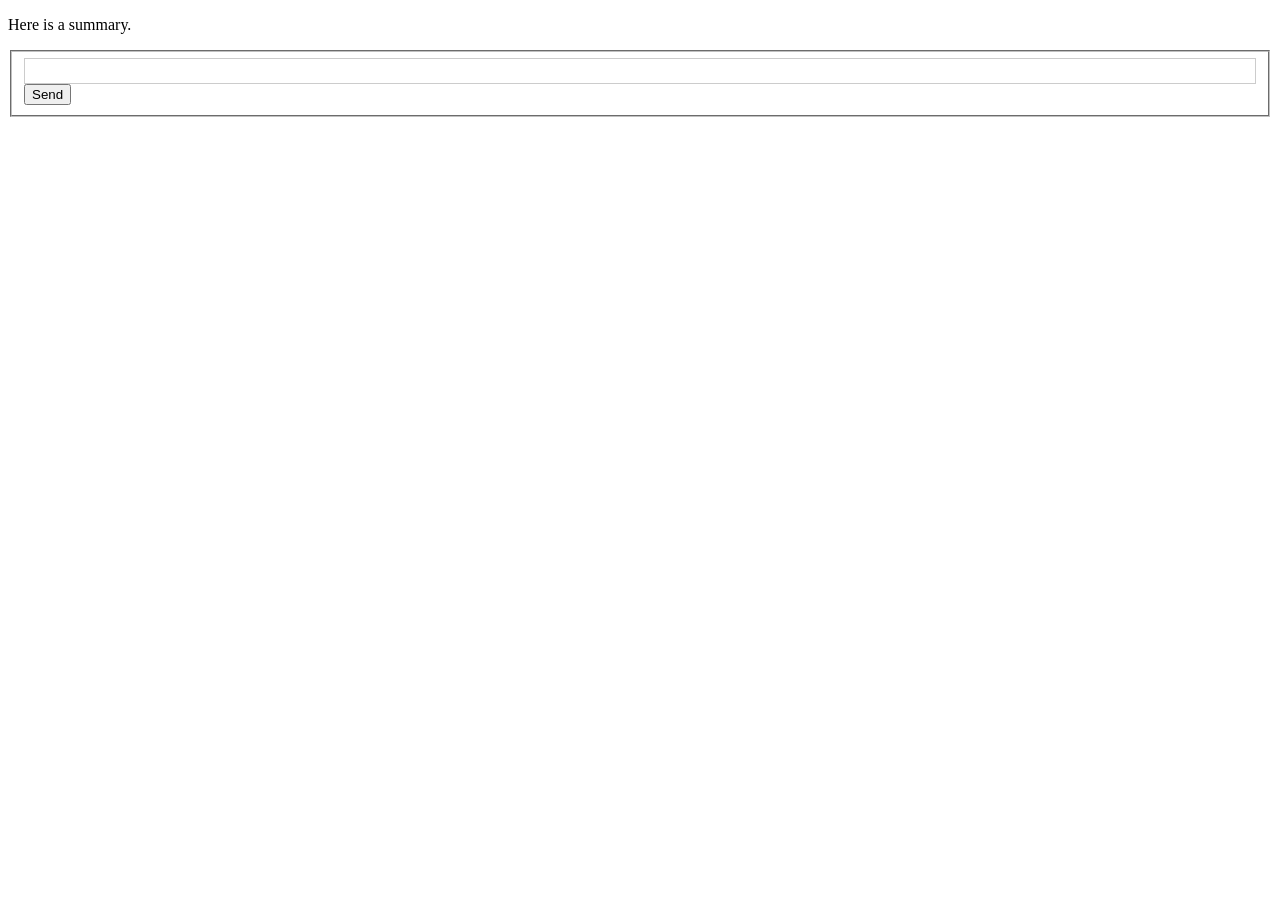
<file: tests/e2e/fixtures/claude.html>
<!doctype html><html><head><meta charset="utf-8"><title>Claude (test double)</title></head>
<body>
<div class="font-claude-message"><p id="answer">Here is a summary.</p></div>
<fieldset>
  <div class="ProseMirror" contenteditable="true" id="composer" style="border:1px solid #ccc;min-height:24px"></div>
  <button aria-label="Send message" id="send">Send</button>
</fieldset>
<script>
  window.__log = { sent: [] };
  const box = document.getElementById("composer");
  const send = () => { const t = box.innerText.trim(); if (t) { window.__log.sent.push(t); box.innerText = ""; } };
  box.addEventListener("keydown", (e) => { if (e.key === "Enter" && !e.shiftKey) { e.preventDefault(); send(); } });
  document.getElementById("send").addEventListener("click", send);
</script>
</body></html>
</file>
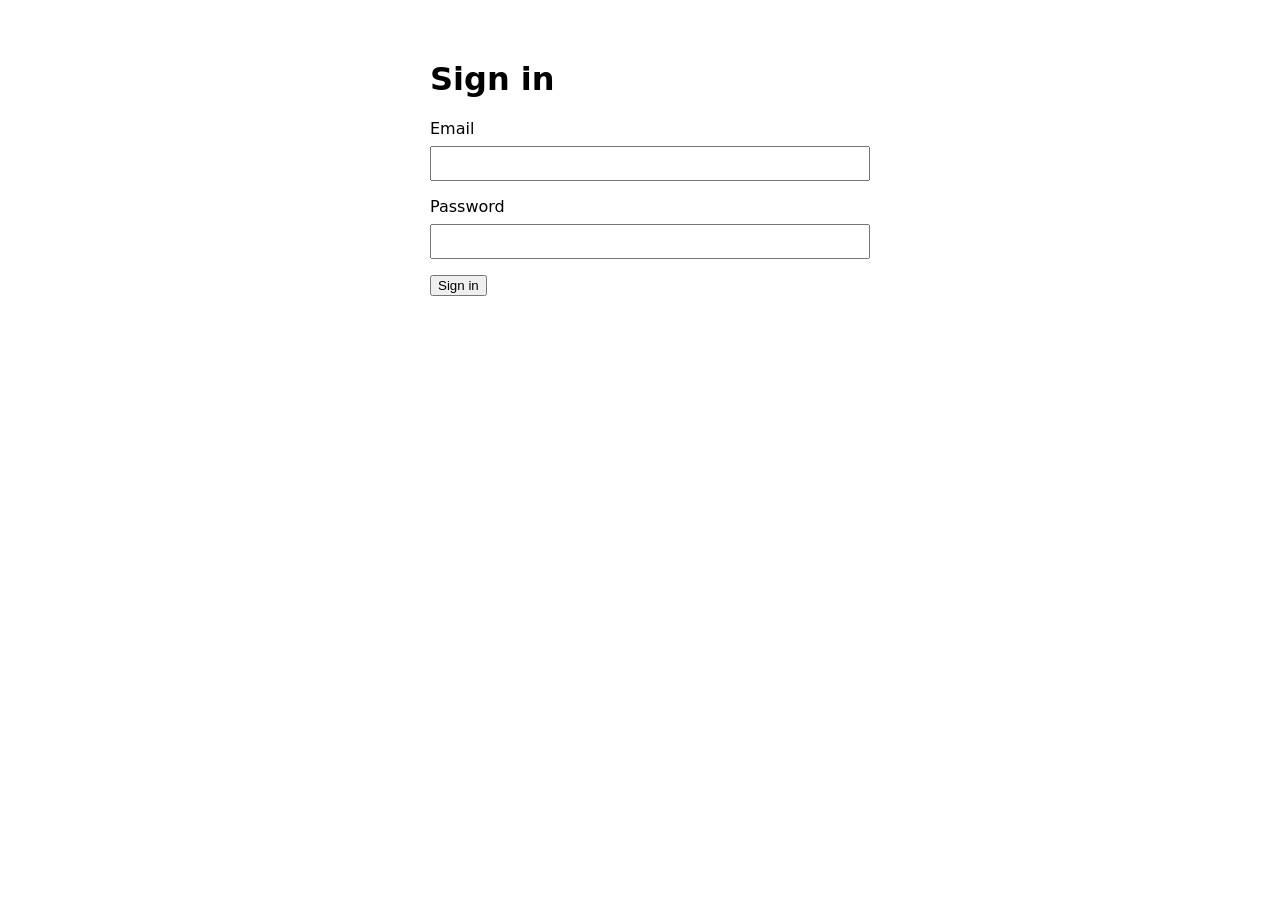
<file: tests/e2e/fixtures/login.html>
<!doctype html><html><head><meta charset="utf-8"><title>Example login</title>
<style>body{font-family:system-ui;max-width:420px;margin:60px auto} input{display:block;width:100%;margin:8px 0 16px;padding:8px}</style></head>
<body><h1>Sign in</h1>
<form id="f" onsubmit="event.preventDefault()">
  <label>Email <input id="email" type="email" name="email" autocomplete="username"></label>
  <label>Password <input id="pw" type="password" name="password" autocomplete="current-password"></label>
  <button>Sign in</button>
</form></body></html>
</file>
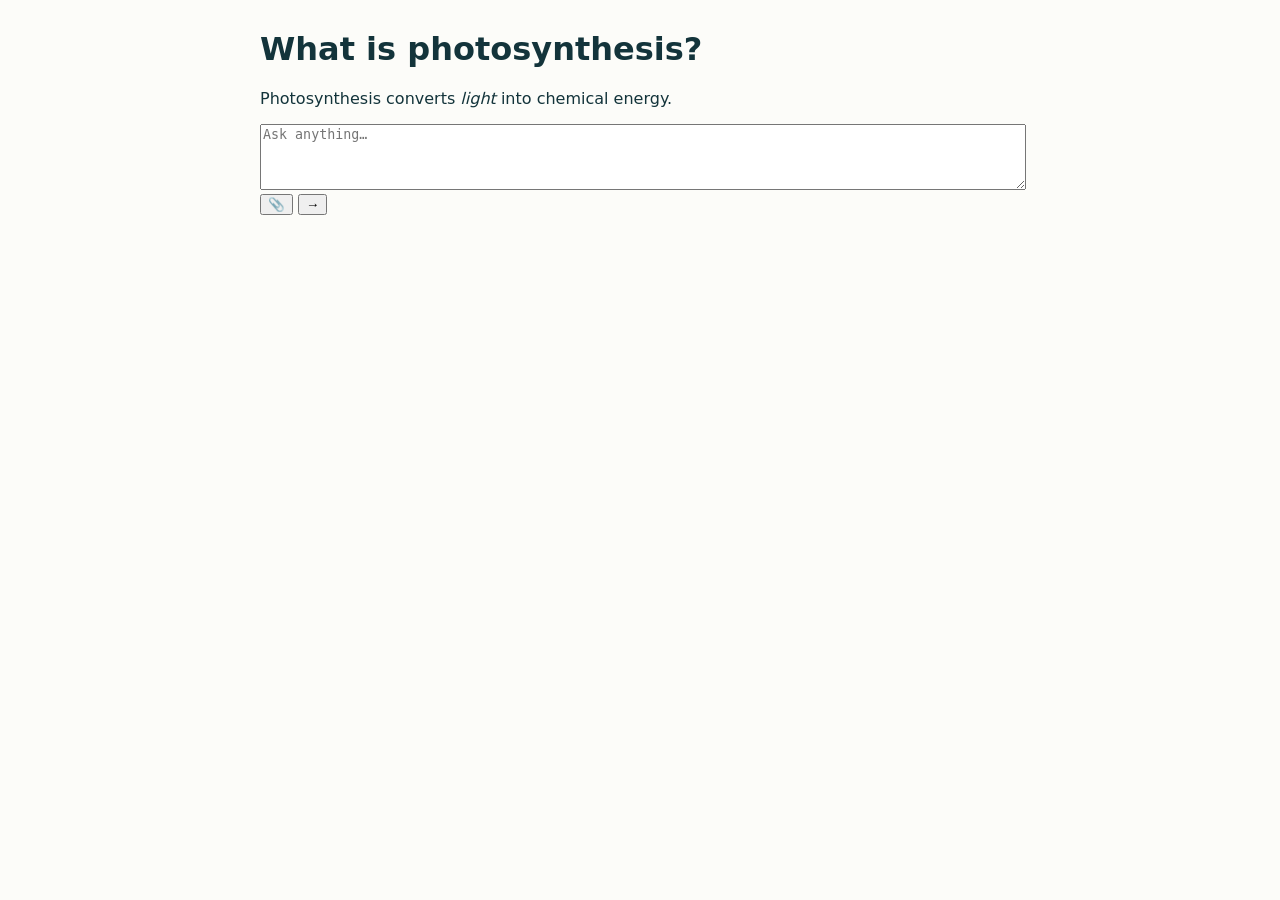
<file: tests/e2e/fixtures/perplexity.html>
<!doctype html>
<html><head><meta charset="utf-8"><title>Perplexity (test double)</title>
<style>body{font-family:system-ui;background:#fcfcf9;color:#13343b;max-width:760px;margin:30px auto} textarea{width:100%;height:60px}</style></head>
<body>
<h1 class="query">What is photosynthesis?</h1>
<div id="markdown-content-0" class="prose"><p id="answer">Photosynthesis converts <em>light</em> into chemical energy.</p></div>
<div>
  <textarea id="ask-input" placeholder="Ask anything…"></textarea>
  <input type="file" id="upload" multiple style="display:none">
  <button aria-label="Attach" id="attach">📎</button>
  <button aria-label="Submit" id="send">→</button>
</div>
<script>
  window.__log = { sent: [], uploaded: [] };
  const box = document.getElementById("ask-input");
  function send() { const t = box.value.trim(); if (!t) return; window.__log.sent.push(t); box.value = ""; }
  box.addEventListener("keydown", (e) => { if (e.key === "Enter" && !e.shiftKey) { e.preventDefault(); send(); } });
  document.getElementById("send").addEventListener("click", send);
  // Like many upload libraries: a detached input created on demand.
  document.getElementById("attach").addEventListener("click", () => {
    const input = document.createElement("input");
    input.type = "file"; input.multiple = true; input.id = "detached-upload";
    input.addEventListener("change", () => { for (const f of input.files) window.__log.uploaded.push(f.name); });
    window.__detached = input;
    input.click();
  });
  document.getElementById("upload").addEventListener("change", (e) => { for (const f of e.target.files) window.__log.uploaded.push(f.name); });
</script>
</body></html>
</file>
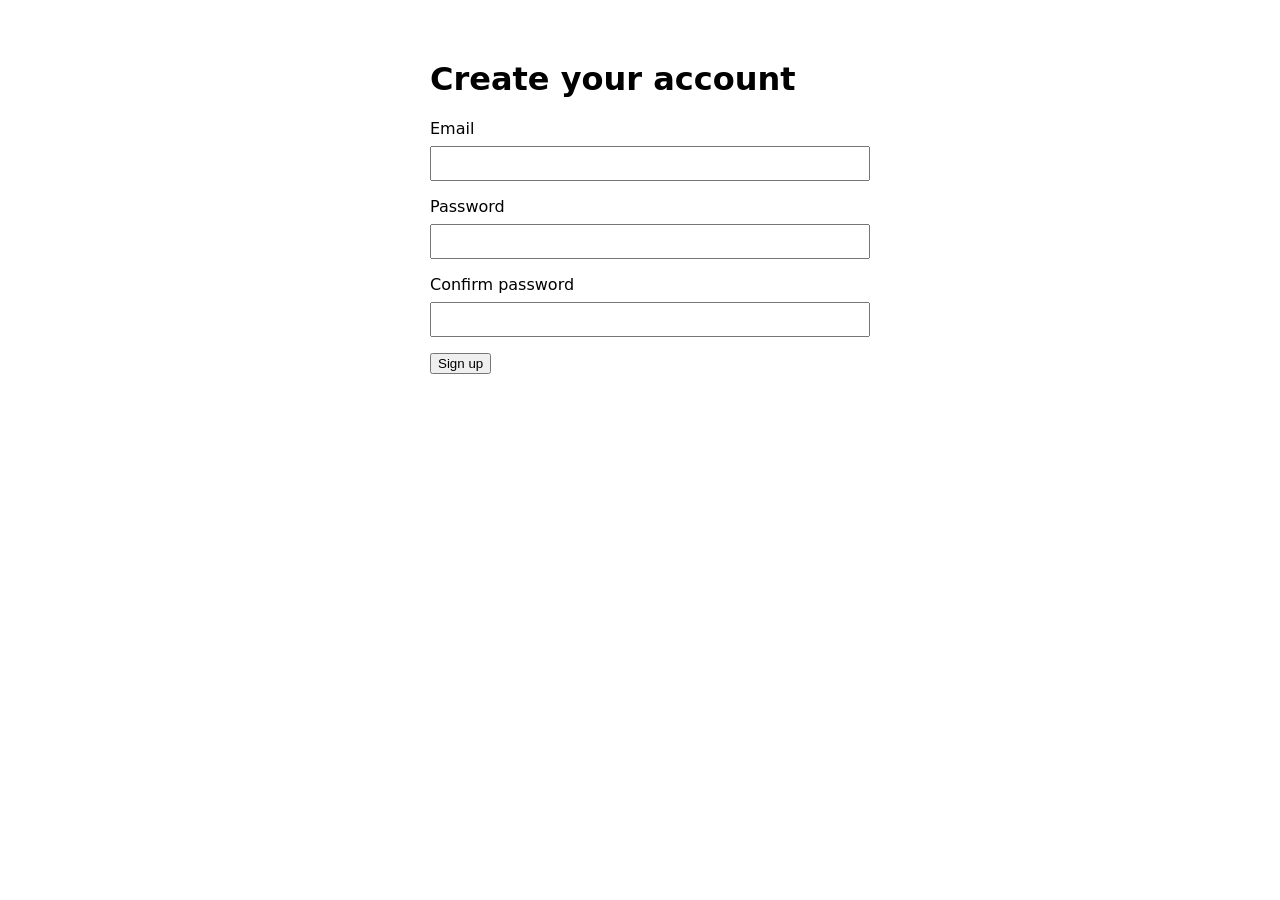
<file: tests/e2e/fixtures/signup.html>
<!doctype html><html><head><meta charset="utf-8"><title>Create account</title>
<style>body{font-family:system-ui;max-width:420px;margin:60px auto} input{display:block;width:100%;margin:8px 0 16px;padding:8px}</style></head>
<body><h1>Create your account</h1>
<form id="f" onsubmit="event.preventDefault()">
  <label>Email <input id="email" type="email" name="email"></label>
  <label>Password <input id="pw1" type="password" autocomplete="new-password"></label>
  <label>Confirm password <input id="pw2" type="password" autocomplete="new-password"></label>
  <button>Sign up</button>
</form></body></html>
</file>
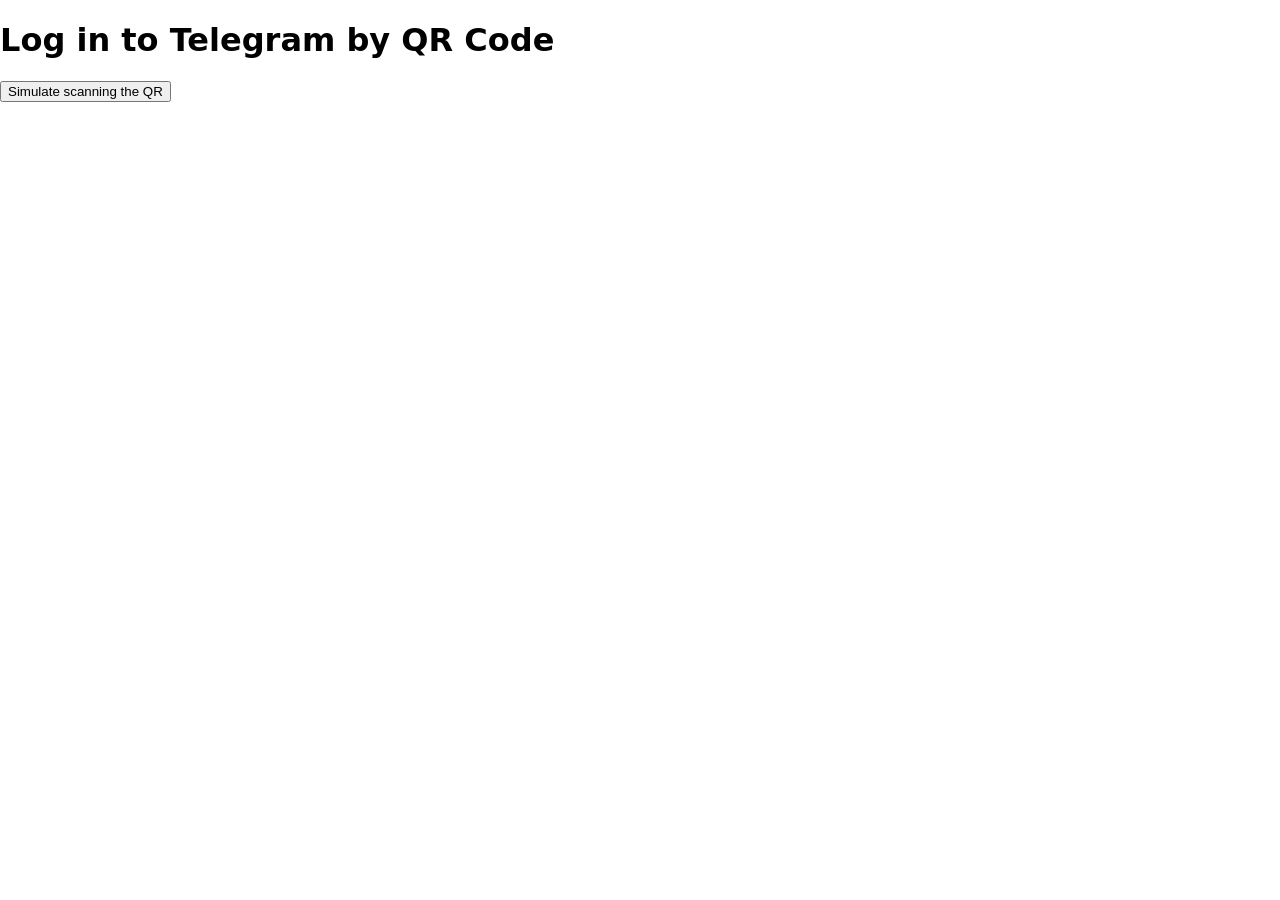
<file: tests/e2e/fixtures/telegram.html>
<!doctype html><html><head><meta charset="utf-8"><title>Telegram Web (test double)</title>
<style>body{font-family:system-ui;margin:0;display:flex;height:100vh} #column-left{width:260px;border-right:1px solid #ddd}
#chat{flex:1;display:flex;flex-direction:column} .bubbles{flex:1;overflow:auto;padding:10px}
.bubble{margin:6px;padding:8px;border-radius:8px;max-width:70%} .is-in{background:#eee} .is-out{background:#cfe9ba;margin-left:auto}
.input-message-input{border:1px solid #ccc;min-height:24px;padding:8px;margin:8px}</style></head>
<body>
<script>
  // Behaves like web.telegram.org/k: a login screen until "logged in", then a chat with BotFather.
  window.__sent = [];
  const logged = localStorage.getItem("tg-logged") === "1";
  if (!logged) {
    document.body.innerHTML = '<div id="auth-pages"><h1>Log in to Telegram by QR Code</h1><button id="fake-login">Simulate scanning the QR</button></div>';
    document.getElementById("fake-login").onclick = () => { localStorage.setItem("tg-logged", "1"); location.reload(); };
  } else {
    document.body.innerHTML = '<div id="column-left" class="chatlist"><div>Chats</div></div><div id="chat"><div class="top"><span class="peer-title">BotFather</span></div><div class="bubbles"></div><div class="input-message-input" contenteditable="true"></div><button class="btn-send">Send</button></div>';
    const bubbles = document.querySelector(".bubbles");
    const add = (cls, text) => { const b = document.createElement("div"); b.className = "bubble " + cls; const m = document.createElement("div"); m.className = "message"; m.textContent = text; b.append(m); bubbles.append(b); };
    const replies = {
      newbot: "Alright, a new bot. How are we going to call it? Please choose a name for your bot.",
      name: "Good. Now let's choose a username for your bot. It must end in `bot`.",
      username: "Done! Congratulations on your new bot. Use this token to access the HTTP API:\n123456789:AAH" + "x".repeat(32) + "\nKeep your token secure.",
    };
    let step = 0;
    document.querySelector(".btn-send").onclick = () => {
      const box = document.querySelector(".input-message-input");
      const text = box.textContent.trim();
      if (!text) return;
      window.__sent.push(text); add("is-out", text); box.textContent = "";
      setTimeout(() => {
        if (text === "/newbot") { add("is-in", replies.newbot); step = 1; }
        else if (text === "/help") add("is-in", "I can help you create and manage Telegram bots.");
        else if (step === 1) { add("is-in", replies.name); step = 2; }
        else if (step === 2) { add("is-in", replies.username); step = 3; }
      }, 150);
    };
  }
</script>
</body></html>
</file>
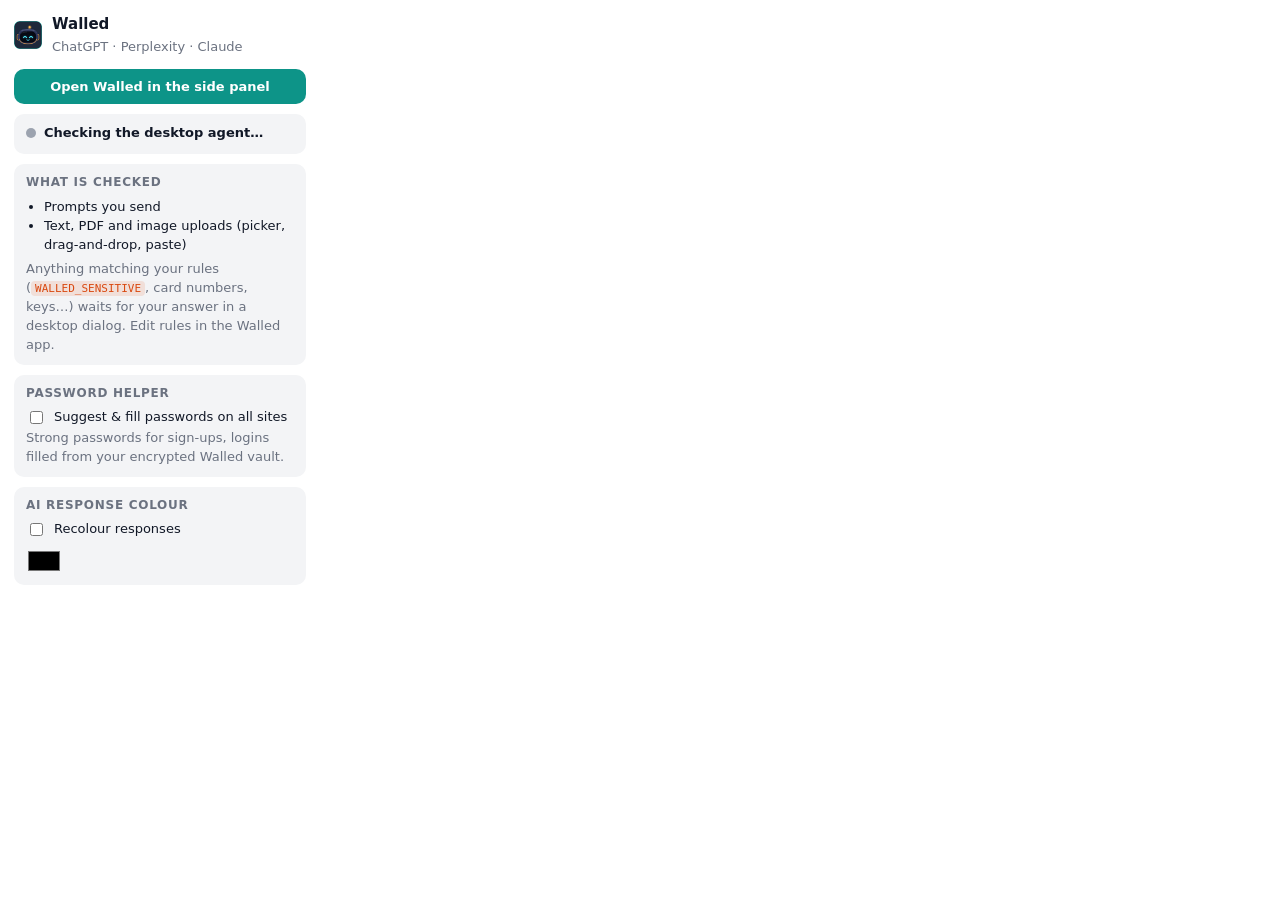
<file: src/walled/extension/popup/popup.html>
<!doctype html>
<html lang="en">
<head>
  <meta charset="utf-8">
  <title>Walled</title>
  <link rel="stylesheet" href="popup.css">
</head>
<body>
  <header>
    <img src="../icons/48.png" alt="" width="28" height="28">
    <div>
      <h1>Walled</h1>
      <p class="sub">ChatGPT · Perplexity · Claude</p>
    </div>
  </header>

  <button id="panel" class="panel-btn">Open Walled in the side panel</button>

  <section class="card" id="agent">
    <div class="row"><span class="dot" id="dot"></span><strong id="agent-title">Checking the desktop agent…</strong></div>
    <p class="muted" id="agent-detail"></p>
  </section>

  <section class="card">
    <h2>What is checked</h2>
    <ul>
      <li>Prompts you send</li>
      <li>Text, PDF and image uploads (picker, drag-and-drop, paste)</li>
    </ul>
    <p class="muted">Anything matching your rules (<code>WALLED_SENSITIVE</code>, card numbers, keys…) waits for your answer in a desktop dialog. Edit rules in the Walled app.</p>
  </section>

  <section class="card">
    <h2>Password helper</h2>
    <label class="row switch"><input type="checkbox" id="pwhelper"> <span>Suggest &amp; fill passwords on all sites</span></label>
    <p class="muted" id="pw-detail">Strong passwords for sign-ups, logins filled from your encrypted Walled vault.</p>
  </section>

  <section class="card">
    <h2>AI response colour</h2>
    <label class="row switch"><input type="checkbox" id="recolor"> <span>Recolour responses</span></label>
    <div class="row">
      <input type="color" id="color" aria-label="Response colour">
      <div class="swatches" id="swatches"></div>
    </div>
  </section>

  <script src="popup.js"></script>
</body>
</html>
</file>
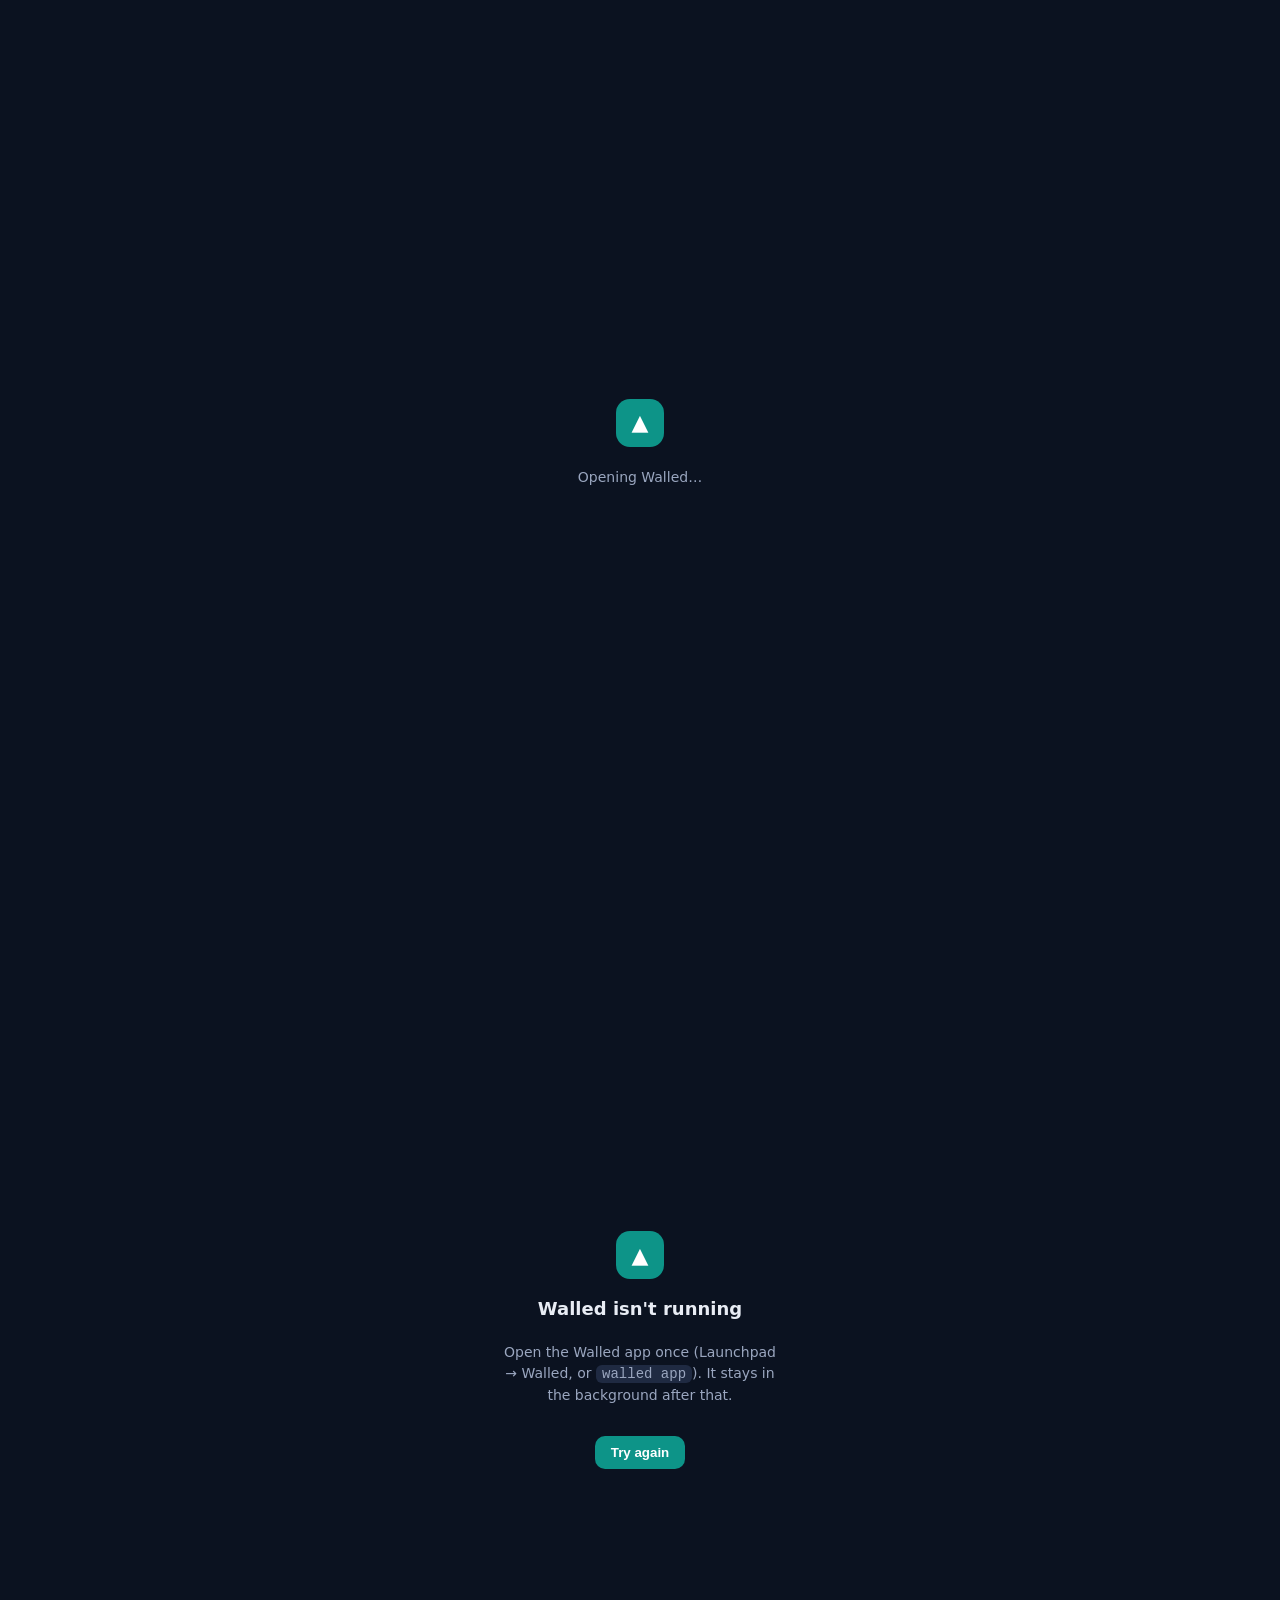
<file: src/walled/extension/sidepanel/sidepanel.html>
<!doctype html>
<html lang="en">
<head>
  <meta charset="utf-8">
  <title>Walled</title>
  <link rel="stylesheet" href="sidepanel.css">
</head>
<body>
  <div id="loading" class="center">
    <div class="logo">▲</div>
    <p>Opening Walled…</p>
  </div>
  <div id="offline" class="center" hidden>
    <div class="logo">▲</div>
    <h1>Walled isn't running</h1>
    <p>Open the Walled app once (Launchpad → Walled, or <code>walled app</code>). It stays in the background after that.</p>
    <button id="retry">Try again</button>
  </div>
  <iframe id="app" title="Walled" hidden></iframe>
  <script src="sidepanel.js"></script>
</body>
</html>
</file>
<file: src/walled/practice/practice.css>
body{margin:0;font:15px/1.5 Inter,system-ui,-apple-system,"Segoe UI",sans-serif;background:#f4f5f8;color:#0b1220}
.practice{max-width:440px;margin:60px auto;background:#fff;border:1px solid #e3e6ee;border-radius:18px;padding:28px 30px;box-shadow:0 10px 30px rgba(11,18,32,.06)}
.tag{display:inline-block;font-size:12px;font-weight:600;color:#c2410c;background:#fff1e8;border-radius:99px;padding:3px 10px;margin-bottom:10px}
h1{margin:4px 0 6px;font-size:24px} p{color:#5b6475;margin:0 0 18px}
label{display:block;font-weight:600;font-size:13px;margin-bottom:14px}
input{display:block;width:100%;box-sizing:border-box;margin-top:6px;padding:10px 12px;border:1px solid #d6dae3;border-radius:10px;font:inherit}
button{width:100%;padding:11px;border:0;border-radius:10px;background:#ff5a1f;color:#fff;font:600 15px system-ui;cursor:pointer}
</file>
<file: src/walled/extension/popup/popup.css>
:root { color-scheme: light dark; --bg:#fff; --fg:#111827; --muted:#6b7280; --card:#f3f4f6; --accent:#d9480f; }
@media (prefers-color-scheme: dark) { :root { --bg:#0b0f17; --fg:#e5e7eb; --muted:#9ca3af; --card:#161b26; } }
* { box-sizing: border-box; }
body { width: 320px; margin: 0; padding: 14px; font: 13px/1.45 system-ui, -apple-system, "Segoe UI", sans-serif; background: var(--bg); color: var(--fg); }
header { display: flex; gap: 10px; align-items: center; margin-bottom: 12px; }
h1 { font-size: 15px; margin: 0; }
h2 { font-size: 12px; margin: 0 0 6px; text-transform: uppercase; letter-spacing: .06em; color: var(--muted); }
.sub, .muted { color: var(--muted); margin: 2px 0 0; }
.card { background: var(--card); border-radius: 10px; padding: 10px 12px; margin-bottom: 10px; }
ul { margin: 0 0 6px; padding-left: 18px; }
code { font-size: 11px; background: rgba(217,72,15,.12); color: var(--accent); padding: 1px 4px; border-radius: 4px; }
.row { display: flex; align-items: center; gap: 8px; }
.row + .row { margin-top: 8px; }
.dot { width: 10px; height: 10px; border-radius: 50%; background: #9ca3af; flex: none; }
.dot.ok { background: #16a34a; } .dot.bad { background: #dc2626; } .dot.warn { background: #f59e0b; }
input[type=color] { width: 36px; height: 28px; padding: 0; border: none; background: none; cursor: pointer; }
.swatches { display: flex; gap: 6px; }
.swatches button { width: 22px; height: 22px; border-radius: 50%; border: 2px solid transparent; cursor: pointer; }
.swatches button[aria-pressed=true] { border-color: var(--fg); }
.switch { cursor: pointer; }

.panel-btn { width: 100%; margin: 0 0 10px; padding: 10px; border: 0; border-radius: 10px; font: 700 13px system-ui; color: #fff; cursor: pointer;
             background: #0d9488;  }
.panel-btn:hover { filter: brightness(1.05); }
</file>
<file: src/walled/extension/sidepanel/sidepanel.css>
html, body { margin: 0; height: 100%; background: #0b1220; color: #e8ecf4; font: 14px/1.5 Inter, system-ui, -apple-system, "Segoe UI", sans-serif; }
iframe { border: 0; width: 100%; height: 100vh; display: block; background: #f4f5f8; }
.center { height: 100vh; display: flex; flex-direction: column; align-items: center; justify-content: center; text-align: center; padding: 24px; box-sizing: border-box; gap: 6px; }
.logo { width: 48px; height: 48px; border-radius: 14px; display: grid; place-items: center; color: #fff; font-size: 22px; background: #0d9488; animation: pulse 1.6s ease-in-out infinite; }
h1 { font-size: 18px; margin: 10px 0 0; } p { color: #9aa6bf; max-width: 280px; }
code { background: #1f2a42; padding: 1px 6px; border-radius: 6px; }
button { margin-top: 10px; border: 0; border-radius: 10px; padding: 9px 16px; background: #0d9488; color: #fff; font-weight: 700; cursor: pointer; }
@keyframes pulse { 50% { transform: scale(.94); opacity: .8; } }
</file>
